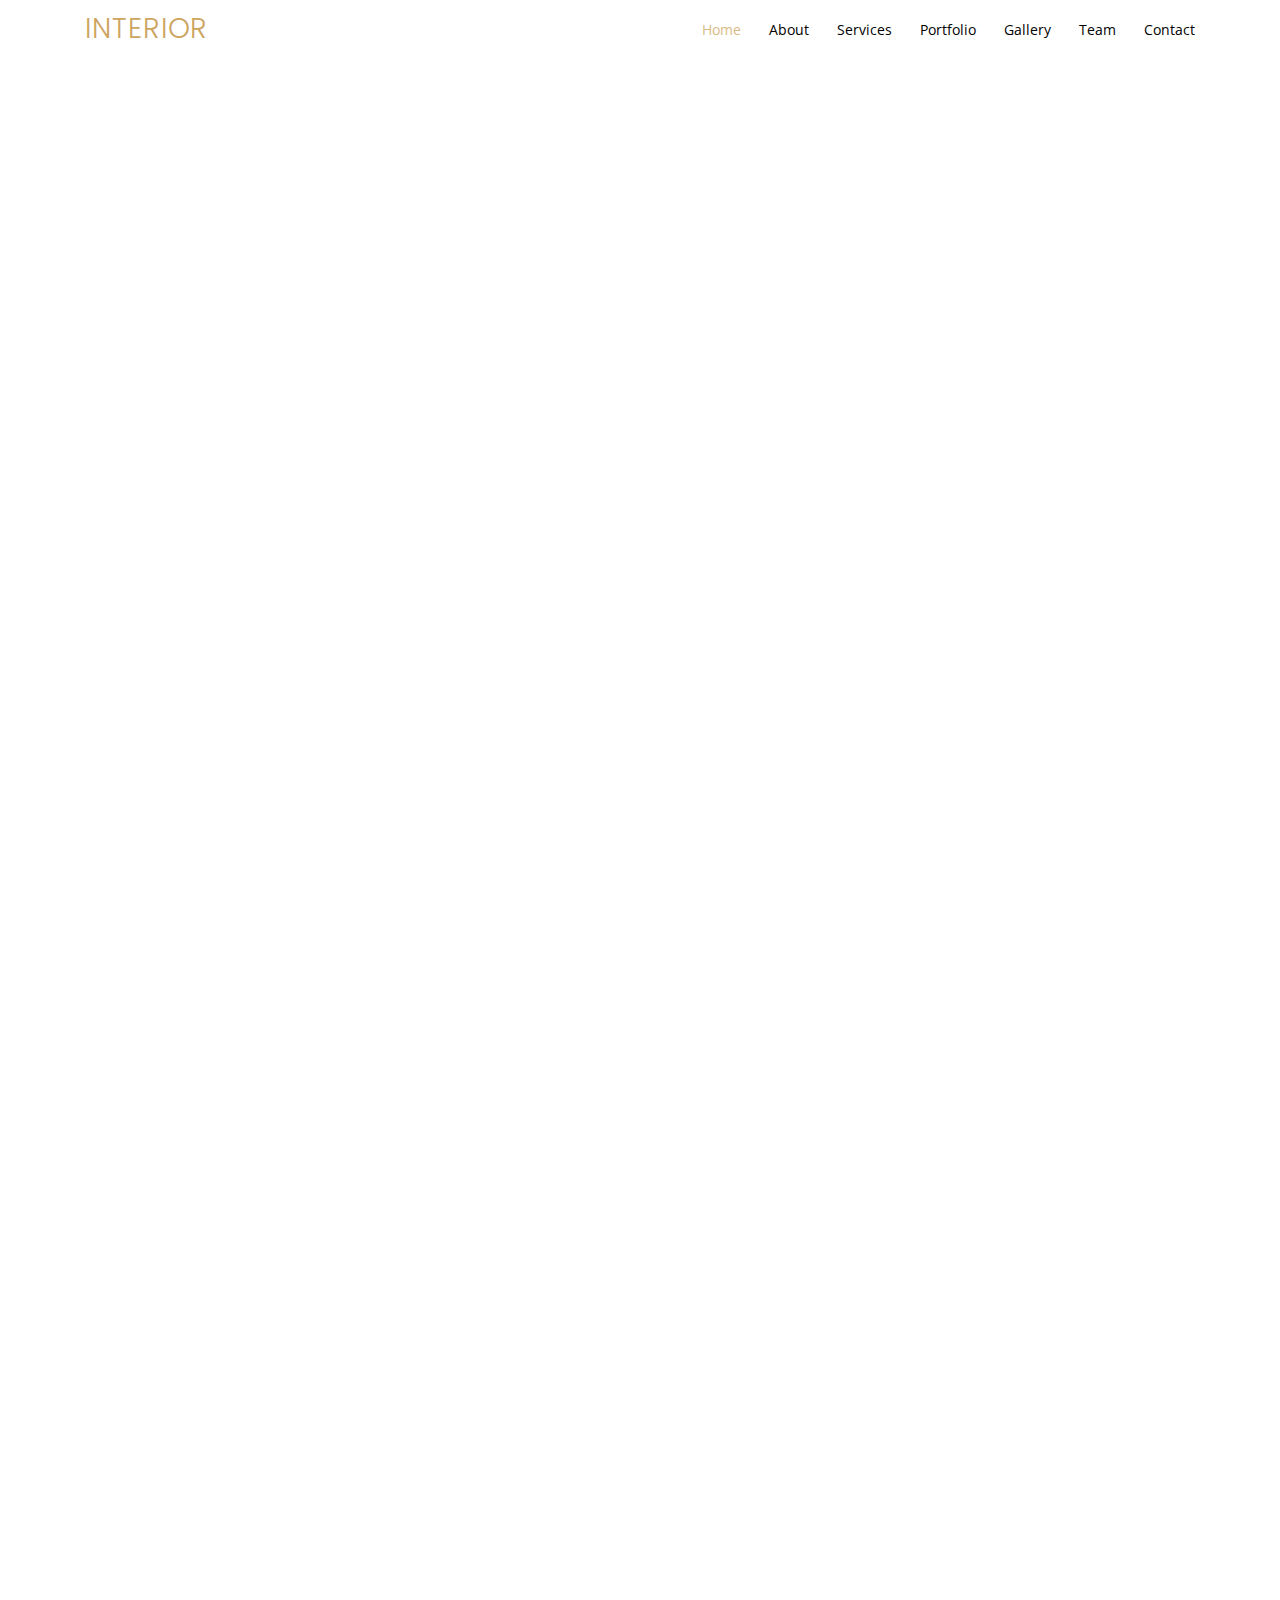
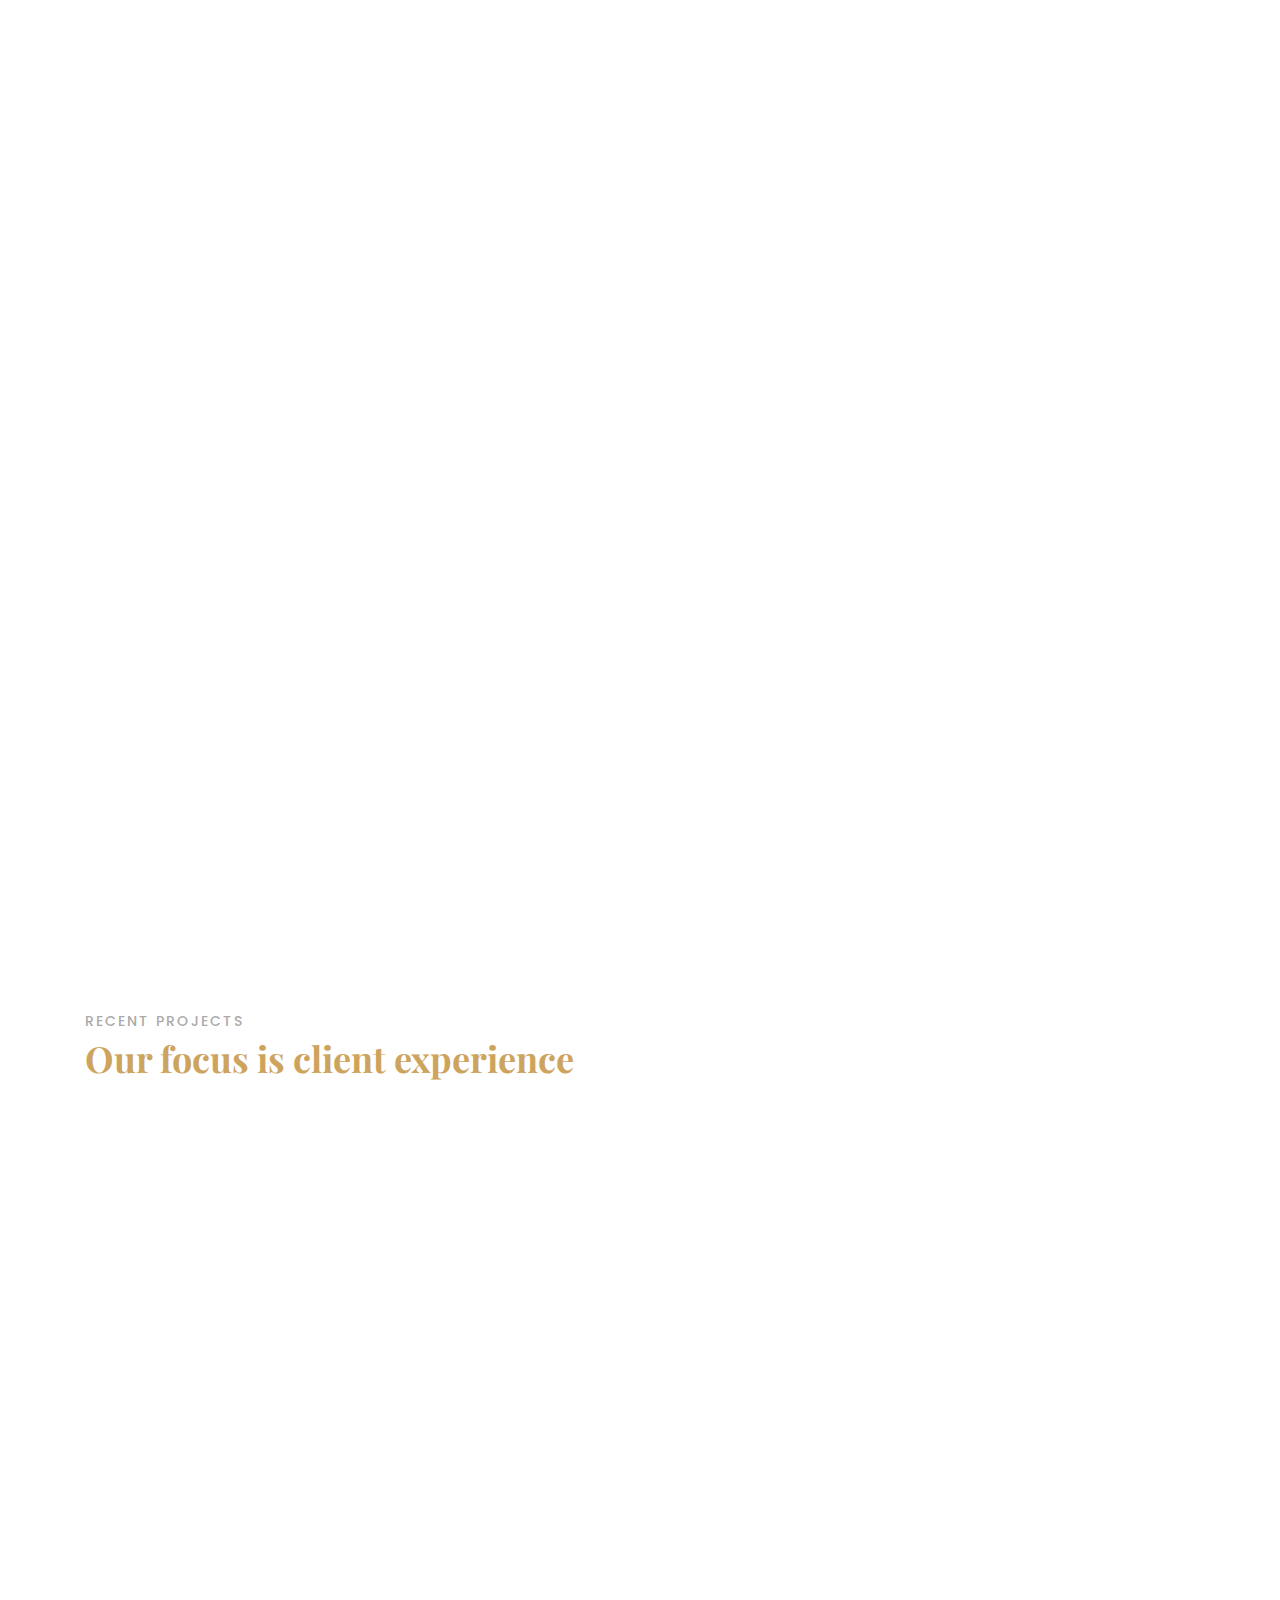
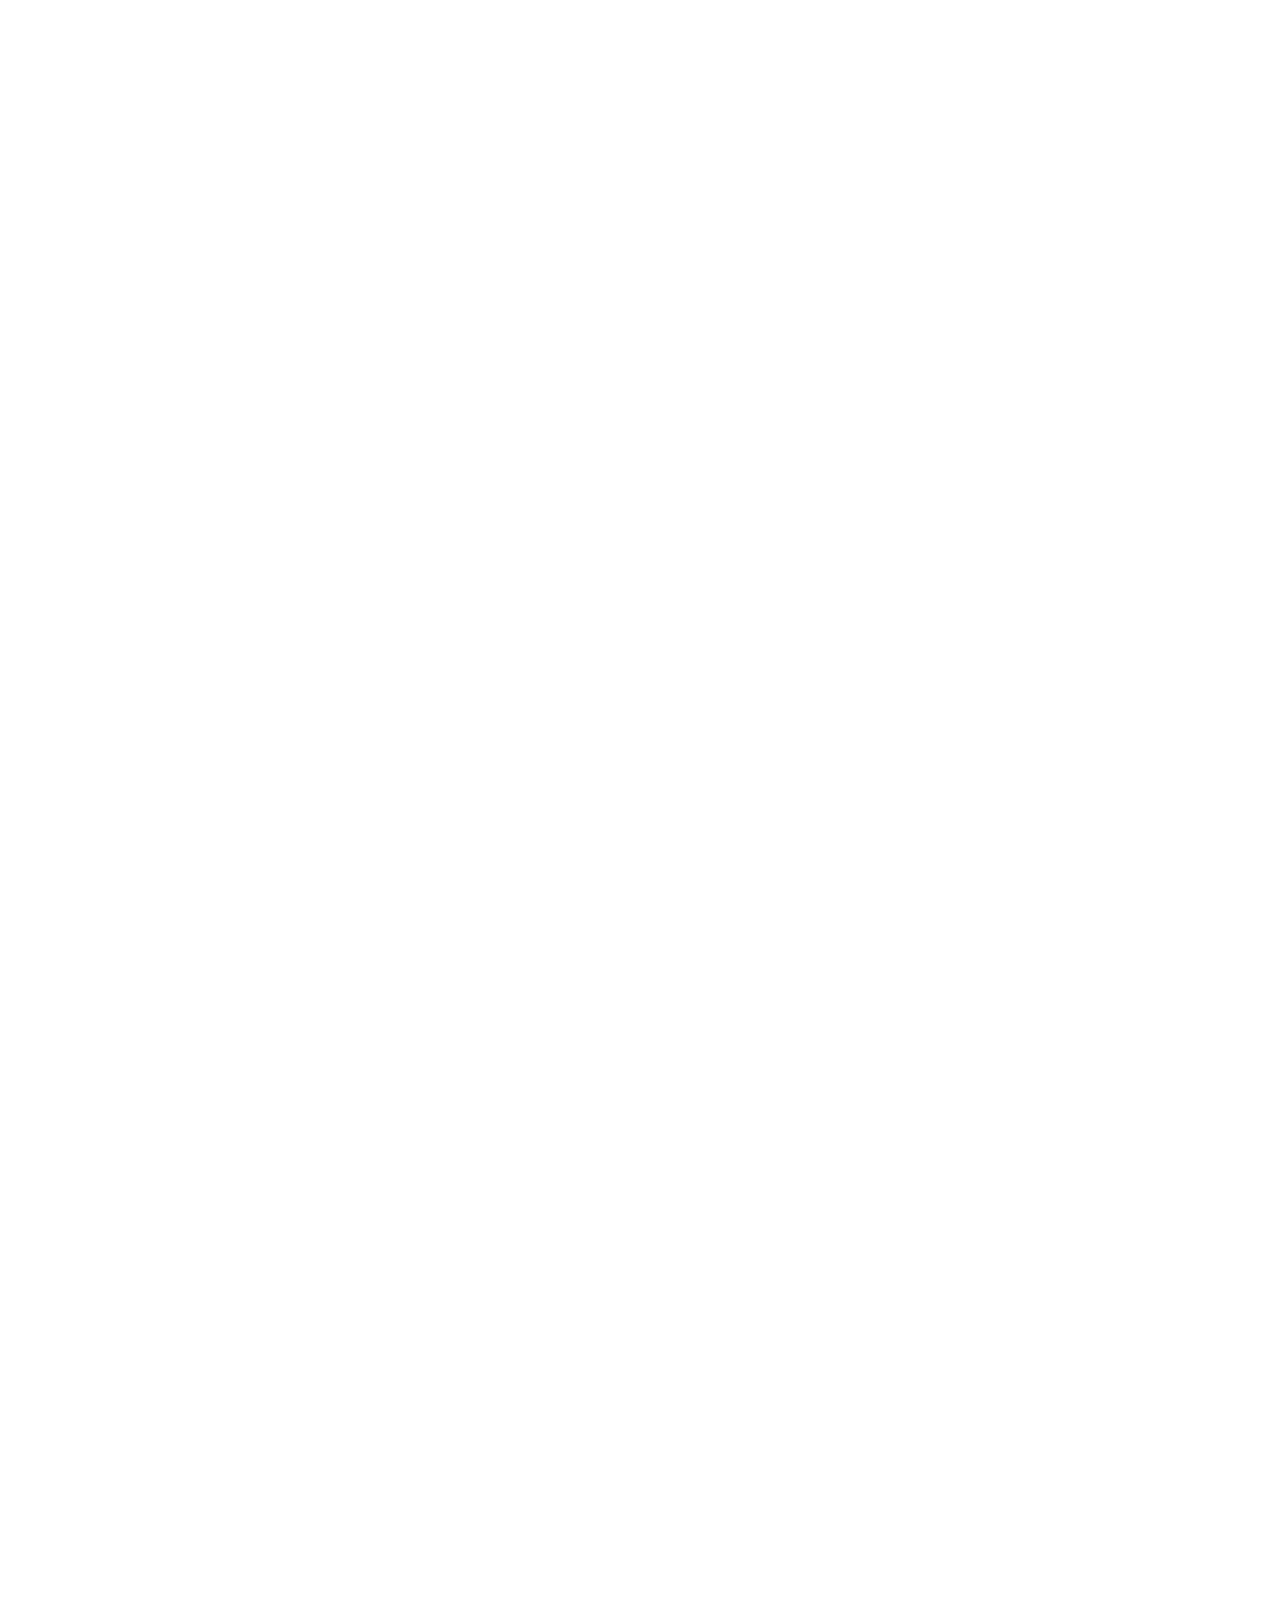
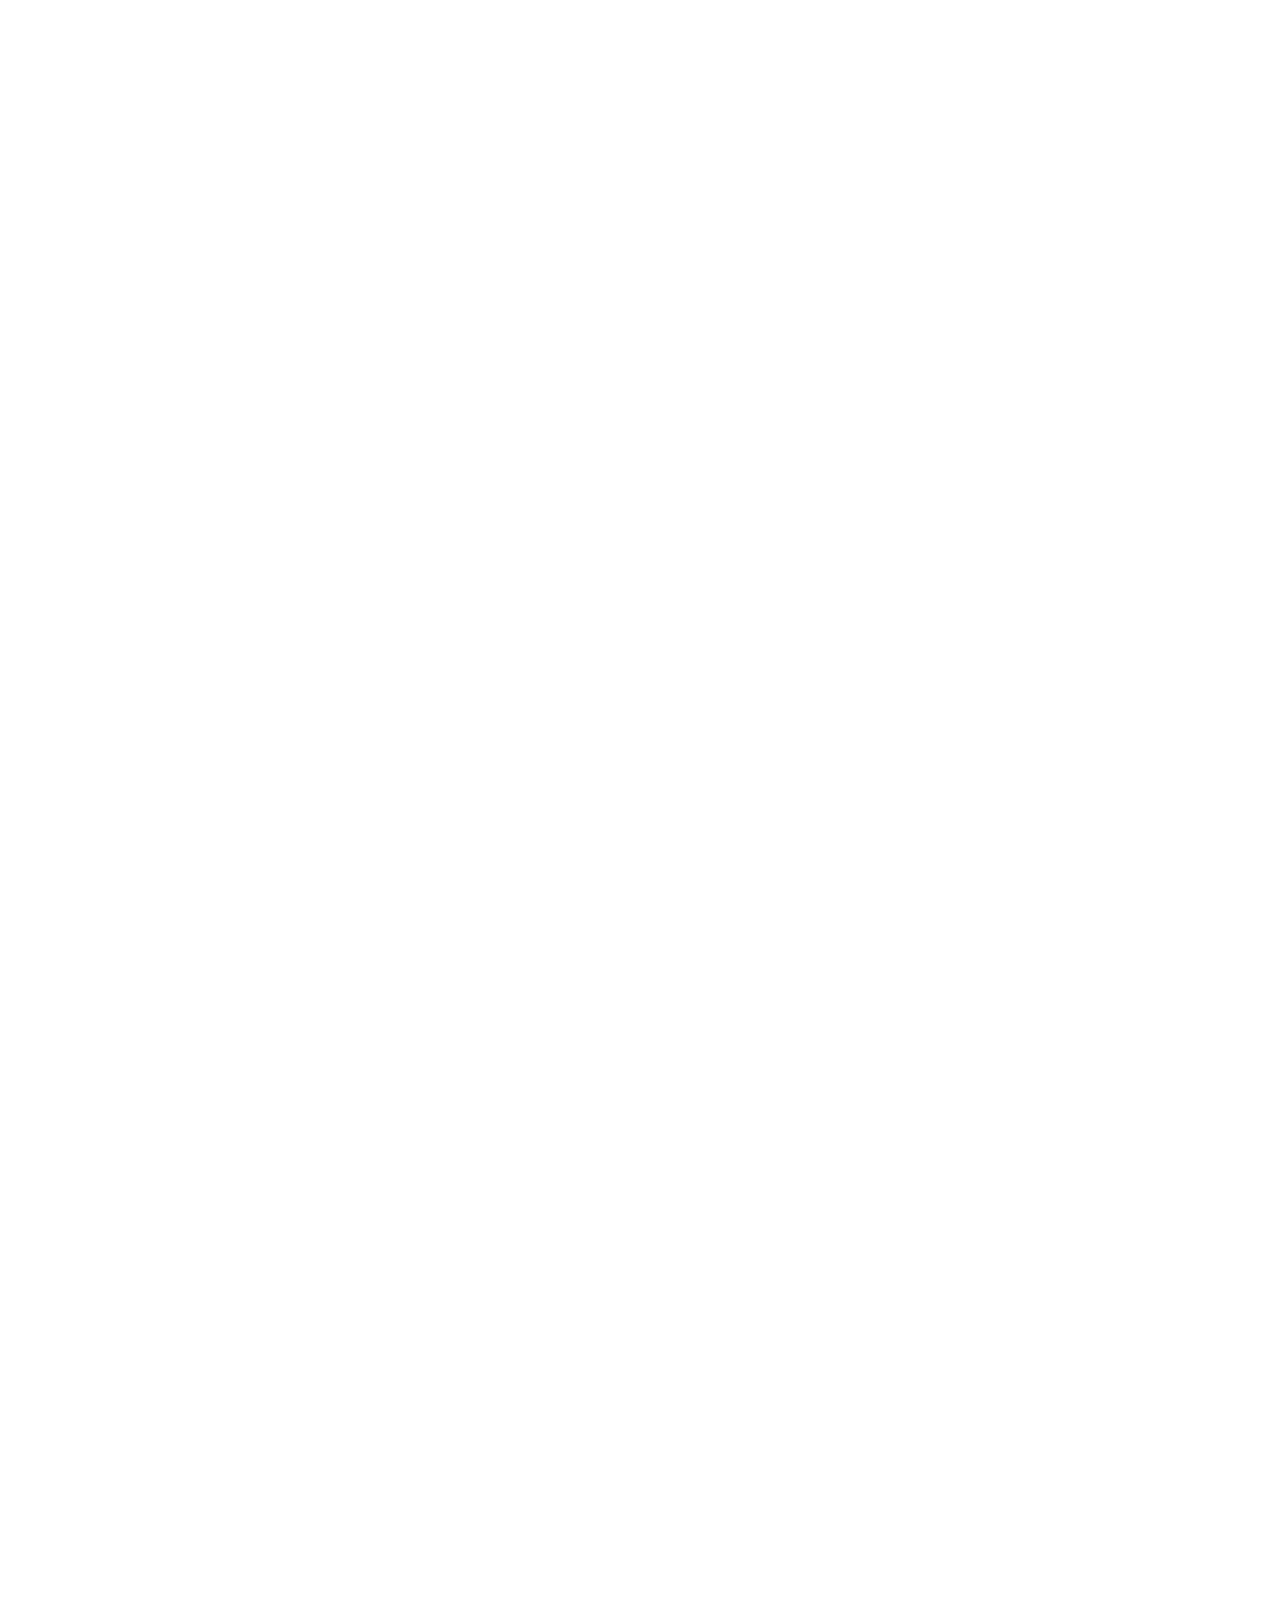
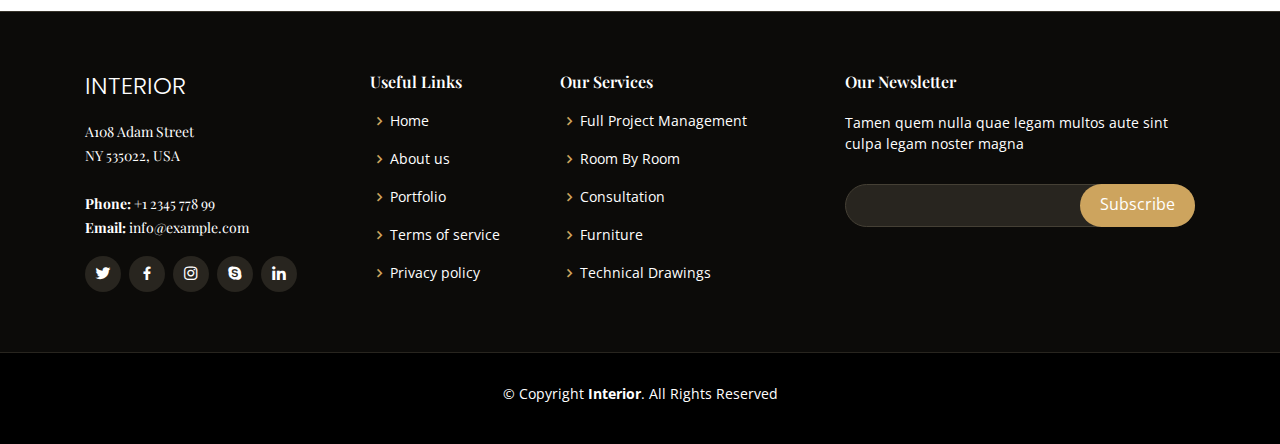
<file: index.html>
<!DOCTYPE html>
<html lang="en">

<head>
  <meta charset="utf-8">
  <meta content="width=device-width, initial-scale=1.0" name="viewport">

  <title>Interior</title>
  <meta content="" name="descriptison">
  <meta content="" name="keywords">

  <!-- Favicons -->
  <link href="assets/img/favicon.png" rel="icon">
  <link href="assets/img/apple-touch-icon.png" rel="apple-touch-icon">

  <!-- Google Fonts -->
  <link href="https://fonts.googleapis.com/css?family=Open+Sans:300,300i,400,400i,600,600i,700,700i|Playfair+Display:ital,wght@0,400;0,500;0,600;0,700;1,400;1,500;1,600;1,700|Poppins:300,300i,400,400i,500,500i,600,600i,700,700i" rel="stylesheet">

  <!-- Vendor CSS Files -->
  <link href="assets/vendor/bootstrap/css/bootstrap.min.css" rel="stylesheet">
  <link href="assets/vendor/icofont/icofont.min.css" rel="stylesheet">
  <link href="assets/vendor/boxicons/css/boxicons.min.css" rel="stylesheet">
  <link href="assets/vendor/animate.css/animate.min.css" rel="stylesheet">
  <link href="assets/vendor/owl.carousel/assets/owl.carousel.min.css" rel="stylesheet">
  <link href="assets/vendor/venobox/venobox.css" rel="stylesheet">
  <link href="assets/vendor/aos/aos.css" rel="stylesheet">

  <!-- Template Main CSS File -->
  <link href="assets/css/style.css" rel="stylesheet">

  <!-- =======================================================
  * Template Name: Restaurantly - v1.1.0
  * Template URL: https://bootstrapmade.com/restaurantly-restaurant-template/
  * Author: BootstrapMade.com
  * License: https://bootstrapmade.com/license/
  ======================================================== -->
</head>

<body>



<header id="header" class="fixed-top" >
    <div class="container d-flex align-items-center">

      <h1 class="logo mr-auto"><a href="index.html">Interior</a></h1>
      <!-- Uncomment below if you prefer to use an image logo -->
      <!-- <a href="index.html" class="logo mr-auto"><img src="assets/img/logo.png" alt="" class="img-fluid"></a>-->

      <nav class="nav-menu d-none d-lg-block">
        <ul>
          <li class="active"><a href="index.html">Home</a></li>
          <li><a href="#about">About</a></li>
            <li><a href="#services">Services</a></li>
          <li><a href="#portfolio">Portfolio</a></li>
<!--          <li><a href="#events">Events</a></li>-->
          <li><a href="#gallery">Gallery</a></li>
          <li><a href="#chefs">Team</a></li>
          <li><a href="#contact">Contact</a></li>

        </ul>
      </nav><!-- .nav-menu -->

    </div>
    
</header>
   
 <!--    Home page -->
  <section id="carouselExampleIndicators" class="carousel slide" data-ride="carousel">
    <ol class="carousel-indicators">
      <li data-target="#carouselExampleIndicators" data-slide-to="0" class="active"></li>
      <li data-target="#carouselExampleIndicators" data-slide-to="1"></li>
      <li data-target="#carouselExampleIndicators" data-slide-to="2"></li>
    </ol>
    <div class="carousel-inner" role="listbox">
      <!-- Slide One - Set the background image for this slide in the line below -->
      <div class="carousel-item active" style="background-image: url('https://llidesign.co.uk/assets/img/slider-img/Bishopswood%20-%20Dining%20Room.jpg')">
        <div class="carousel-caption d-none d-md-block">
          <h2 class="display-4"></h2>
          <p class="lead"></p>
        </div>
      </div>
      <!-- Slide Two - Set the background image for this slide in the line below -->
      <div class="carousel-item" style="background-image: url('https://www.janinestone.com/wp-content/uploads/2018/07/Janine_Stone_Luxury_Interior_Design_London_Rooms-2000x1216.jpg')">
        <div class="carousel-caption d-none d-md-block">
          <h2 class="display-4"></h2>
          <p class="lead"></p>
        </div>
      </div>
      <!-- Slide Three - Set the background image for this slide in the line below -->
      <div class="carousel-item" style="background-image: url('https://llidesign.co.uk/assets/img/slider-img/Bishopswood%20-%20Contemporary%20Kitchen%20and%20dining%20room.jpg')">
        <div class="carousel-caption d-none d-md-block">
          <h2 class="display-4"></h2>
          <p class="lead"></p>
        </div>
      </div>
    </div>
    <a class="carousel-control-prev" href="#carouselExampleIndicators" role="button" data-slide="prev">
          <span class="carousel-control-prev-icon" aria-hidden="true"></span>
          <span class="sr-only">Previous</span>
        </a>
    <a class="carousel-control-next" href="#carouselExampleIndicators" role="button" data-slide="next">
          <span class="carousel-control-next-icon" aria-hidden="true"></span>
          <span class="sr-only">Next</span>
        </a>
  </section>
   <!--  end   Home page -->
      


    
      
  <main id="main">
    <!-- ======= About Section ======= -->
    <section id="about" class="about">
      <div class="container" data-aos="fade-up">

        <div class="row">
          <div class="col-lg-6 order-1 order-lg-2" data-aos="zoom-in" data-aos-delay="100">
            <div class="about-img">
              <img src="assets/img/livingroom.jpg" alt="">
            </div>
          </div>
          <div class="col-lg-6 pt-4 pt-lg-0 order-2 order-lg-1 content">
            <h2>"Quality is never an accident; it is always the result of intelligent effort."</h2>
            <p class="font-italic">
             We create homes that are truly handcrafted, where our clients will live life, love and laugh. It is our privilege and great responsibility to design such intimate and personalised spaces to be enjoyed in the company of friends, family and loved ones. How we achieve such exceptional results is underpinned by our approach to design.
            </p>
            <ul>
              <li><i class="icofont-check-circled"></i> Recent work includes substantial family homes in India, Abu Dhabi, Dubai and Brussels.</li>
              <li><i class="icofont-check-circled"></i> Private apartments in New York, Miami, Athens, Paris and China and a 19-seat private jet.</li>
              <li><i class="icofont-check-circled"></i>Commercial projects in London and the UAE </li>
            </ul>
            <p>
              A tailor cuts his cloth, as we design interiors. We don’t have a house style, because it’s our belief that a luxury interior is only achieved when it’s made bespoke to those who have inspired it.
            </p>
          </div>
        </div>

      </div>
        
    </section><!-- End About Section -->
        
      <!-- ======= Services Section ======= -->
    <section id="services" class="services section-bg">
      <div class="container" data-aos="fade-up">

        <div class="section-title">
          <h2>Services</h2>
          <p>Discover an easy and flexible solution to your interior needs.Begin with an initial consultation to create your tailored design package.</p>
        </div>

        <div class="row">
          <div class="col-xl-3 col-md-6 d-flex align-items-stretch" data-aos="zoom-in" data-aos-delay="100">
            <div class="icon-box">
              <div class="icon"><i class="bx bx-user r"></i></div>
              <h4><a href="">Consultation</a></h4>
              <p>Begin with an initial consultation to create your tailored design package.Working with you and your budget, Interior offer a refreshingly personal interior design service. Removing the worries and hassles of home renovation, furnishing or decoration. Interior design services start at £150 per hour</p>
            </div>
          </div>

          <div class="col-xl-3 col-md-6 d-flex align-items-stretch mt-4 mt-md-0" data-aos="zoom-in" data-aos-delay="200">
            <div class="icon-box">
              <div class="icon"><i class="bx bx-file"></i></div>
              <h4><a href="">Full Project Management</a></h4>
              <p>Enjoy full peace of mind with an entire home renovation.Not only will we assist with layouts, flooring, wallpapers, furnishings, colour blends, decoration and bespoke storage solutions, designed around you, we will also recommend and collaborate with local architects and trusted builders and tradespeople.</p>
            </div>
          </div>

          <div class="col-xl-3 col-md-6 d-flex align-items-stretch mt-4 mt-xl-0" data-aos="zoom-in" data-aos-delay="300">
            <div class="icon-box">
              <div class="icon"><i class="bx bx-tachometer"></i></div>
              <h4><a href="">Room By Room</a></h4>
              <p>If you need our interior design services only, we can work with you on a room by room basis to help you create the perfect environment for you and your family.Working with us allows you to plan your budget before you even pick up the phone to speak with us, and our full interior design packages appeal greatly to clients who want to do one or two rooms this year, and add more later.</p>
            </div>
          </div>

          <div class="col-xl-3 col-md-6 d-flex align-items-stretch mt-4 mt-xl-0" data-aos="zoom-in" data-aos-delay="400">
            <div class="icon-box">
              <div class="icon"><i class="bx bx-home"></i></div>
              <h4><a href="">interior architecture</a></h4>
              <p>We create exceptional living spaces, beautifully designed & meticulously delivered to maximise contemporary living requirements. We tailor each individual scheme to suit your style and budget while emphasising your own personality, taste and design flair.</p>
            </div>
          </div>

        </div>

      </div>
    </section><!-- End Services Section -->
      
    
      
     <!-- ======= Works Section ======= -->
    <section id="portfolio" class="section site-portfolio">
      <div class="container">
           <div class="section-title">
          <h2>Recent Projects</h2>
          <p>Our focus is client experience</p>
        </div>

        <div id="portfolio-grid" class="row no-gutter" data-aos="fade-up" data-aos-delay="200">
          <div class="item web col-sm-6 col-md-4 col-lg-4 mb-4">
            <a href="bedroom.html" class="item-wrap fancybox">
              <div class="work-info">
                <h3>Bedroom</h3>
                <span>A bedroom that truly creates natural material cravings</span>
              </div>
              <img class="img-fluid" src="assets/img/gallery/ro.jpg">
            </a>
          </div>
          <div class="item photography col-sm-6 col-md-4 col-lg-4 mb-4">
            <a href="dinnigRoom.html" class="item-wrap fancybox">
              <div class="work-info">
                <h3>Dining Room</h3>
                <span>Dive into a dining room that’s luxurious in more than one way</span>
              </div>
              <img class="img-fluid" src="assets/img/gallery/di.jpg">
            </a>
          </div>
          <div class="item branding col-sm-6 col-md-4 col-lg-4 mb-4">
            <a href="kidRoom.html" class="item-wrap fancybox">
              <div class="work-info">
                <h3>Kid room</h3>
                <span>Furniture that brings the imagination to life</span>
              </div>
              <img class="img-fluid" src="assets/img/gallery/ki2.jpg">
            </a>
          </div>
          <div class="item design col-sm-6 col-md-4 col-lg-4 mb-4">
            <a href="livingRoom.html" class="item-wrap fancybox">
              <div class="work-info">
                <h3>Living room</h3>
                <span>stylish and storage-friendly</span>
              </div>
              <img class="img-fluid" src="assets/img/gallery/li.jpg">
            </a>
          </div>
          <div class="item photography col-sm-6 col-md-4 col-lg-4 mb-4">
            <a href="kid.html" class="item-wrap fancybox">
              <div class="work-info">
                <h3>Kid room</h3>
                <span>A space for fairy tales and relaxation</span>
              </div>
              <img class="img-fluid" src="assets/img/gallery/ki.jpg">
            </a>
          </div>
          <div class="item branding col-sm-6 col-md-4 col-lg-4 mb-4">
            <a href="room.html" class="item-wrap fancybox">
              <div class="work-info">
                <h3>Bedroom</h3>
                <span>A multi-use room</span>
              </div>
              <img class="img-fluid" src="assets/img/gallery/ro2.jpg">
            </a>
          </div>
        </div>
      </div>
    </section><!-- End  Works Section -->

     
      
    

    <!-- ======= Testimonials Section ======= -->
    <section id="testimonials" class="testimonials section-bg">
      <div class="container" data-aos="fade-up">

        <div class="section-title">
          <h2>Testimonials</h2>
          <p>What they're saying about us</p>
        </div>

        <div class="owl-carousel testimonials-carousel" data-aos="zoom-in" data-aos-delay="100">

          <div class="testimonial-item">
            <p>
              <i class="bx bxs-quote-alt-left quote-icon-left"></i>
              Proin iaculis purus consequat sem cure digni ssim donec porttitora entum suscipit rhoncus. Accusantium quam, ultricies eget id, aliquam eget nibh et. Maecen aliquam, risus at semper.
              <i class="bx bxs-quote-alt-right quote-icon-right"></i>
            </p>
            <img src="assets/img/testimonials/testimonials-1.jpg" class="testimonial-img" alt="">
            <h3>Saul Goodman</h3>
            <h4>Ceo &amp; Founder</h4>
          </div>

          <div class="testimonial-item">
            <p>
              <i class="bx bxs-quote-alt-left quote-icon-left"></i>
              Export tempor illum tamen malis malis eram quae irure esse labore quem cillum quid cillum eram malis quorum velit fore eram velit sunt aliqua noster fugiat irure amet legam anim culpa.
              <i class="bx bxs-quote-alt-right quote-icon-right"></i>
            </p>
            <img src="assets/img/testimonials/testimonials-2.jpg" class="testimonial-img" alt="">
            <h3>Sara Wilsson</h3>
            <h4>Designer</h4>
          </div>

          <div class="testimonial-item">
            <p>
              <i class="bx bxs-quote-alt-left quote-icon-left"></i>
              Enim nisi quem export duis labore cillum quae magna enim sint quorum nulla quem veniam duis minim tempor labore quem eram duis noster aute amet eram fore quis sint minim.
              <i class="bx bxs-quote-alt-right quote-icon-right"></i>
            </p>
            <img src="assets/img/testimonials/testimonials-3.jpg" class="testimonial-img" alt="">
            <h3>Jena Karlis</h3>
            <h4>Store Owner</h4>
          </div>

          <div class="testimonial-item">
            <p>
              <i class="bx bxs-quote-alt-left quote-icon-left"></i>
              Fugiat enim eram quae cillum dolore dolor amet nulla culpa multos export minim fugiat minim velit minim dolor enim duis veniam ipsum anim magna sunt elit fore quem dolore labore illum veniam.
              <i class="bx bxs-quote-alt-right quote-icon-right"></i>
            </p>
            <img src="assets/img/testimonials/testimonials-4.jpg" class="testimonial-img" alt="">
            <h3>Matt Brandon</h3>
            <h4>Freelancer</h4>
          </div>

          <div class="testimonial-item">
            <p>
              <i class="bx bxs-quote-alt-left quote-icon-left"></i>
              Quis quorum aliqua sint quem legam fore sunt eram irure aliqua veniam tempor noster veniam enim culpa labore duis sunt culpa nulla illum cillum fugiat legam esse veniam culpa fore nisi cillum quid.
              <i class="bx bxs-quote-alt-right quote-icon-right"></i>
            </p>
            <img src="assets/img/testimonials/testimonials-5.jpg" class="testimonial-img" alt="">
            <h3>John Larson</h3>
            <h4>Entrepreneur</h4>
          </div>

        </div>

      </div>
    </section><!-- End Testimonials Section -->

    <!-- ======= Gallery Section ======= -->
    <section id="gallery" class="gallery">

      <div class="container" data-aos="fade-up">
        <div class="section-title">
          <h2>Gallery</h2>
          <p>Some photos from Our projects</p>
        </div>
      </div>

      <div class="container-fluid" data-aos="fade-up" data-aos-delay="100">

        <div class="row no-gutters">

          <div class="col-lg-3 col-md-4">
            <div class="gallery-item">
              <a href="assets/img/gallery/g1.jpg" class="venobox" data-gall="gallery-item">
                <img src="assets/img/gallery/g1.jpg" alt="" class="img-fluid">
              </a>
            </div>
          </div>

          <div class="col-lg-3 col-md-4">
            <div class="gallery-item">
              <a href="assets/img/gallery/g2.jpg" class="venobox" data-gall="gallery-item">
                <img src="assets/img/gallery/g2.jpg" alt="" class="img-fluid">
              </a>
            </div>
          </div>

          <div class="col-lg-3 col-md-4">
            <div class="gallery-item">
              <a href="assets/img/gallery/g3.jpg" class="venobox" data-gall="gallery-item">
                <img src="assets/img/gallery/g3.jpg" alt="" class="img-fluid">
              </a>
            </div>
          </div>

          <div class="col-lg-3 col-md-4">
            <div class="gallery-item">
              <a href="assets/img/gallery/g4.jpg" class="venobox" data-gall="gallery-item">
                <img src="assets/img/gallery/g4.jpg" alt="" class="img-fluid">
              </a>
            </div>
          </div>

          <div class="col-lg-3 col-md-4">
            <div class="gallery-item">
              <a href="assets/img/gallery/g5.jpg" class="venobox" data-gall="gallery-item">
                <img src="assets/img/gallery/g5.jpg" alt="" class="img-fluid">
              </a>
            </div>
          </div>

          <div class="col-lg-3 col-md-4">
            <div class="gallery-item">
              <a href="assets/img/gallery/g6.jpg" class="venobox" data-gall="gallery-item">
                <img src="assets/img/gallery/g6.jpg" alt="" class="img-fluid">
              </a>
            </div>
          </div>

          <div class="col-lg-3 col-md-4">
            <div class="gallery-item">
              <a href="assets/img/gallery/g7.jpg" class="venobox" data-gall="gallery-item">
                <img src="assets/img/gallery/g7.jpg" alt="" class="img-fluid">
              </a>
            </div>
          </div>

          <div class="col-lg-3 col-md-4">
            <div class="gallery-item">
              <a href="assets/img/gallery/g8.jpg" class="venobox" data-gall="gallery-item">
                <img src="assets/img/gallery/g8.jpg" alt="" class="img-fluid">
              </a>
            </div>
          </div>

        </div>

      </div>
    </section><!-- End Gallery Section -->

    <!-- ======= Chefs Section ======= -->
    <section id="chefs" class="chefs">
      <div class="container" data-aos="fade-up">

        <div class="section-title">
          <h2>Team</h2>
          <p>Our Proffesional Designers</p>
        </div>

        <div class="row">

          <div class="col-lg-4 col-md-6">
            <div class="member" data-aos="zoom-in" data-aos-delay="100">
              <img src="assets/img/chefs/team-1.jpg" class="img-fluid" alt="">
              <div class="member-info">
                <div class="member-info-content">
                  <h4>Walter White</h4>
                  <span>20+ Years experience in the field of luxury furniture</span>
                </div>
                <div class="social">
                  <a href=""><i class="icofont-twitter"></i></a>
                  <a href=""><i class="icofont-facebook"></i></a>
                  <a href=""><i class="icofont-instagram"></i></a>
                  <a href=""><i class="icofont-linkedin"></i></a>
                </div>
              </div>
            </div>
          </div>

          <div class="col-lg-4 col-md-6">
            <div class="member" data-aos="zoom-in" data-aos-delay="200">
              <img src="assets/img/chefs/team-2.jpg" class="img-fluid" alt="">
              <div class="member-info">
                <div class="member-info-content">
                  <h4>Sarah Jhonson</h4>
                  <span>5+ years experience with luxury residential interiors and a member of the NW3 Interiors team for 3 years.</span>
                </div>
                <div class="social">
                  <a href=""><i class="icofont-twitter"></i></a>
                  <a href=""><i class="icofont-facebook"></i></a>
                  <a href=""><i class="icofont-instagram"></i></a>
                  <a href=""><i class="icofont-linkedin"></i></a>
                </div>
              </div>
            </div>
          </div>

          <div class="col-lg-4 col-md-6">
            <div class="member" data-aos="zoom-in" data-aos-delay="300">
              <img src="assets/img/chefs/team-3.jpg" class="img-fluid" alt="">
              <div class="member-info">
                <div class="member-info-content">
                  <h4>William Anderson</h4>
                  <span>Registered interior designer and an Associate of the British Institute of Interior Design.</span>
                </div>
                <div class="social">
                  <a href=""><i class="icofont-twitter"></i></a>
                  <a href=""><i class="icofont-facebook"></i></a>
                  <a href=""><i class="icofont-instagram"></i></a>
                  <a href=""><i class="icofont-linkedin"></i></a>
                </div>
              </div>
            </div>
          </div>

        </div>

      </div>
    </section><!-- End Chefs Section -->

    <!-- ======= Contact Section ======= -->
    <section id="contact" class="contact">
      <div class="container" data-aos="fade-up">

        <div class="section-title">
          <h2>Contact</h2>
          <p>Contact Us</p>
        </div>
      </div>

      <div data-aos="fade-up">
        <iframe style="border:0; width: 100%; height: 350px;" src="https://www.google.com/maps/embed?pb=!1m14!1m8!1m3!1d12097.433213460943!2d-74.0062269!3d40.7101282!3m2!1i1024!2i768!4f13.1!3m3!1m2!1s0x0%3A0xb89d1fe6bc499443!2sDowntown+Conference+Center!5e0!3m2!1smk!2sbg!4v1539943755621" frameborder="0" allowfullscreen></iframe>
      </div>

      <div class="container" data-aos="fade-up">

        <div class="row mt-5">

          <div class="col-lg-4">
            <div class="info">
              <div class="address">
                <i class="icofont-google-map"></i>
                <h4>Location:</h4>
                <p>A108 Adam Street, New York, NY 535022</p>
              </div>

              <div class="open-hours">
                <i class="icofont-clock-time icofont-rotate-90"></i>
                <h4>Open Hours:</h4>
                <p>
                  Monday-Saturday:<br>
                  11:00 AM - 2300 PM
                </p>
              </div>

              <div class="email">
                <i class="icofont-envelope"></i>
                <h4>Email:</h4>
                <p>info@example.com</p>
              </div>

              <div class="phone">
                <i class="icofont-phone"></i>
                <h4>Call:</h4>
                <p>+1 5589 55488 55s</p>
              </div>

            </div>

          </div>

          <div class="col-lg-8 mt-5 mt-lg-0">

            <form action="forms/contact.php" method="post" role="form" class="php-email-form">
              <div class="form-row">
                <div class="col-md-6 form-group">
                  <input type="text" name="name" class="form-control" id="name" placeholder="Your Name" data-rule="minlen:4" data-msg="Please enter at least 4 chars" />
                  <div class="validate"></div>
                </div>
                <div class="col-md-6 form-group">
                  <input type="email" class="form-control" name="email" id="email" placeholder="Your Email" data-rule="email" data-msg="Please enter a valid email" />
                  <div class="validate"></div>
                </div>
              </div>
              <div class="form-group">
                <input type="text" class="form-control" name="subject" id="subject" placeholder="Subject" data-rule="minlen:4" data-msg="Please enter at least 8 chars of subject" />
                <div class="validate"></div>
              </div>
              <div class="form-group">
                <textarea class="form-control" name="message" rows="8" data-rule="required" data-msg="Please write something for us" placeholder="Message"></textarea>
                <div class="validate"></div>
              </div>
              <div class="mb-3">
                <div class="loading">Loading</div>
                <div class="error-message"></div>
                <div class="sent-message">Your message has been sent. Thank you!</div>
              </div>
              <div class="text-center"><button type="submit">Send Message</button></div>
            </form>

          </div>

        </div>

      </div>
    </section><!-- End Contact Section -->

  </main><!-- End #main -->

  <!-- ======= Footer ======= -->
  <footer id="footer">
    <div class="footer-top">
      <div class="container">
        <div class="row">

          <div class="col-lg-3 col-md-6">
            <div class="footer-info">
              <h3>Interior</h3>
              <p>
                A108 Adam Street <br>
                NY 535022, USA<br><br>
                <strong>Phone:</strong> +1 2345 778 99<br>
                <strong>Email:</strong> info@example.com<br>
              </p>
              <div class="social-links mt-3">
                <a href="#" class="twitter"><i class="bx bxl-twitter"></i></a>
                <a href="#" class="facebook"><i class="bx bxl-facebook"></i></a>
                <a href="#" class="instagram"><i class="bx bxl-instagram"></i></a>
                <a href="#" class="google-plus"><i class="bx bxl-skype"></i></a>
                <a href="#" class="linkedin"><i class="bx bxl-linkedin"></i></a>
              </div>
            </div>
          </div>

          <div class="col-lg-2 col-md-6 footer-links">
            <h4>Useful Links</h4>
            <ul>
              <li><i class="bx bx-chevron-right"></i> <a href="#">Home</a></li>
              <li><i class="bx bx-chevron-right"></i> <a href="#">About us</a></li>
              <li><i class="bx bx-chevron-right"></i> <a href="#">Portfolio</a></li>
              <li><i class="bx bx-chevron-right"></i> <a href="#">Terms of service</a></li>
              <li><i class="bx bx-chevron-right"></i> <a href="#">Privacy policy</a></li>
            </ul>
          </div>

          <div class="col-lg-3 col-md-6 footer-links">
            <h4>Our Services</h4>
            <ul>
              <li><i class="bx bx-chevron-right"></i> <a href="#">Full Project Management</a></li>
              <li><i class="bx bx-chevron-right"></i> <a href="#">Room By Room</a></li>
              <li><i class="bx bx-chevron-right"></i> <a href="#">Consultation</a></li>
              <li><i class="bx bx-chevron-right"></i> <a href="#">Furniture</a></li>
              <li><i class="bx bx-chevron-right"></i> <a href="#">Technical Drawings</a></li>
            </ul>
          </div>

          <div class="col-lg-4 col-md-6 footer-newsletter">
            <h4>Our Newsletter</h4>
            <p>Tamen quem nulla quae legam multos aute sint culpa legam noster magna</p>
            <form action="" method="post">
              <input type="email" name="email"><input type="submit" value="Subscribe">
            </form>

          </div>

        </div>
      </div>
    </div>

    <div class="container">
      <div class="copyright">
        &copy; Copyright <strong><span>Interior</span></strong>. All Rights Reserved
      </div>
      <div class="credits">
        <!-- All the links in the footer should remain intact. -->
        <!-- You can delete the links only if you purchased the pro version. -->
        <!-- Licensing information: https://bootstrapmade.com/license/ -->
        <!-- Purchase the pro version with working PHP/AJAX contact form: https://bootstrapmade.com/restaurantly-restaurant-template/ -->
     
      </div>
    </div>
  </footer><!-- End Footer -->

  <div id="preloader"></div>
  <a href="#" class="back-to-top"><i class="bx bx-up-arrow-alt"></i></a>

  <!-- Vendor JS Files -->
  <script src="assets/vendor/jquery/jquery.min.js"></script>
  <script src="assets/vendor/bootstrap/js/bootstrap.bundle.min.js"></script>
  <script src="assets/vendor/jquery.easing/jquery.easing.min.js"></script>
  <script src="assets/vendor/php-email-form/validate.js"></script>
  <script src="assets/vendor/owl.carousel/owl.carousel.min.js"></script>
  <script src="assets/vendor/isotope-layout/isotope.pkgd.min.js"></script>
  <script src="assets/vendor/venobox/venobox.min.js"></script>
  <script src="assets/vendor/aos/aos.js"></script>

  <!-- Template Main JS File -->
  <script src="assets/js/main.js"></script>

</body>

</html>
</file>
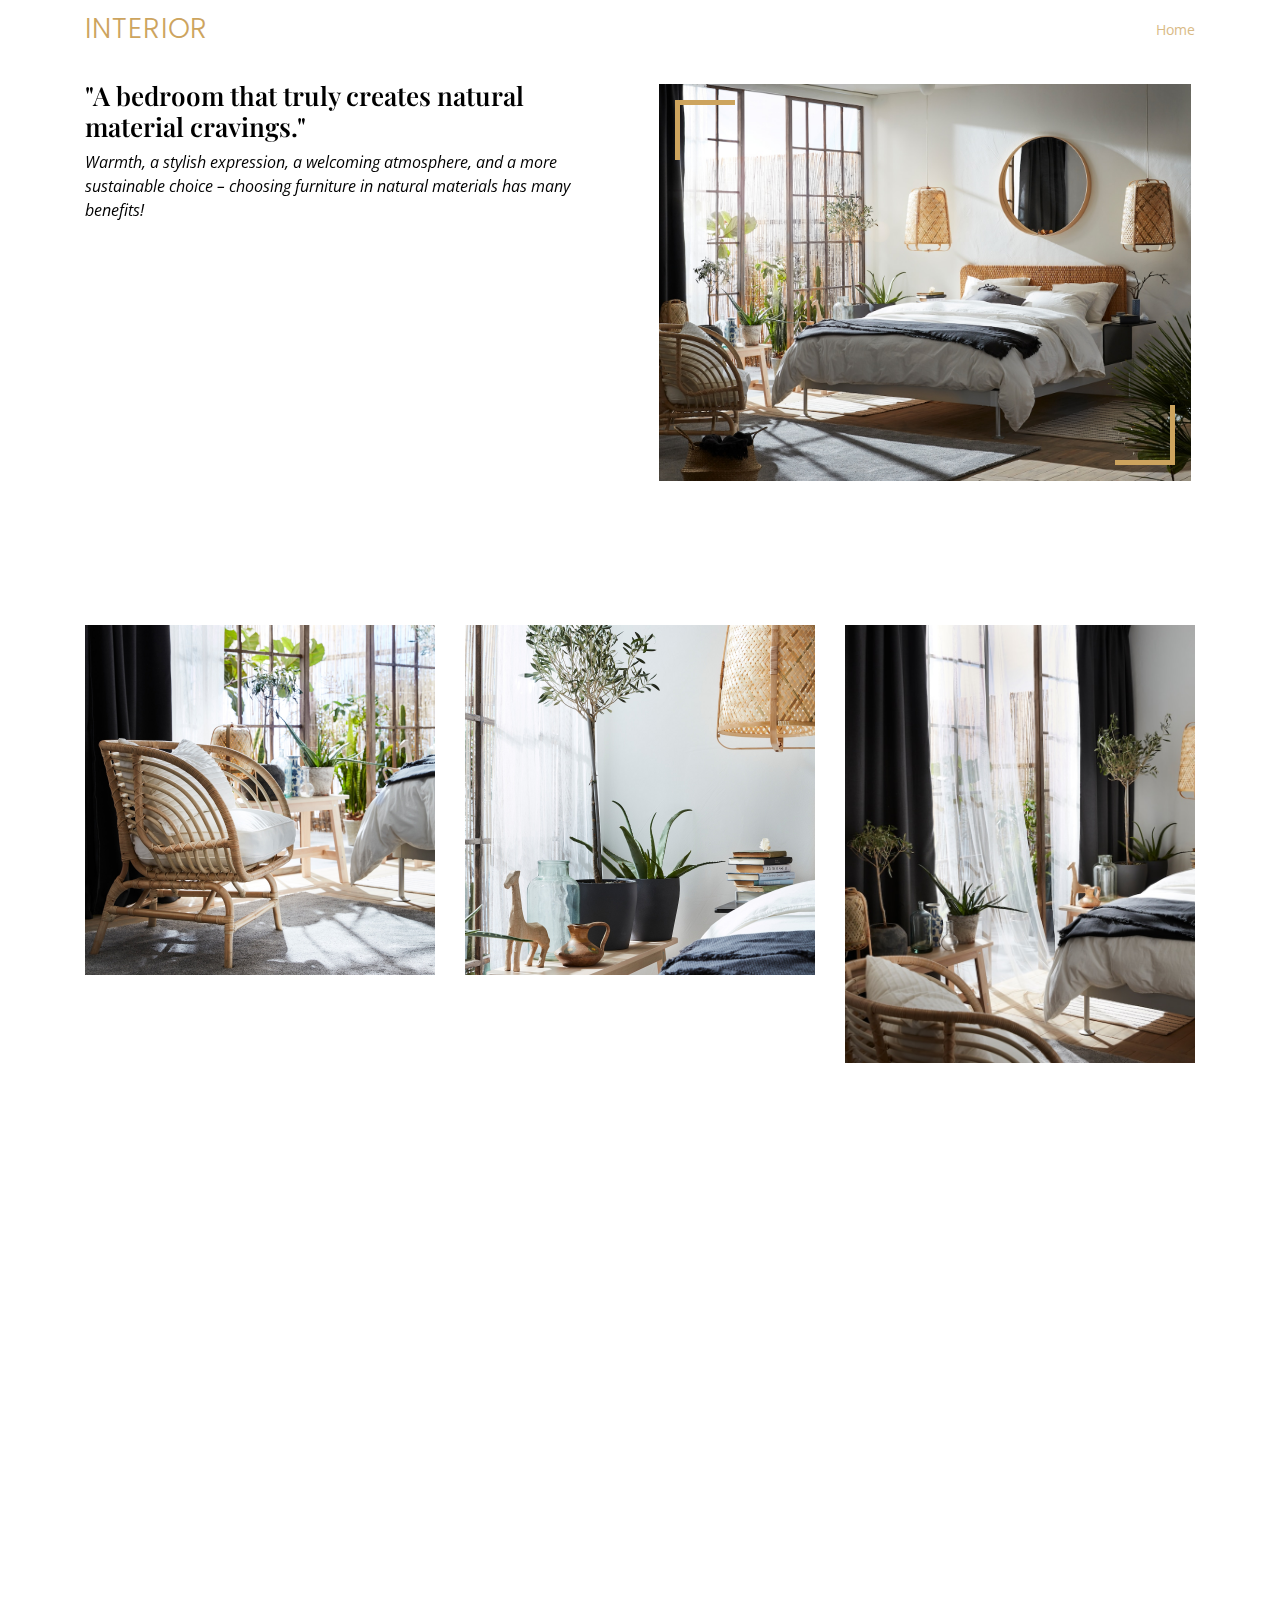
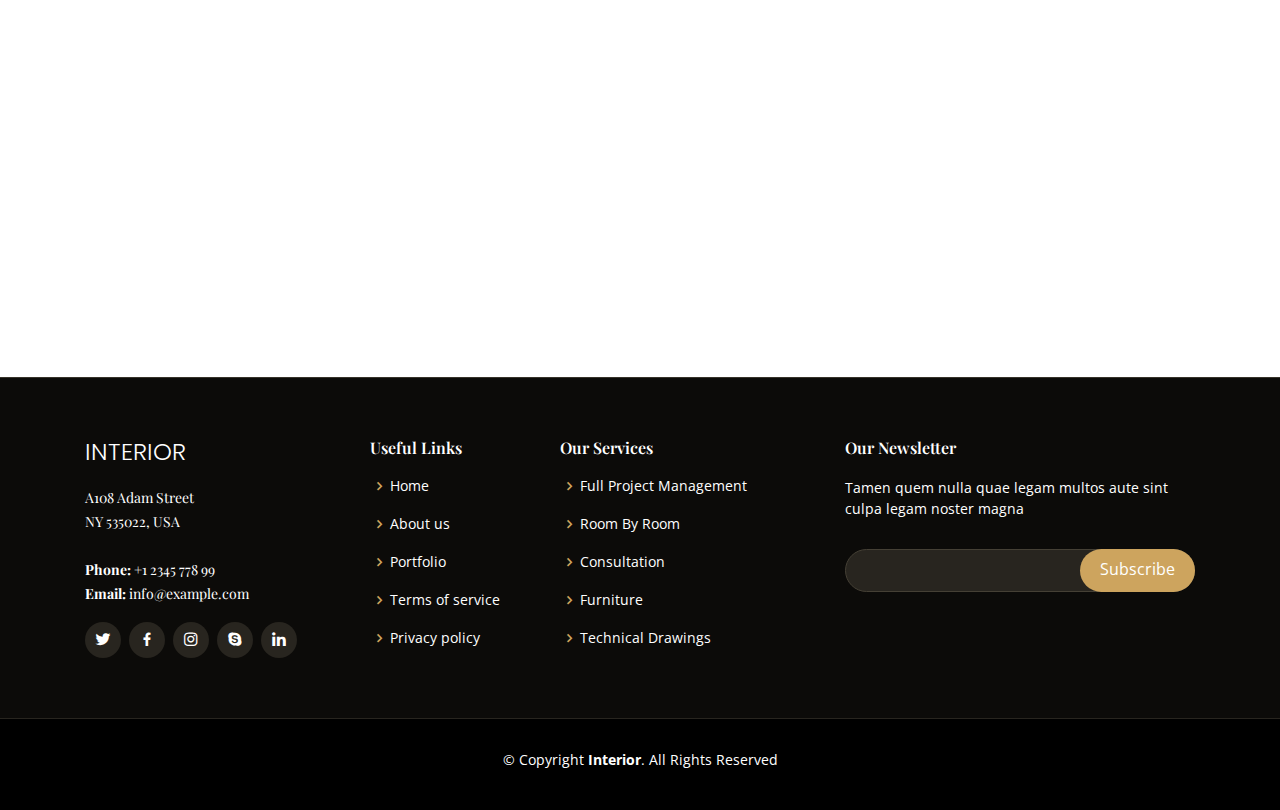
<file: bedroom.html>
<!DOCTYPE html>
<html lang="en">
    
<head>
  <meta charset="utf-8">
  <meta content="width=device-width, initial-scale=1.0" name="viewport">

  <title>Interior bedroom project</title>
  <meta content="" name="descriptison">
  <meta content="" name="keywords">

  <!-- Favicons -->
  <link href="assets/img/favicon.png" rel="icon">
  <link href="assets/img/apple-touch-icon.png" rel="apple-touch-icon">

  <!-- Google Fonts -->
  <link href="https://fonts.googleapis.com/css?family=Open+Sans:300,300i,400,400i,600,600i,700,700i|Playfair+Display:ital,wght@0,400;0,500;0,600;0,700;1,400;1,500;1,600;1,700|Poppins:300,300i,400,400i,500,500i,600,600i,700,700i" rel="stylesheet">

  <!-- Vendor CSS Files -->
  <link href="assets/vendor/bootstrap/css/bootstrap.min.css" rel="stylesheet">
  <link href="assets/vendor/icofont/icofont.min.css" rel="stylesheet">
  <link href="assets/vendor/boxicons/css/boxicons.min.css" rel="stylesheet">
  <link href="assets/vendor/animate.css/animate.min.css" rel="stylesheet">
  <link href="assets/vendor/owl.carousel/assets/owl.carousel.min.css" rel="stylesheet">
  <link href="assets/vendor/venobox/venobox.css" rel="stylesheet">
  <link href="assets/vendor/aos/aos.css" rel="stylesheet">

  <!-- Template Main CSS File -->
  <link href="assets/css/style.css" rel="stylesheet">

  <!-- =======================================================
  * Template Name: Restaurantly - v1.1.0
  * Template URL: https://bootstrapmade.com/restaurantly-restaurant-template/
  * Author: BootstrapMade.com
  * License: https://bootstrapmade.com/license/
  ======================================================== -->
</head>    
    
    
<body>
<header id="header" class="fixed-top" >
    <div class="container d-flex align-items-center">

      <h1 class="logo mr-auto"><a href="index.html">Interior</a></h1>
      <!-- Uncomment below if you prefer to use an image logo -->
      <!-- <a href="index.html" class="logo mr-auto"><img src="assets/img/logo.png" alt="" class="img-fluid"></a>-->

      <nav class="nav-menu d-none d-lg-block">
        <ul>
          <li class="active"><a href="index.html">Home</a></li>


        </ul>
      </nav><!-- .nav-menu -->

    </div>
    
</header>
    
    
    
    
  <main id="main">
    <!-- ======= About Section ======= -->
    <section id="about" class="about">
      <div class="container" data-aos="fade-up">

        <div class="row">
          <div class="col-lg-6 order-1 order-lg-2" data-aos="zoom-in" data-aos-delay="100">
            <div class="about-img">
              <img src="assets/img/projects/ro/ro2.jpg" alt="">
            </div>
          </div>
          <div class="col-lg-6 pt-4 pt-lg-0 order-2 order-lg-1 content">
            <h2>"A bedroom that truly creates natural material cravings."</h2>
            <p class="font-italic">
             Warmth, a stylish expression, a welcoming atmosphere, and a more sustainable choice – choosing furniture in natural materials has many benefits!
            </p>
          
          </div>
            
            </div> 
           </div> 
     
</section><!-- End About Section -->
          
          <section id="chefs" class="chefs">
      <div class="container" data-aos="fade-up">
          
          
                 <div class="row">

          <div class="col-lg-4 col-md-6">
            <div class="member" data-aos="zoom-in" data-aos-delay="100">
              <img src="assets/img/projects/ro/ro4.jpg" class="img-fluid" alt="">
              <div class="member-info">
                <div class="member-info-content">
                 <h4>      </h4>
                  <span>Invite more nature into your bedroom with BUSKBO armchair that's made of hand-woven rattan – this living material makes each armchair unique.</span>
                </div>

              </div>
            </div>
          </div>
        

          <div class="col-lg-4 col-md-6">
            <div class="member" data-aos="zoom-in" data-aos-delay="200">
              <img src="assets/img/projects/ro/ro5.jpg" class="img-fluid" alt="">
              <div class="member-info">
                <div class="member-info-content">
                  <h4>    </h4>
                  <span>Plants are perfect air purifiers, and they add style in the bedroom too. Plant them in dark grey plant pots to create a beautiful contrast in an overall bright room.</span>
                </div>
             
              </div>
            </div>
          </div>

          <div class="col-lg-4 col-md-6">
            <div class="member" data-aos="zoom-in" data-aos-delay="300">
              <img src="assets/img/projects/ro/ro6.jpg" class="img-fluid" alt="">
              <div class="member-info">
                <div class="member-info-content">
                  <h4>       </h4>
                  <span>Get energised by a fresh breeze in the morning and relax in a dark bedroom during nighttime. A customised curtain solution with both sheer and room darkening curtains create comfort all hours of the day.</span>
                </div>
                
            </div>
          </div>

        </div> 
            
        </div>
         </div>
          </section>
          
          
          
     <section id="about" class="about">
   
        <div class="container" data-aos="fade-up">

        <div class="row">

            
            
            <div class="col-lg-6 order-1 order-lg-1" data-aos="zoom-in" data-aos-delay="100">
            <div class="about-img">
              <img src="assets/img/projects/ro/ro1.jpg" alt="">
            </div>
                
          </div> 
            
            <div class="col-lg-6 order-1 order-lg-1">

            <div class="about-img">
              <img src="assets/img/projects/ro/ro3.jpg" alt="">
            </div>
 
            </div> 
            </div>
            
       
        
                </div>
         </section>
    
        

      
    
</main><!-- End #main -->

  <!-- ======= Footer ======= -->
  <footer id="footer">
    <div class="footer-top">
      <div class="container">
        <div class="row">

          <div class="col-lg-3 col-md-6">
            <div class="footer-info">
              <h3>Interior</h3>
              <p>
                A108 Adam Street <br>
                NY 535022, USA<br><br>
                <strong>Phone:</strong> +1 2345 778 99<br>
                <strong>Email:</strong> info@example.com<br>
              </p>
              <div class="social-links mt-3">
                <a href="#" class="twitter"><i class="bx bxl-twitter"></i></a>
                <a href="#" class="facebook"><i class="bx bxl-facebook"></i></a>
                <a href="#" class="instagram"><i class="bx bxl-instagram"></i></a>
                <a href="#" class="google-plus"><i class="bx bxl-skype"></i></a>
                <a href="#" class="linkedin"><i class="bx bxl-linkedin"></i></a>
              </div>
            </div>
          </div>

          <div class="col-lg-2 col-md-6 footer-links">
            <h4>Useful Links</h4>
            <ul>
              <li><i class="bx bx-chevron-right"></i> <a href="#">Home</a></li>
              <li><i class="bx bx-chevron-right"></i> <a href="#">About us</a></li>
              <li><i class="bx bx-chevron-right"></i> <a href="#">Portfolio</a></li>
              <li><i class="bx bx-chevron-right"></i> <a href="#">Terms of service</a></li>
              <li><i class="bx bx-chevron-right"></i> <a href="#">Privacy policy</a></li>
            </ul>
          </div>

          <div class="col-lg-3 col-md-6 footer-links">
            <h4>Our Services</h4>
            <ul>
              <li><i class="bx bx-chevron-right"></i> <a href="#">Full Project Management</a></li>
              <li><i class="bx bx-chevron-right"></i> <a href="#">Room By Room</a></li>
              <li><i class="bx bx-chevron-right"></i> <a href="#">Consultation</a></li>
              <li><i class="bx bx-chevron-right"></i> <a href="#">Furniture</a></li>
              <li><i class="bx bx-chevron-right"></i> <a href="#">Technical Drawings</a></li>
            </ul>
          </div>

          <div class="col-lg-4 col-md-6 footer-newsletter">
            <h4>Our Newsletter</h4>
            <p>Tamen quem nulla quae legam multos aute sint culpa legam noster magna</p>
            <form action="" method="post">
              <input type="email" name="email"><input type="submit" value="Subscribe">
            </form>

          </div>

        </div>
      </div>
    </div>

    <div class="container">
      <div class="copyright">
        &copy; Copyright <strong><span>Interior</span></strong>. All Rights Reserved
      </div>
      <div class="credits">
        <!-- All the links in the footer should remain intact. -->
        <!-- You can delete the links only if you purchased the pro version. -->
        <!-- Licensing information: https://bootstrapmade.com/license/ -->
        <!-- Purchase the pro version with working PHP/AJAX contact form: https://bootstrapmade.com/restaurantly-restaurant-template/ -->
     
      </div>
    </div>
  </footer><!-- End Footer -->

  <div id="preloader"></div>
  <a href="#" class="back-to-top"><i class="bx bx-up-arrow-alt"></i></a>

  <!-- Vendor JS Files -->
  <script src="assets/vendor/jquery/jquery.min.js"></script>
  <script src="assets/vendor/bootstrap/js/bootstrap.bundle.min.js"></script>
  <script src="assets/vendor/jquery.easing/jquery.easing.min.js"></script>
  <script src="assets/vendor/php-email-form/validate.js"></script>
  <script src="assets/vendor/owl.carousel/owl.carousel.min.js"></script>
  <script src="assets/vendor/isotope-layout/isotope.pkgd.min.js"></script>
  <script src="assets/vendor/venobox/venobox.min.js"></script>
  <script src="assets/vendor/aos/aos.js"></script>

  <!-- Template Main JS File -->
  <script src="assets/js/main.js"></script>

</body>

</html>
</file>
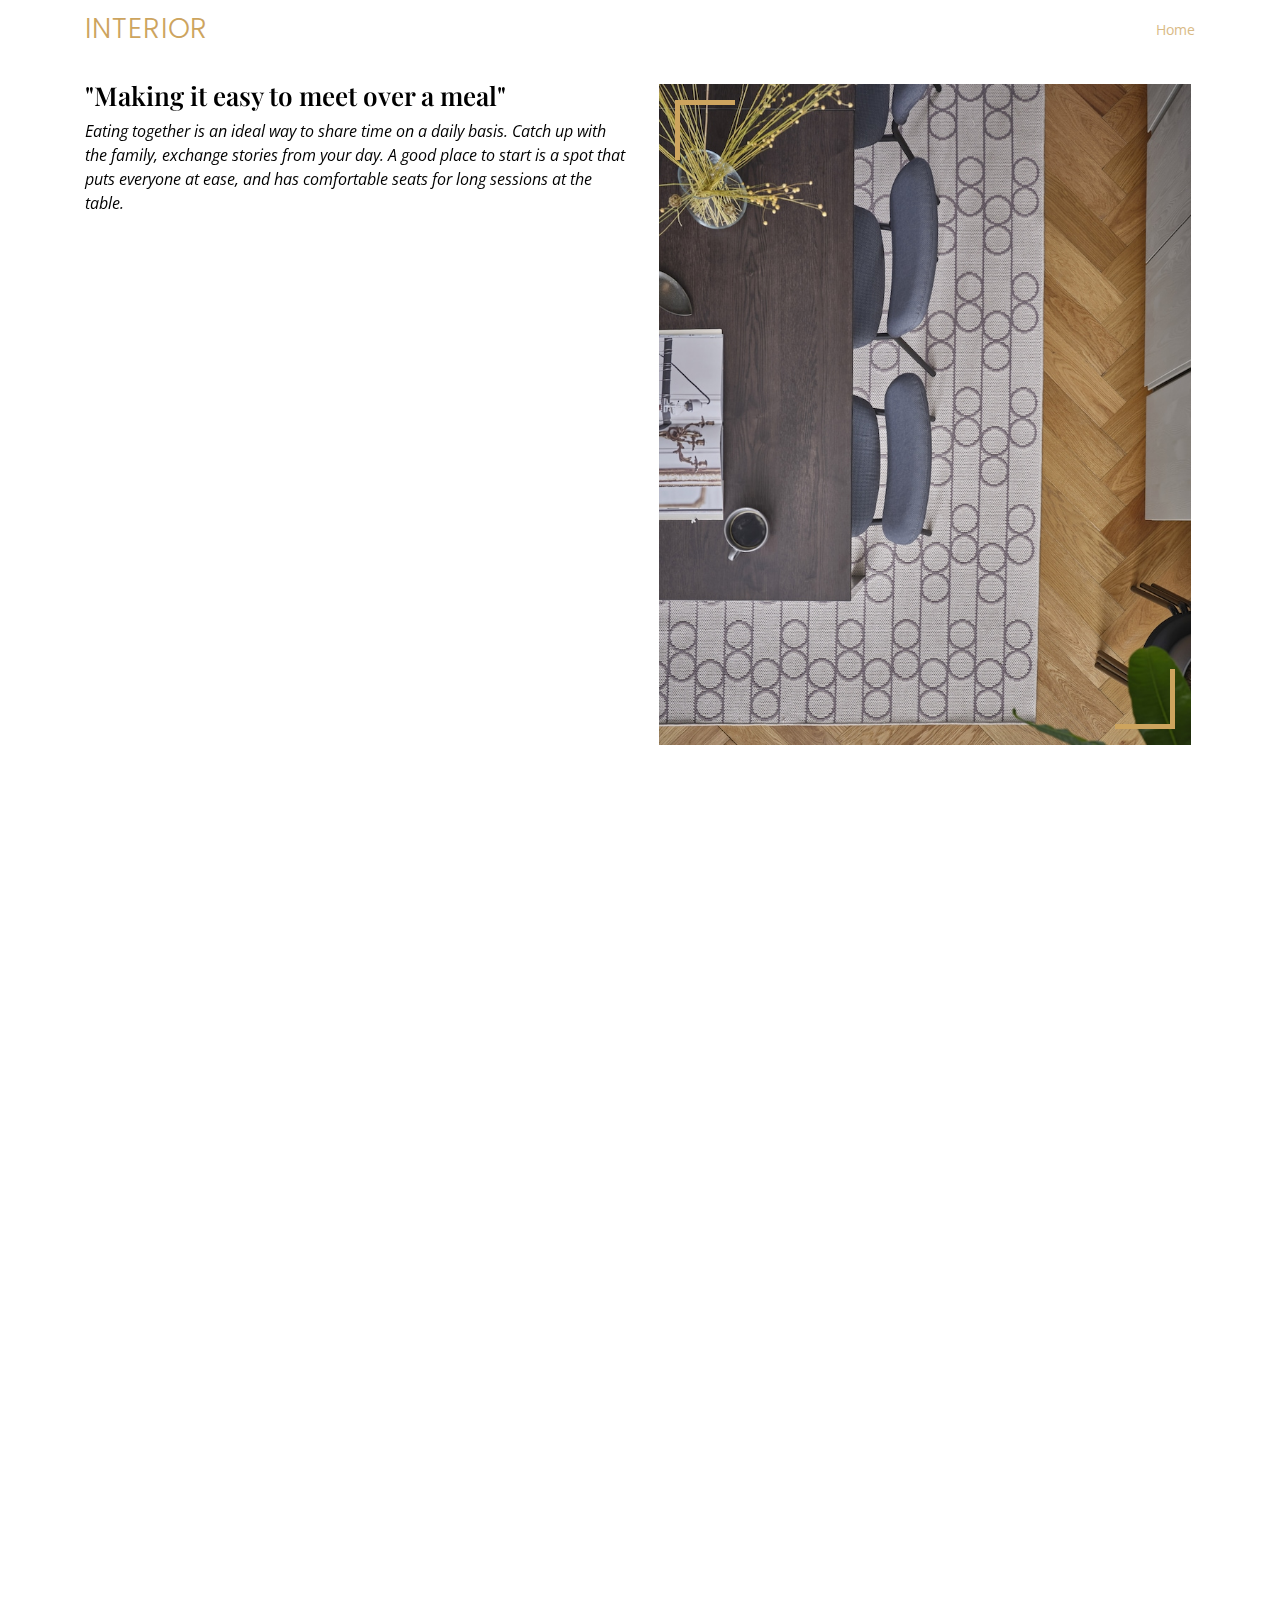
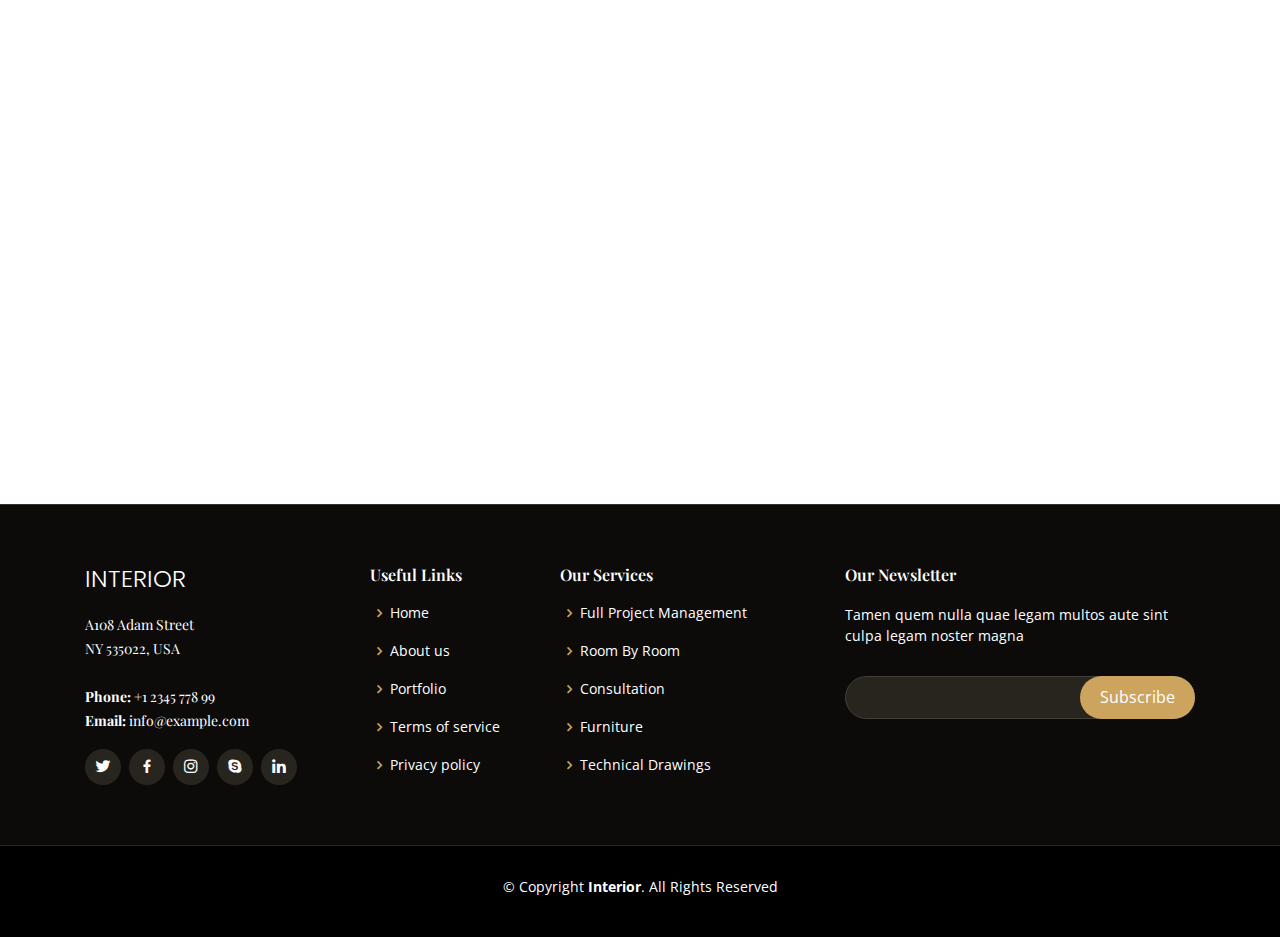
<file: dinnigRoom.html>
<!DOCTYPE html>
<html lang="en">
    
<head>
  <meta charset="utf-8">
  <meta content="width=device-width, initial-scale=1.0" name="viewport">

  <title> Interior dining room project</title>
  <meta content="" name="descriptison">
  <meta content="" name="keywords">

  <!-- Favicons -->
  <link href="assets/img/favicon.png" rel="icon">
  <link href="assets/img/apple-touch-icon.png" rel="apple-touch-icon">

  <!-- Google Fonts -->
  <link href="https://fonts.googleapis.com/css?family=Open+Sans:300,300i,400,400i,600,600i,700,700i|Playfair+Display:ital,wght@0,400;0,500;0,600;0,700;1,400;1,500;1,600;1,700|Poppins:300,300i,400,400i,500,500i,600,600i,700,700i" rel="stylesheet">

  <!-- Vendor CSS Files -->
  <link href="assets/vendor/bootstrap/css/bootstrap.min.css" rel="stylesheet">
  <link href="assets/vendor/icofont/icofont.min.css" rel="stylesheet">
  <link href="assets/vendor/boxicons/css/boxicons.min.css" rel="stylesheet">
  <link href="assets/vendor/animate.css/animate.min.css" rel="stylesheet">
  <link href="assets/vendor/owl.carousel/assets/owl.carousel.min.css" rel="stylesheet">
  <link href="assets/vendor/venobox/venobox.css" rel="stylesheet">
  <link href="assets/vendor/aos/aos.css" rel="stylesheet">

  <!-- Template Main CSS File -->
  <link href="assets/css/style.css" rel="stylesheet">

  <!-- =======================================================
  * Template Name: Restaurantly - v1.1.0
  * Template URL: https://bootstrapmade.com/restaurantly-restaurant-template/
  * Author: BootstrapMade.com
  * License: https://bootstrapmade.com/license/
  ======================================================== -->
</head>    
    
    
<body>
<header id="header" class="fixed-top" >
    <div class="container d-flex align-items-center">

      <h1 class="logo mr-auto"><a href="index.html">Interior</a></h1>
      <!-- Uncomment below if you prefer to use an image logo -->
      <!-- <a href="index.html" class="logo mr-auto"><img src="assets/img/logo.png" alt="" class="img-fluid"></a>-->

      <nav class="nav-menu d-none d-lg-block">
        <ul>
          <li class="active"><a href="index.html">Home</a></li>


        </ul>
      </nav><!-- .nav-menu -->

    </div>
    
</header>
  <main id="main">
    <!-- ======= About Section ======= -->
    <section id="about" class="about">
      <div class="container" data-aos="fade-up">

        <div class="row">
            
          <div class="col-lg-6 pt-4 pt-lg-0 order-2 order-lg-1 content">
            <h2>"Making it easy to meet over a meal"</h2>
            <p class="font-italic">
             Eating together is an ideal way to share time on a daily basis. Catch up with the family, exchange stories from your day. A good place to start is a spot that puts everyone at ease, and has comfortable seats for long sessions at the table.
            </p>
            
          </div>
            
            
            <div class="col-lg-6 order-1 order-lg-1" data-aos="zoom-in" data-aos-delay="100">
            <div class="about-img">
              <img src="assets/img/projects/di/d2.jpg" alt="">
            </div>
          </div> 
            
       
            
 </div>
      </div>
        
</section><!-- End About Section -->
      
      
      

            <section id="chefs" class="chefs">
      <div class="container" data-aos="fade-up">
          
            
        <div class="row">

          <div class="col-lg-4 col-md-6">
            <div class="member" data-aos="zoom-in" data-aos-delay="100">
               <img src="assets/img/projects/di/d6.jpg" class="img-fluid" alt="">
              <div class="member-info">
                <div class="member-info-content">
                  <h4></h4>
                  <span>Classic storage with a fashionable twist – IVAR cabinet is made of untreated solid wood so it can be painted, waxed or oiled.</span>
                </div>

              </div>
            </div>
          </div>
        

          <div class="col-lg-4 col-md-6">
            <div class="member" data-aos="zoom-in" data-aos-delay="200">
              <img src="assets/img/projects/di/d5.jpg" class="img-fluid" alt="">
              <div class="member-info">
                <div class="member-info-content">
                  <h4></h4>
                  <span>lamps offer modern and eye-catching lighting for a stylish atmosphere.</span>
                </div>
             
              </div>
            </div>
          </div>

          <div class="col-lg-4 col-md-6">
            

             
                <h3>The timeless and airy design offers plenty of space for your things.</h3>
                  <span> fresh and modern expression, and it’s super comfy too thanks to the upholstered seat and back..</span>
                
            

        </div>
            
            
        </div>
          </div>
      </section>
      
      
      
      
      
         <section id="about" class="about">
   
        <div class="container" data-aos="fade-up">

        <div class="row">

            
            
            <div class="col-lg-6 order-1 order-lg-1" data-aos="zoom-in" data-aos-delay="100">
            <div class="about-img">
              <img src="assets/img/projects/di/d4.jpg"  alt="">
            </div>
                
          </div> 
            
            <div class="col-lg-6 order-1 order-lg-1">

            <div class="about-img">
              <img src=
                   "assets/img/projects/di/d1.jpg" alt="">
            </div>
 
            </div> 
            </div>
            
       
        
                </div>
         </section>  
      
      
      
    
</main><!-- End #main -->

  <!-- ======= Footer ======= -->
  <footer id="footer">
    <div class="footer-top">
      <div class="container">
        <div class="row">

          <div class="col-lg-3 col-md-6">
            <div class="footer-info">
              <h3>Interior</h3>
              <p>
                A108 Adam Street <br>
                NY 535022, USA<br><br>
                <strong>Phone:</strong> +1 2345 778 99<br>
                <strong>Email:</strong> info@example.com<br>
              </p>
              <div class="social-links mt-3">
                <a href="#" class="twitter"><i class="bx bxl-twitter"></i></a>
                <a href="#" class="facebook"><i class="bx bxl-facebook"></i></a>
                <a href="#" class="instagram"><i class="bx bxl-instagram"></i></a>
                <a href="#" class="google-plus"><i class="bx bxl-skype"></i></a>
                <a href="#" class="linkedin"><i class="bx bxl-linkedin"></i></a>
              </div>
            </div>
          </div>

          <div class="col-lg-2 col-md-6 footer-links">
            <h4>Useful Links</h4>
            <ul>
              <li><i class="bx bx-chevron-right"></i> <a href="#">Home</a></li>
              <li><i class="bx bx-chevron-right"></i> <a href="#">About us</a></li>
              <li><i class="bx bx-chevron-right"></i> <a href="#">Portfolio</a></li>
              <li><i class="bx bx-chevron-right"></i> <a href="#">Terms of service</a></li>
              <li><i class="bx bx-chevron-right"></i> <a href="#">Privacy policy</a></li>
            </ul>
          </div>

          <div class="col-lg-3 col-md-6 footer-links">
            <h4>Our Services</h4>
            <ul>
              <li><i class="bx bx-chevron-right"></i> <a href="#">Full Project Management</a></li>
              <li><i class="bx bx-chevron-right"></i> <a href="#">Room By Room</a></li>
              <li><i class="bx bx-chevron-right"></i> <a href="#">Consultation</a></li>
              <li><i class="bx bx-chevron-right"></i> <a href="#">Furniture</a></li>
              <li><i class="bx bx-chevron-right"></i> <a href="#">Technical Drawings</a></li>
            </ul>
          </div>

          <div class="col-lg-4 col-md-6 footer-newsletter">
            <h4>Our Newsletter</h4>
            <p>Tamen quem nulla quae legam multos aute sint culpa legam noster magna</p>
            <form action="" method="post">
              <input type="email" name="email"><input type="submit" value="Subscribe">
            </form>

          </div>

        </div>
      </div>
    </div>

    <div class="container">
      <div class="copyright">
        &copy; Copyright <strong><span>Interior</span></strong>. All Rights Reserved
      </div>
      <div class="credits">
        <!-- All the links in the footer should remain intact. -->
        <!-- You can delete the links only if you purchased the pro version. -->
        <!-- Licensing information: https://bootstrapmade.com/license/ -->
        <!-- Purchase the pro version with working PHP/AJAX contact form: https://bootstrapmade.com/restaurantly-restaurant-template/ -->
     
      </div>
    </div>
  </footer><!-- End Footer -->

  <div id="preloader"></div>
  <a href="#" class="back-to-top"><i class="bx bx-up-arrow-alt"></i></a>

  <!-- Vendor JS Files -->
  <script src="assets/vendor/jquery/jquery.min.js"></script>
  <script src="assets/vendor/bootstrap/js/bootstrap.bundle.min.js"></script>
  <script src="assets/vendor/jquery.easing/jquery.easing.min.js"></script>
  <script src="assets/vendor/php-email-form/validate.js"></script>
  <script src="assets/vendor/owl.carousel/owl.carousel.min.js"></script>
  <script src="assets/vendor/isotope-layout/isotope.pkgd.min.js"></script>
  <script src="assets/vendor/venobox/venobox.min.js"></script>
  <script src="assets/vendor/aos/aos.js"></script>

  <!-- Template Main JS File -->
  <script src="assets/js/main.js"></script>

</body>

</html>
</file>
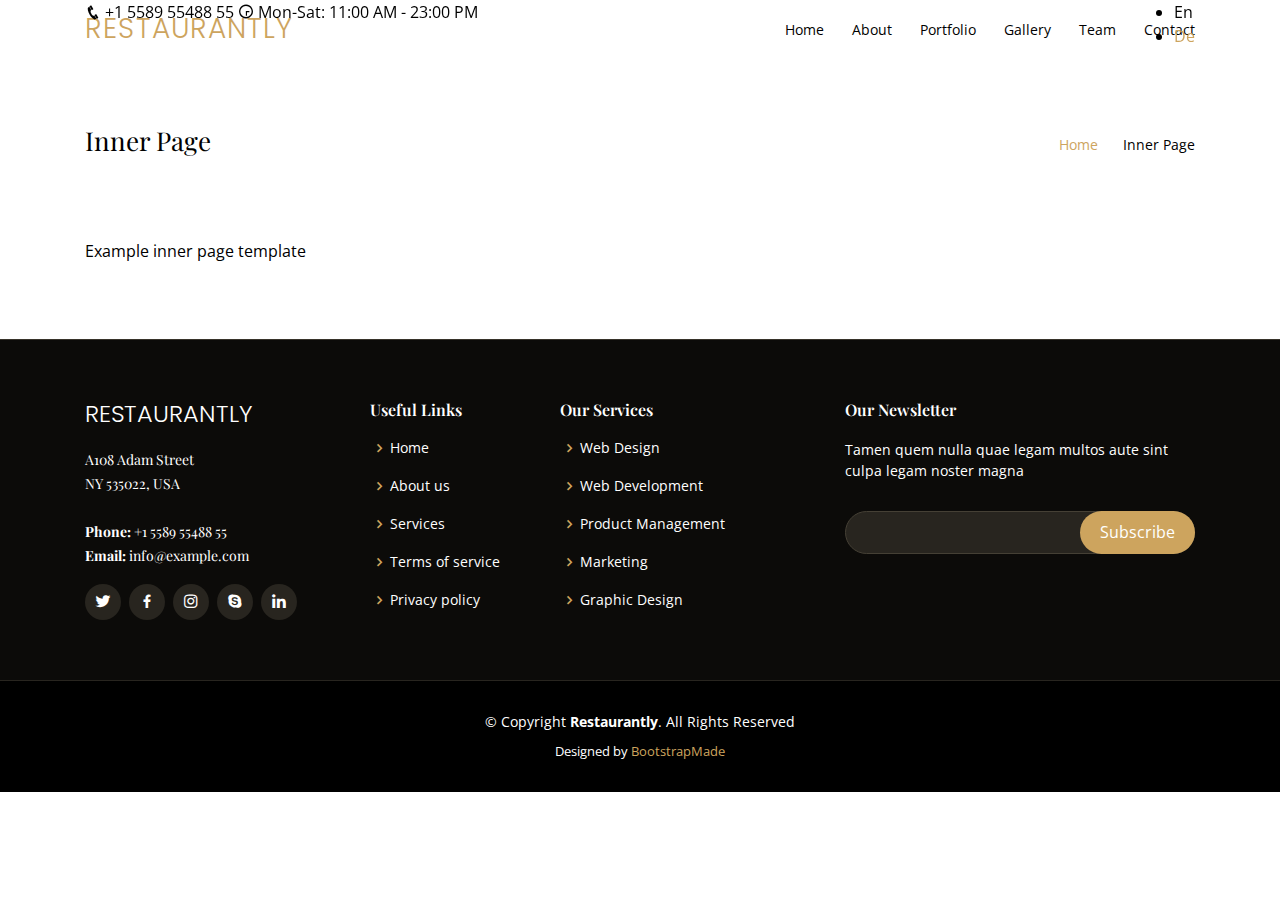
<file: inner-page.html>
<!DOCTYPE html>
<html lang="en">

<head>
  <meta charset="utf-8">
  <meta content="width=device-width, initial-scale=1.0" name="viewport">

  <title>Interior</title>
  <meta content="" name="descriptison">
  <meta content="" name="keywords">

  <!-- Favicons -->
  <link href="assets/img/favicon.png" rel="icon">
  <link href="assets/img/apple-touch-icon.png" rel="apple-touch-icon">

  <!-- Google Fonts -->
  <link href="https://fonts.googleapis.com/css?family=Open+Sans:300,300i,400,400i,600,600i,700,700i|Playfair+Display:ital,wght@0,400;0,500;0,600;0,700;1,400;1,500;1,600;1,700|Poppins:300,300i,400,400i,500,500i,600,600i,700,700i" rel="stylesheet">

  <!-- Vendor CSS Files -->
  <link href="assets/vendor/bootstrap/css/bootstrap.min.css" rel="stylesheet">
  <link href="assets/vendor/icofont/icofont.min.css" rel="stylesheet">
  <link href="assets/vendor/boxicons/css/boxicons.min.css" rel="stylesheet">
  <link href="assets/vendor/animate.css/animate.min.css" rel="stylesheet">
  <link href="assets/vendor/owl.carousel/assets/owl.carousel.min.css" rel="stylesheet">
  <link href="assets/vendor/venobox/venobox.css" rel="stylesheet">
  <link href="assets/vendor/aos/aos.css" rel="stylesheet">

  <!-- Template Main CSS File -->
  <link href="assets/css/style.css" rel="stylesheet">

  <!-- =======================================================
  * Template Name: Restaurantly - v1.1.0
  * Template URL: https://bootstrapmade.com/restaurantly-restaurant-template/
  * Author: BootstrapMade.com
  * License: https://bootstrapmade.com/license/
  ======================================================== -->
</head>

<body>

  <!-- ======= Top Bar ======= -->
  <div id="topbar" class="d-flex align-items-center fixed-top">
    <div class="container d-flex">
      <div class="contact-info mr-auto">
        <i class="icofont-phone"></i> +1 5589 55488 55
        <span class="d-none d-lg-inline-block"><i class="icofont-clock-time icofont-rotate-180"></i> Mon-Sat: 11:00 AM - 23:00 PM</span>
      </div>
      <div class="languages">
        <ul>
          <li>En</li>
          <li><a href="#">De</a></li>
        </ul>
      </div>
    </div>
  </div>

  <!-- ======= Header ======= -->
  <header id="header" class="fixed-top">
    <div class="container d-flex align-items-center">

      <h1 class="logo mr-auto"><a href="index.html">Restaurantly</a></h1>
      <!-- Uncomment below if you prefer to use an image logo -->
      <!-- <a href="index.html" class="logo mr-auto"><img src="assets/img/logo.png" alt="" class="img-fluid"></a>-->

      <nav class="nav-menu d-none d-lg-block">
        <ul>
          <li><a href="index.html">Home</a></li>
          <li><a href="#about">About</a></li>
          <li><a href="#menu">Portfolio</a></li>
<!--          <li><a href="#specials">Specials</a></li>-->
<!--          <li><a href="#events">Events</a></li>-->
          <li><a href="#gallery">Gallery</a></li>
          <li><a href="#chefs">Team</a></li>
          <li><a href="#contact">Contact</a></li>
<!--          <li class="book-a-table text-center"><a href="#book-a-table">Book a table</a></li>-->
        </ul>
      </nav><!-- .nav-menu -->

    </div>
  </header><!-- End Header -->

  <main id="main">
    <section class="breadcrumbs">
      <div class="container">

        <div class="d-flex justify-content-between align-items-center">
          <h2>Inner Page</h2>
          <ol>
            <li><a href="index.html">Home</a></li>
            <li>Inner Page</li>
          </ol>
        </div>

      </div>
    </section>

    <section class="inner-page">
      <div class="container">
        <p>
          Example inner page template
        </p>
      </div>
    </section>

  </main><!-- End #main -->

  <!-- ======= Footer ======= -->
  <footer id="footer">
    <div class="footer-top">
      <div class="container">
        <div class="row">

          <div class="col-lg-3 col-md-6">
            <div class="footer-info">
              <h3>Restaurantly</h3>
              <p>
                A108 Adam Street <br>
                NY 535022, USA<br><br>
                <strong>Phone:</strong> +1 5589 55488 55<br>
                <strong>Email:</strong> info@example.com<br>
              </p>
              <div class="social-links mt-3">
                <a href="#" class="twitter"><i class="bx bxl-twitter"></i></a>
                <a href="#" class="facebook"><i class="bx bxl-facebook"></i></a>
                <a href="#" class="instagram"><i class="bx bxl-instagram"></i></a>
                <a href="#" class="google-plus"><i class="bx bxl-skype"></i></a>
                <a href="#" class="linkedin"><i class="bx bxl-linkedin"></i></a>
              </div>
            </div>
          </div>

          <div class="col-lg-2 col-md-6 footer-links">
            <h4>Useful Links</h4>
            <ul>
              <li><i class="bx bx-chevron-right"></i> <a href="#">Home</a></li>
              <li><i class="bx bx-chevron-right"></i> <a href="#">About us</a></li>
              <li><i class="bx bx-chevron-right"></i> <a href="#">Services</a></li>
              <li><i class="bx bx-chevron-right"></i> <a href="#">Terms of service</a></li>
              <li><i class="bx bx-chevron-right"></i> <a href="#">Privacy policy</a></li>
            </ul>
          </div>

          <div class="col-lg-3 col-md-6 footer-links">
            <h4>Our Services</h4>
            <ul>
              <li><i class="bx bx-chevron-right"></i> <a href="#">Web Design</a></li>
              <li><i class="bx bx-chevron-right"></i> <a href="#">Web Development</a></li>
              <li><i class="bx bx-chevron-right"></i> <a href="#">Product Management</a></li>
              <li><i class="bx bx-chevron-right"></i> <a href="#">Marketing</a></li>
              <li><i class="bx bx-chevron-right"></i> <a href="#">Graphic Design</a></li>
            </ul>
          </div>

          <div class="col-lg-4 col-md-6 footer-newsletter">
            <h4>Our Newsletter</h4>
            <p>Tamen quem nulla quae legam multos aute sint culpa legam noster magna</p>
            <form action="" method="post">
              <input type="email" name="email"><input type="submit" value="Subscribe">
            </form>

          </div>

        </div>
      </div>
    </div>

    <div class="container">
      <div class="copyright">
        &copy; Copyright <strong><span>Restaurantly</span></strong>. All Rights Reserved
      </div>
      <div class="credits">
        <!-- All the links in the footer should remain intact. -->
        <!-- You can delete the links only if you purchased the pro version. -->
        <!-- Licensing information: https://bootstrapmade.com/license/ -->
        <!-- Purchase the pro version with working PHP/AJAX contact form: https://bootstrapmade.com/restaurantly-restaurant-template/ -->
        Designed by <a href="https://bootstrapmade.com/">BootstrapMade</a>
      </div>
    </div>
  </footer><!-- End Footer -->

  <div id="preloader"></div>
  <a href="#" class="back-to-top"><i class="bx bx-up-arrow-alt"></i></a>

  <!-- Vendor JS Files -->
  <script src="assets/vendor/jquery/jquery.min.js"></script>
  <script src="assets/vendor/bootstrap/js/bootstrap.bundle.min.js"></script>
  <script src="assets/vendor/jquery.easing/jquery.easing.min.js"></script>
  <script src="assets/vendor/php-email-form/validate.js"></script>
  <script src="assets/vendor/owl.carousel/owl.carousel.min.js"></script>
  <script src="assets/vendor/isotope-layout/isotope.pkgd.min.js"></script>
  <script src="assets/vendor/venobox/venobox.min.js"></script>
  <script src="assets/vendor/aos/aos.js"></script>

  <!-- Template Main JS File -->
  <script src="assets/js/main.js"></script>

</body>

</html>
</file>
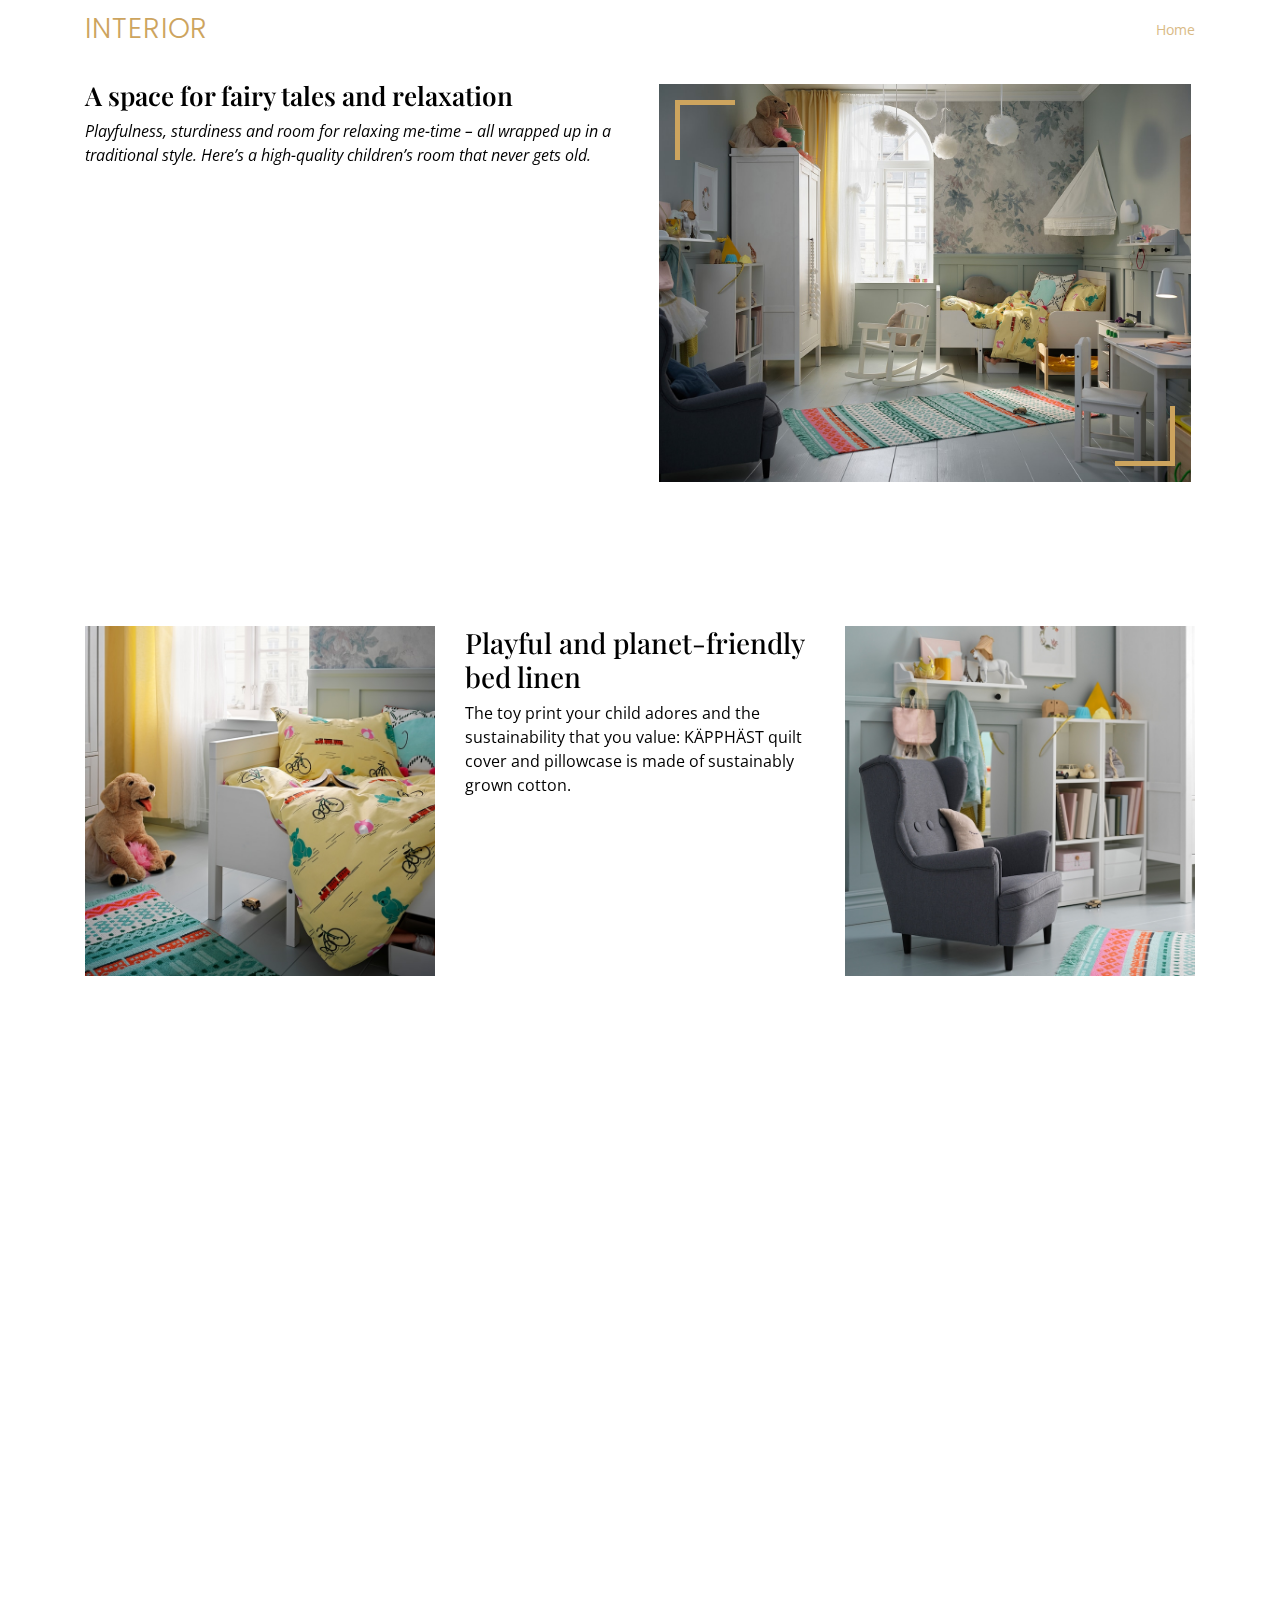
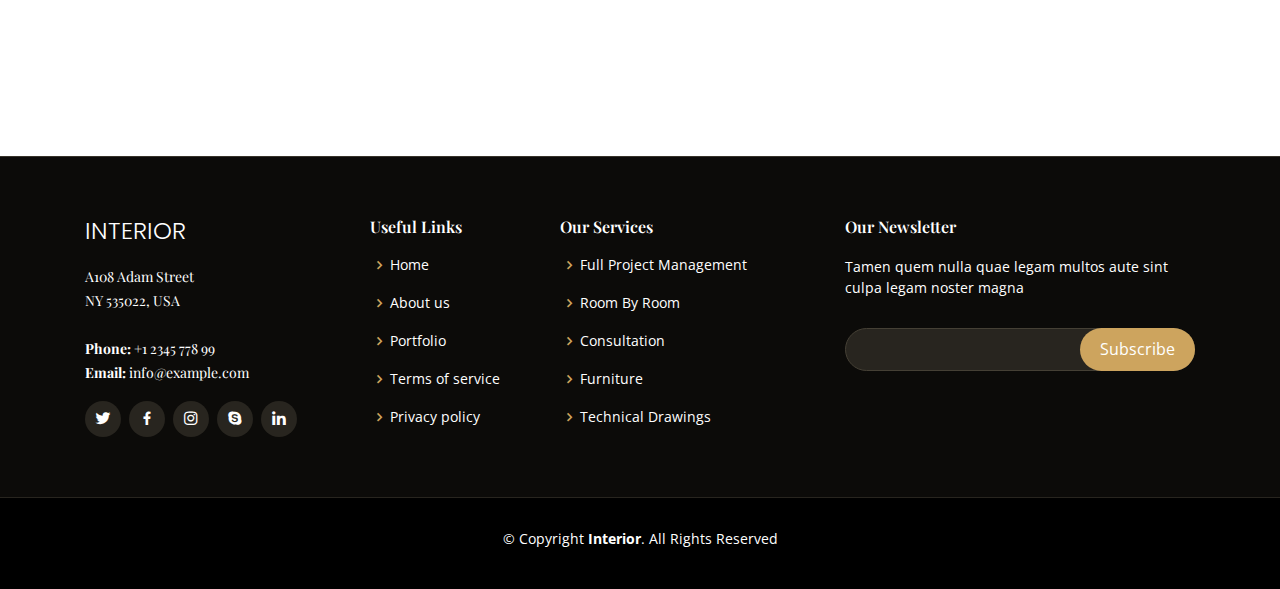
<file: kid.html>
<!DOCTYPE html>
<html lang="en">
    
<head>
  <meta charset="utf-8">
  <meta content="width=device-width, initial-scale=1.0" name="viewport">

  <title>Interior kid room project</title>
  <meta content="" name="descriptison">
  <meta content="" name="keywords">

  <!-- Favicons -->
  <link href="assets/img/favicon.png" rel="icon">
  <link href="assets/img/apple-touch-icon.png" rel="apple-touch-icon">

  <!-- Google Fonts -->
  <link href="https://fonts.googleapis.com/css?family=Open+Sans:300,300i,400,400i,600,600i,700,700i|Playfair+Display:ital,wght@0,400;0,500;0,600;0,700;1,400;1,500;1,600;1,700|Poppins:300,300i,400,400i,500,500i,600,600i,700,700i" rel="stylesheet">

  <!-- Vendor CSS Files -->
  <link href="assets/vendor/bootstrap/css/bootstrap.min.css" rel="stylesheet">
  <link href="assets/vendor/icofont/icofont.min.css" rel="stylesheet">
  <link href="assets/vendor/boxicons/css/boxicons.min.css" rel="stylesheet">
  <link href="assets/vendor/animate.css/animate.min.css" rel="stylesheet">
  <link href="assets/vendor/owl.carousel/assets/owl.carousel.min.css" rel="stylesheet">
  <link href="assets/vendor/venobox/venobox.css" rel="stylesheet">
  <link href="assets/vendor/aos/aos.css" rel="stylesheet">

  <!-- Template Main CSS File -->
  <link href="assets/css/style.css" rel="stylesheet">

  <!-- =======================================================
  * Template Name: Restaurantly - v1.1.0
  * Template URL: https://bootstrapmade.com/restaurantly-restaurant-template/
  * Author: BootstrapMade.com
  * License: https://bootstrapmade.com/license/
  ======================================================== -->
</head>    
    
    
<body>
<header id="header" class="fixed-top" >
    <div class="container d-flex align-items-center">

      <h1 class="logo mr-auto"><a href="index.html">Interior</a></h1>
      <!-- Uncomment below if you prefer to use an image logo -->
      <!-- <a href="index.html" class="logo mr-auto"><img src="assets/img/logo.png" alt="" class="img-fluid"></a>-->

      <nav class="nav-menu d-none d-lg-block">
        <ul>
          <li class="active"><a href="index.html">Home</a></li>


        </ul>
      </nav><!-- .nav-menu -->

    </div>
    
</header>
  <main id="main">
    <!-- ======= About Section ======= -->
    <section id="about" class="about">
      <div class="container" data-aos="fade-up">

        <div class="row">
          <div class="col-lg-6 order-1 order-lg-2" data-aos="zoom-in" data-aos-delay="100">
            <div class="about-img">
              <img src="assets/img/projects/kids/k5.jpg" alt="">
            </div>
          </div>
          <div class="col-lg-6 pt-4 pt-lg-0 order-2 order-lg-1 content">
            <h2>A space for fairy tales and relaxation</h2>
            <p class="font-italic">
             Playfulness, sturdiness and room for relaxing me-time – all wrapped up in a traditional style. Here’s a high-quality children’s room that never gets old.
         
          </div>
 </div> 
            


      </div>
        
</section><!-- End About Section -->
      
      
      
      
      
      
      
         <section id="chefs" class="chefs">
      <div class="container" data-aos="fade-up">
          
            
        <div class="row">

          <div class="col-lg-4 col-md-6">
            <div class="member" data-aos="zoom-in" data-aos-delay="100">
              <img src="assets/img/projects/kids/k7.jpg" class="img-fluid" alt="">
              <div class="member-info">
                <div class="member-info-content">
                  <h4>Playful and planet-friendly bed linen</h4>
                  <span>The toy print your child adores and the sustainability that you value: KÄPPHÄST quilt cover and pillowcase is made of sustainably grown cotton.</span>
                </div>

              </div>
            </div>
          </div>
        

            
           <div class="col-lg-4 col-md-6">
            

             
                <h3>Playful and planet-friendly bed linen</h3>
                  <span>The toy print your child adores and the sustainability that you value: KÄPPHÄST quilt cover and pillowcase is made of sustainably grown cotton.</span>
                
            
          

        </div>
                     
            
          <div class="col-lg-4 col-md-6">
            <div class="member" data-aos="zoom-in" data-aos-delay="200">
              <img src="assets/img/projects/kids/k4.jpg" class="img-fluid" alt="">
                <div class="member-info">
                <div class="member-info-content">
                  <h4>A classic chair for small copycats</h4>
                  <span>It’s fun to have the same furniture as your parents! The STRANDMON children’s armchair (exists in an adult-version) adds a classic touch to any children’s room (and it’s really comfy too).</span>
                </div>
             
              </div>
            </div>
          </div>
              </div>

  
            
        </div>
         
      </section>
      
      
                   <section id="about" class="about">
   
        <div class="container" data-aos="fade-up">

        <div class="row">

            
            
            <div class="col-lg-6 order-1 order-lg-1" data-aos="zoom-in" data-aos-delay="100">
            <div class="about-img">
              <img src="assets/img/projects/kids/k1.jpg" alt="">
            </div>
                
          </div> 
            
            <div class="col-lg-6 order-1 order-lg-1">

            <div class="about-img">
              <img src="assets/img/projects/kids/k3.jpg" alt="">
            </div>
 
            </div> 
            </div>
            
       
        
                </div>
         </section>
      
    
</main><!-- End #main -->

  <!-- ======= Footer ======= -->
  <footer id="footer">
    <div class="footer-top">
      <div class="container">
        <div class="row">

          <div class="col-lg-3 col-md-6">
            <div class="footer-info">
              <h3>Interior</h3>
              <p>
                A108 Adam Street <br>
                NY 535022, USA<br><br>
                <strong>Phone:</strong> +1 2345 778 99<br>
                <strong>Email:</strong> info@example.com<br>
              </p>
              <div class="social-links mt-3">
                <a href="#" class="twitter"><i class="bx bxl-twitter"></i></a>
                <a href="#" class="facebook"><i class="bx bxl-facebook"></i></a>
                <a href="#" class="instagram"><i class="bx bxl-instagram"></i></a>
                <a href="#" class="google-plus"><i class="bx bxl-skype"></i></a>
                <a href="#" class="linkedin"><i class="bx bxl-linkedin"></i></a>
              </div>
            </div>
          </div>

          <div class="col-lg-2 col-md-6 footer-links">
            <h4>Useful Links</h4>
            <ul>
              <li><i class="bx bx-chevron-right"></i> <a href="#">Home</a></li>
              <li><i class="bx bx-chevron-right"></i> <a href="#">About us</a></li>
              <li><i class="bx bx-chevron-right"></i> <a href="#">Portfolio</a></li>
              <li><i class="bx bx-chevron-right"></i> <a href="#">Terms of service</a></li>
              <li><i class="bx bx-chevron-right"></i> <a href="#">Privacy policy</a></li>
            </ul>
          </div>

          <div class="col-lg-3 col-md-6 footer-links">
            <h4>Our Services</h4>
            <ul>
              <li><i class="bx bx-chevron-right"></i> <a href="#">Full Project Management</a></li>
              <li><i class="bx bx-chevron-right"></i> <a href="#">Room By Room</a></li>
              <li><i class="bx bx-chevron-right"></i> <a href="#">Consultation</a></li>
              <li><i class="bx bx-chevron-right"></i> <a href="#">Furniture</a></li>
              <li><i class="bx bx-chevron-right"></i> <a href="#">Technical Drawings</a></li>
            </ul>
          </div>

          <div class="col-lg-4 col-md-6 footer-newsletter">
            <h4>Our Newsletter</h4>
            <p>Tamen quem nulla quae legam multos aute sint culpa legam noster magna</p>
            <form action="" method="post">
              <input type="email" name="email"><input type="submit" value="Subscribe">
            </form>

          </div>

        </div>
      </div>
    </div>

    <div class="container">
      <div class="copyright">
        &copy; Copyright <strong><span>Interior</span></strong>. All Rights Reserved
      </div>
      <div class="credits">
        <!-- All the links in the footer should remain intact. -->
        <!-- You can delete the links only if you purchased the pro version. -->
        <!-- Licensing information: https://bootstrapmade.com/license/ -->
        <!-- Purchase the pro version with working PHP/AJAX contact form: https://bootstrapmade.com/restaurantly-restaurant-template/ -->
     
      </div>
    </div>
  </footer><!-- End Footer -->

  <div id="preloader"></div>
  <a href="#" class="back-to-top"><i class="bx bx-up-arrow-alt"></i></a>

  <!-- Vendor JS Files -->
  <script src="assets/vendor/jquery/jquery.min.js"></script>
  <script src="assets/vendor/bootstrap/js/bootstrap.bundle.min.js"></script>
  <script src="assets/vendor/jquery.easing/jquery.easing.min.js"></script>
  <script src="assets/vendor/php-email-form/validate.js"></script>
  <script src="assets/vendor/owl.carousel/owl.carousel.min.js"></script>
  <script src="assets/vendor/isotope-layout/isotope.pkgd.min.js"></script>
  <script src="assets/vendor/venobox/venobox.min.js"></script>
  <script src="assets/vendor/aos/aos.js"></script>

  <!-- Template Main JS File -->
  <script src="assets/js/main.js"></script>

</body>

</html>
</file>
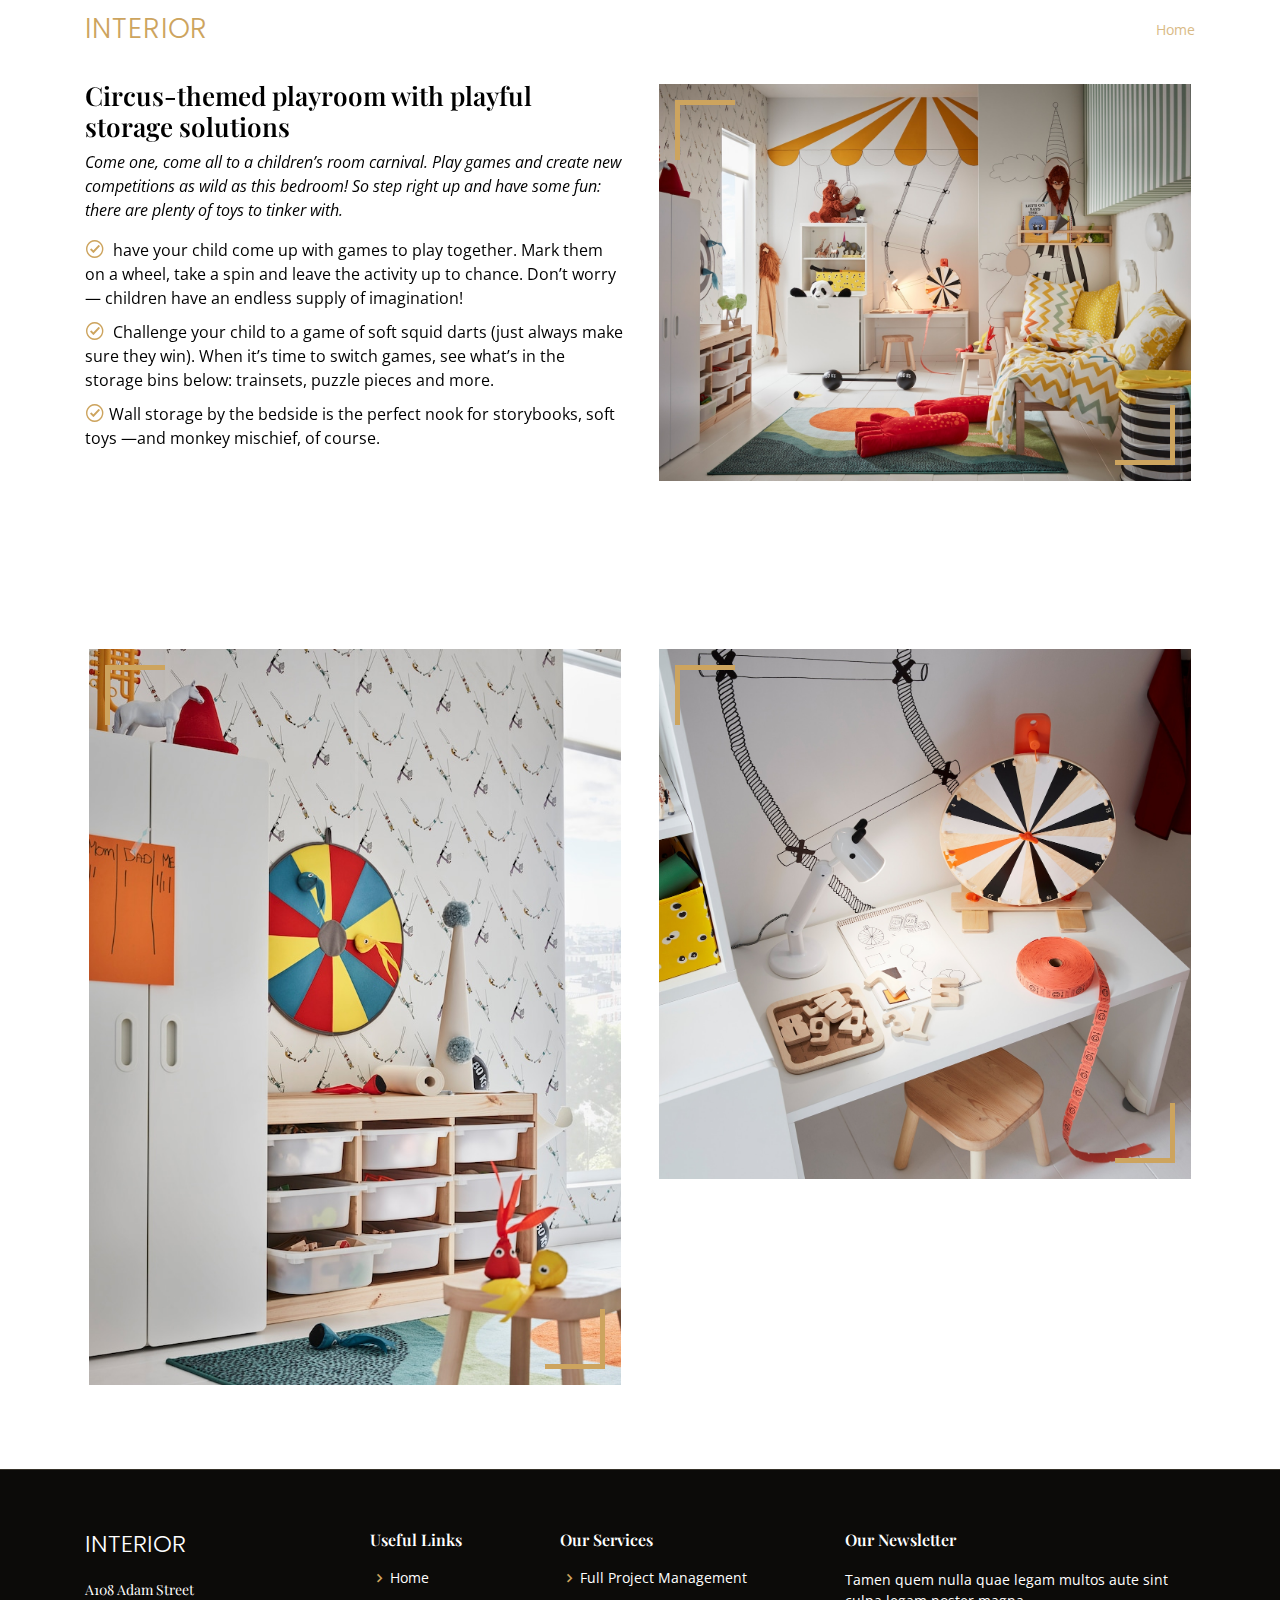
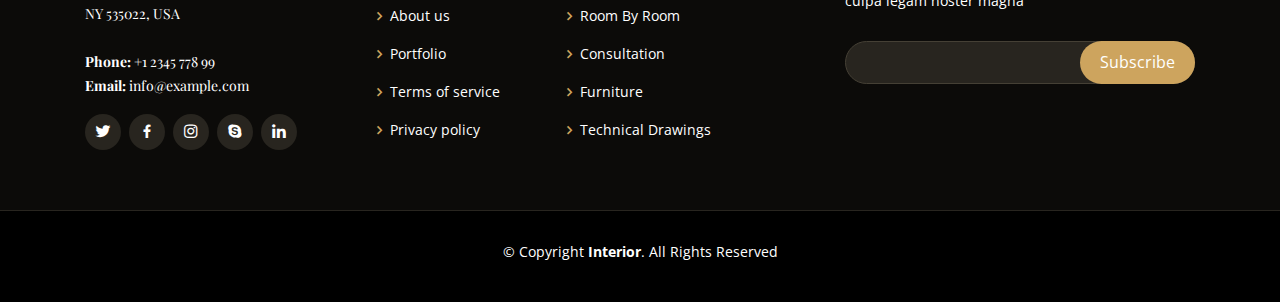
<file: kidRoom.html>
<!DOCTYPE html>
<html lang="en">
    
<head>
  <meta charset="utf-8">
  <meta content="width=device-width, initial-scale=1.0" name="viewport">

  <title>Interior kid room project</title>
  <meta content="" name="descriptison">
  <meta content="" name="keywords">

  <!-- Favicons -->
  <link href="assets/img/favicon.png" rel="icon">
  <link href="assets/img/apple-touch-icon.png" rel="apple-touch-icon">

  <!-- Google Fonts -->
  <link href="https://fonts.googleapis.com/css?family=Open+Sans:300,300i,400,400i,600,600i,700,700i|Playfair+Display:ital,wght@0,400;0,500;0,600;0,700;1,400;1,500;1,600;1,700|Poppins:300,300i,400,400i,500,500i,600,600i,700,700i" rel="stylesheet">

  <!-- Vendor CSS Files -->
  <link href="assets/vendor/bootstrap/css/bootstrap.min.css" rel="stylesheet">
  <link href="assets/vendor/icofont/icofont.min.css" rel="stylesheet">
  <link href="assets/vendor/boxicons/css/boxicons.min.css" rel="stylesheet">
  <link href="assets/vendor/animate.css/animate.min.css" rel="stylesheet">
  <link href="assets/vendor/owl.carousel/assets/owl.carousel.min.css" rel="stylesheet">
  <link href="assets/vendor/venobox/venobox.css" rel="stylesheet">
  <link href="assets/vendor/aos/aos.css" rel="stylesheet">

  <!-- Template Main CSS File -->
  <link href="assets/css/style.css" rel="stylesheet">

  <!-- =======================================================
  * Template Name: Restaurantly - v1.1.0
  * Template URL: https://bootstrapmade.com/restaurantly-restaurant-template/
  * Author: BootstrapMade.com
  * License: https://bootstrapmade.com/license/
  ======================================================== -->
</head>    
    
    
<body>
<header id="header" class="fixed-top" >
    <div class="container d-flex align-items-center">

      <h1 class="logo mr-auto"><a href="index.html">Interior</a></h1>
      <!-- Uncomment below if you prefer to use an image logo -->
      <!-- <a href="index.html" class="logo mr-auto"><img src="assets/img/logo.png" alt="" class="img-fluid"></a>-->

      <nav class="nav-menu d-none d-lg-block">
        <ul>
          <li class="active"><a href="index.html">Home</a></li>


        </ul>
      </nav><!-- .nav-menu -->

    </div>
    
</header>
  <main id="main">
    <!-- ======= About Section ======= -->
    <section id="about" class="about">
      <div class="container" data-aos="fade-up">

        <div class="row">
          <div class="col-lg-6 order-1 order-lg-2" data-aos="zoom-in" data-aos-delay="100">
            <div class="about-img">
              <img src="assets/img/projects/ki2/k4.jpg" alt="">
            </div>
          </div>
          <div class="col-lg-6 pt-4 pt-lg-0 order-2 order-lg-1 content">
            <h2>Circus-themed playroom with playful storage solutions</h2>
            <p class="font-italic">
             Come one, come all to a children’s room carnival. Play games and create new competitions as wild as this bedroom! So step right up and have some fun: there are plenty of toys to tinker with.
            </p>
            <ul>
              <li><i class="icofont-check-circled"></i> have your child come up with games to play together. Mark them on a wheel, take a spin and leave the activity up to chance. Don’t worry — children have an endless supply of imagination!
</li>
              <li><i class="icofont-check-circled"></i> Challenge your child to a game of soft squid darts (just always make sure they win). When it’s time to switch games, see what’s in the storage bins below: trainsets, puzzle pieces and more.</li>
                
              <li><i class="icofont-check-circled"></i>Wall storage by the bedside is the perfect nook for storybooks, soft toys —and monkey mischief, of course.</li>
            </ul>

          </div>
            
           
            </div> 
            
        

      </div>
        
</section><!-- End About Section -->
      
      
      
                   <section id="about" class="about">
   
        <div class="container" data-aos="fade-up">

        <div class="row">

            
            
            <div class="col-lg-6 order-1 order-lg-1" data-aos="zoom-in" data-aos-delay="100">
            <div class="about-img">
                <img src="assets/img/projects/ki2/k3.jpg" alt="">
            </div>
                
          </div> 
            
            <div class="col-lg-6 order-1 order-lg-1">

            <div class="about-img">
            <img src="assets/img/projects/ki2/k1.jpg" alt="">
            </div>
 
            </div> 
            </div>
            
       
        
                </div>
         </section>
      
      
    
</main><!-- End #main -->

  <!-- ======= Footer ======= -->
  <footer id="footer">
    <div class="footer-top">
      <div class="container">
        <div class="row">

          <div class="col-lg-3 col-md-6">
            <div class="footer-info">
              <h3>Interior</h3>
              <p>
                A108 Adam Street <br>
                NY 535022, USA<br><br>
                <strong>Phone:</strong> +1 2345 778 99<br>
                <strong>Email:</strong> info@example.com<br>
              </p>
              <div class="social-links mt-3">
                <a href="#" class="twitter"><i class="bx bxl-twitter"></i></a>
                <a href="#" class="facebook"><i class="bx bxl-facebook"></i></a>
                <a href="#" class="instagram"><i class="bx bxl-instagram"></i></a>
                <a href="#" class="google-plus"><i class="bx bxl-skype"></i></a>
                <a href="#" class="linkedin"><i class="bx bxl-linkedin"></i></a>
              </div>
            </div>
          </div>

          <div class="col-lg-2 col-md-6 footer-links">
            <h4>Useful Links</h4>
            <ul>
              <li><i class="bx bx-chevron-right"></i> <a href="#">Home</a></li>
              <li><i class="bx bx-chevron-right"></i> <a href="#">About us</a></li>
              <li><i class="bx bx-chevron-right"></i> <a href="#">Portfolio</a></li>
              <li><i class="bx bx-chevron-right"></i> <a href="#">Terms of service</a></li>
              <li><i class="bx bx-chevron-right"></i> <a href="#">Privacy policy</a></li>
            </ul>
          </div>

          <div class="col-lg-3 col-md-6 footer-links">
            <h4>Our Services</h4>
            <ul>
              <li><i class="bx bx-chevron-right"></i> <a href="#">Full Project Management</a></li>
              <li><i class="bx bx-chevron-right"></i> <a href="#">Room By Room</a></li>
              <li><i class="bx bx-chevron-right"></i> <a href="#">Consultation</a></li>
              <li><i class="bx bx-chevron-right"></i> <a href="#">Furniture</a></li>
              <li><i class="bx bx-chevron-right"></i> <a href="#">Technical Drawings</a></li>
            </ul>
          </div>

          <div class="col-lg-4 col-md-6 footer-newsletter">
            <h4>Our Newsletter</h4>
            <p>Tamen quem nulla quae legam multos aute sint culpa legam noster magna</p>
            <form action="" method="post">
              <input type="email" name="email"><input type="submit" value="Subscribe">
            </form>

          </div>

        </div>
      </div>
    </div>

    <div class="container">
      <div class="copyright">
        &copy; Copyright <strong><span>Interior</span></strong>. All Rights Reserved
      </div>
      <div class="credits">
        <!-- All the links in the footer should remain intact. -->
        <!-- You can delete the links only if you purchased the pro version. -->
        <!-- Licensing information: https://bootstrapmade.com/license/ -->
        <!-- Purchase the pro version with working PHP/AJAX contact form: https://bootstrapmade.com/restaurantly-restaurant-template/ -->
     
      </div>
    </div>
  </footer><!-- End Footer -->

  <div id="preloader"></div>
  <a href="#" class="back-to-top"><i class="bx bx-up-arrow-alt"></i></a>

  <!-- Vendor JS Files -->
  <script src="assets/vendor/jquery/jquery.min.js"></script>
  <script src="assets/vendor/bootstrap/js/bootstrap.bundle.min.js"></script>
  <script src="assets/vendor/jquery.easing/jquery.easing.min.js"></script>
  <script src="assets/vendor/php-email-form/validate.js"></script>
  <script src="assets/vendor/owl.carousel/owl.carousel.min.js"></script>
  <script src="assets/vendor/isotope-layout/isotope.pkgd.min.js"></script>
  <script src="assets/vendor/venobox/venobox.min.js"></script>
  <script src="assets/vendor/aos/aos.js"></script>

  <!-- Template Main JS File -->
  <script src="assets/js/main.js"></script>

</body>

</html>
</file>
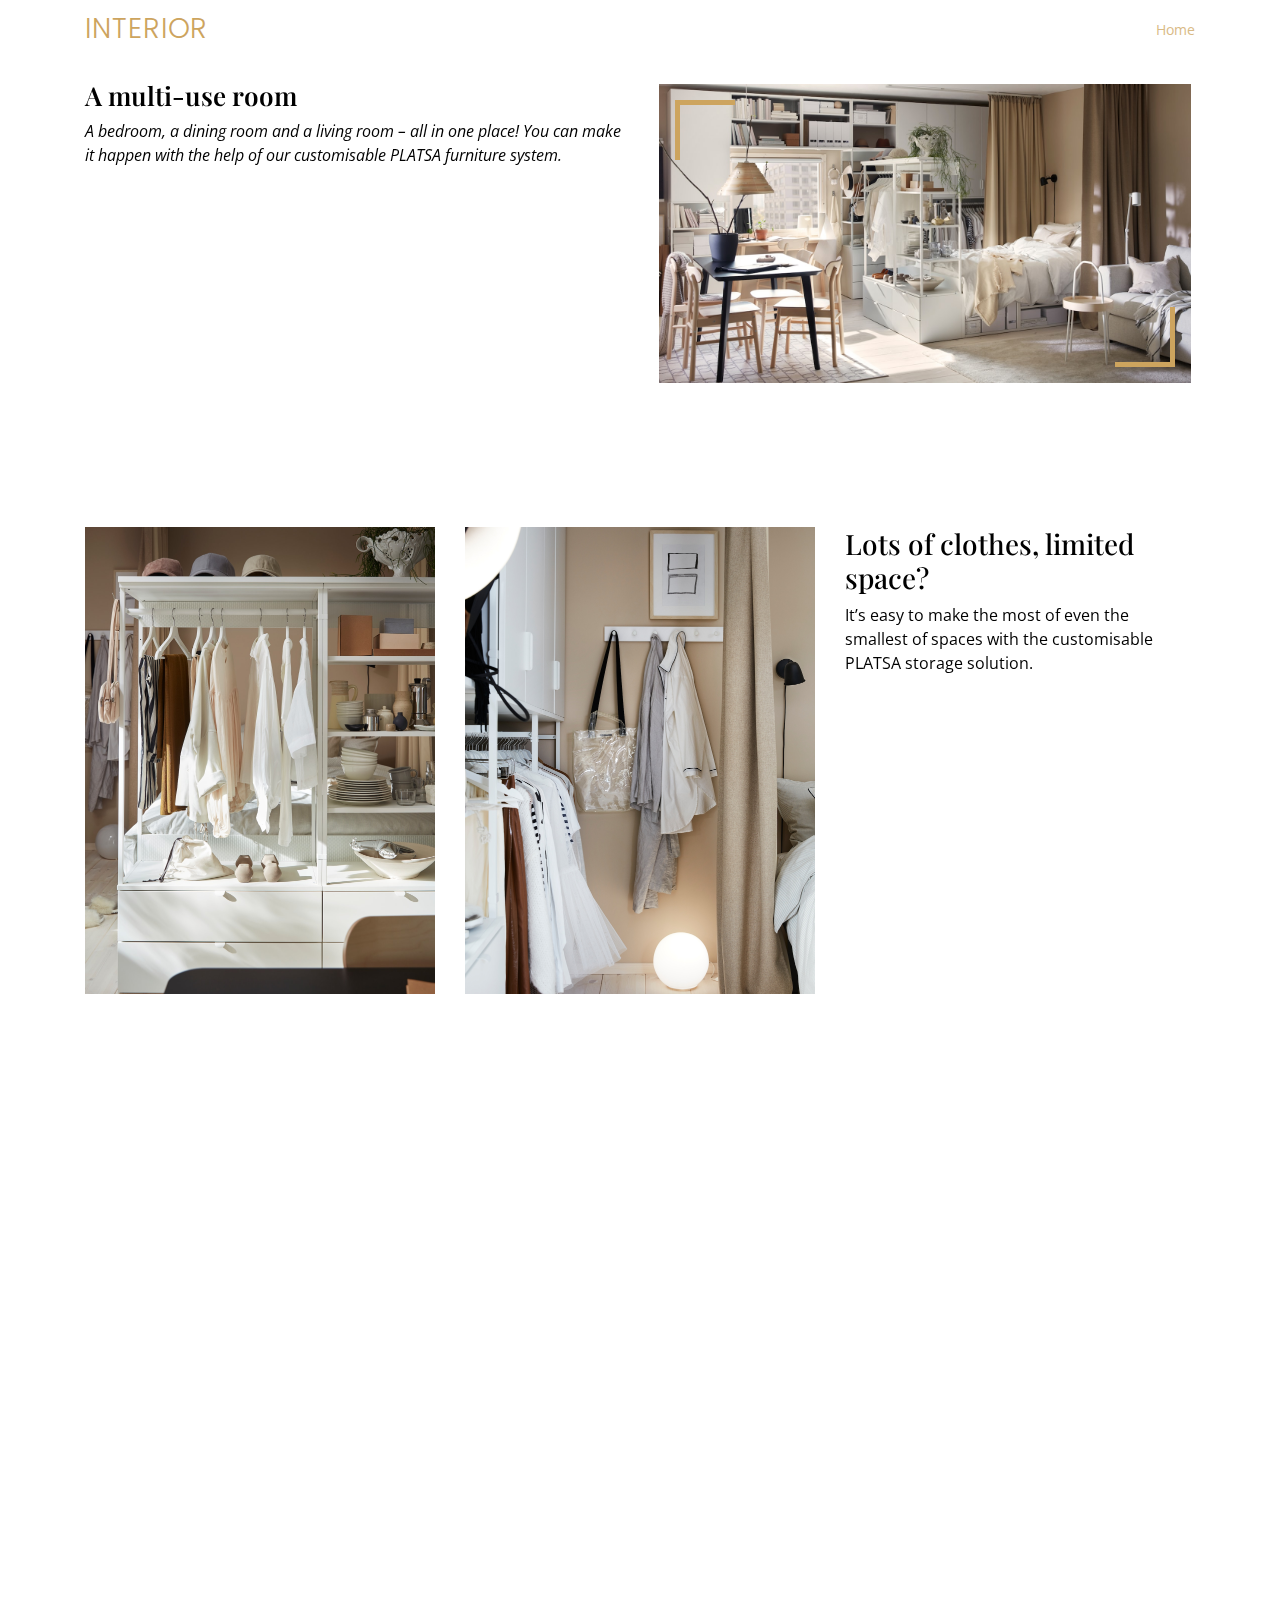
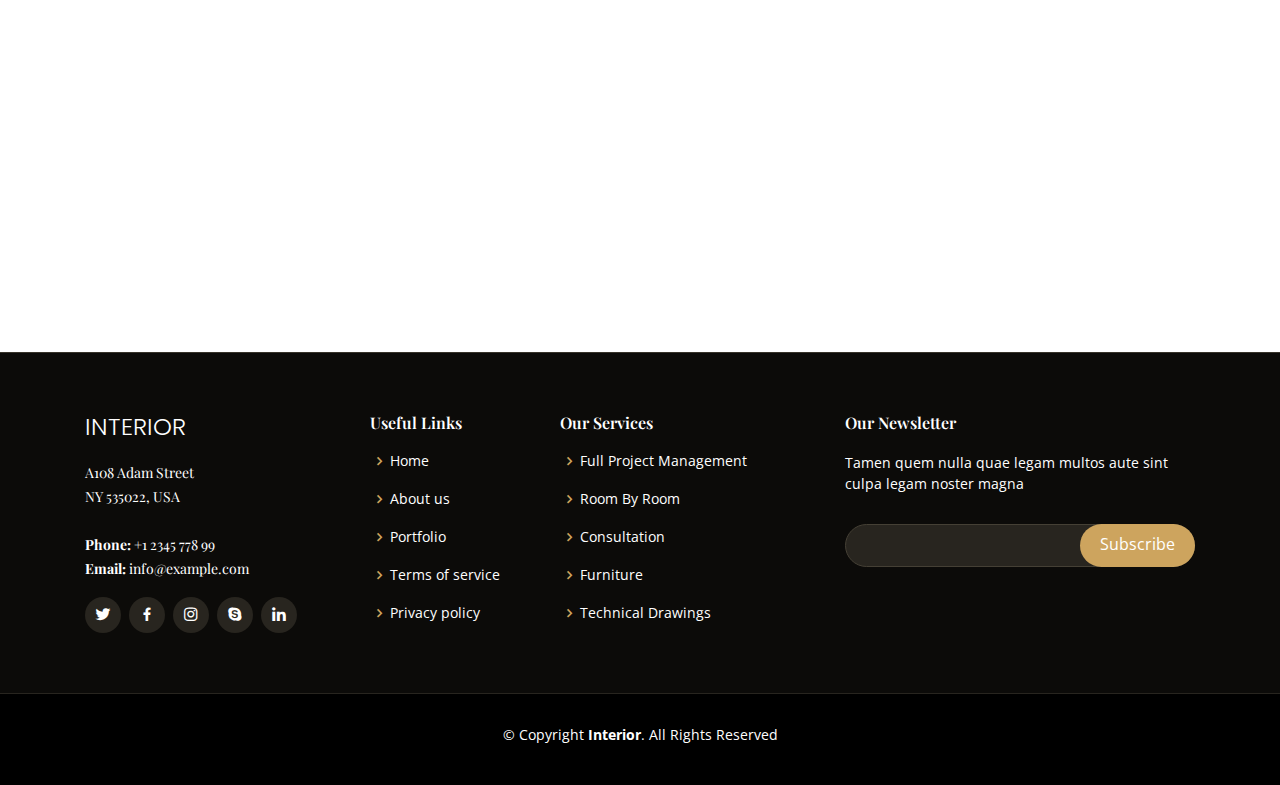
<file: room.html>
<!DOCTYPE html>
<html lang="en">
    
<head>
  <meta charset="utf-8">
  <meta content="width=device-width, initial-scale=1.0" name="viewport">

  <title>Interior bedroom project</title>
  <meta content="" name="descriptison">
  <meta content="" name="keywords">

  <!-- Favicons -->
  <link href="assets/img/favicon.png" rel="icon">
  <link href="assets/img/apple-touch-icon.png" rel="apple-touch-icon">

  <!-- Google Fonts -->
  <link href="https://fonts.googleapis.com/css?family=Open+Sans:300,300i,400,400i,600,600i,700,700i|Playfair+Display:ital,wght@0,400;0,500;0,600;0,700;1,400;1,500;1,600;1,700|Poppins:300,300i,400,400i,500,500i,600,600i,700,700i" rel="stylesheet">

  <!-- Vendor CSS Files -->
  <link href="assets/vendor/bootstrap/css/bootstrap.min.css" rel="stylesheet">
  <link href="assets/vendor/icofont/icofont.min.css" rel="stylesheet">
  <link href="assets/vendor/boxicons/css/boxicons.min.css" rel="stylesheet">
  <link href="assets/vendor/animate.css/animate.min.css" rel="stylesheet">
  <link href="assets/vendor/owl.carousel/assets/owl.carousel.min.css" rel="stylesheet">
  <link href="assets/vendor/venobox/venobox.css" rel="stylesheet">
  <link href="assets/vendor/aos/aos.css" rel="stylesheet">

  <!-- Template Main CSS File -->
  <link href="assets/css/style.css" rel="stylesheet">

  <!-- =======================================================
  * Template Name: Restaurantly - v1.1.0
  * Template URL: https://bootstrapmade.com/restaurantly-restaurant-template/
  * Author: BootstrapMade.com
  * License: https://bootstrapmade.com/license/
  ======================================================== -->
</head>    
    
    
<body>
<header id="header" class="fixed-top" >
    <div class="container d-flex align-items-center">

      <h1 class="logo mr-auto"><a href="index.html">Interior</a></h1>
      <!-- Uncomment below if you prefer to use an image logo -->
      <!-- <a href="index.html" class="logo mr-auto"><img src="assets/img/logo.png" alt="" class="img-fluid"></a>-->

      <nav class="nav-menu d-none d-lg-block">
        <ul>
          <li class="active"><a href="index.html">Home</a></li>

        </ul>
      </nav><!-- .nav-menu -->

    </div>
    
</header>
  <main id="main">
    <!-- ======= About Section ======= -->
    <section id="about" class="about">
      <div class="container" data-aos="fade-up">

        <div class="row">
          <div class="col-lg-6 order-1 order-lg-2" data-aos="zoom-in" data-aos-delay="100">
            <div class="about-img">
              <img src="assets/img/projects/ro2/r5.jpg" alt="">
            </div>
          </div>
          <div class="col-lg-6 pt-4 pt-lg-0 order-2 order-lg-1 content">
            <h2>A multi-use room</h2>
            <p class="font-italic">
             A bedroom, a dining room and a living room – all in one place! You can make it happen with the help of our customisable PLATSA furniture system.
            </p>
            
          </div>
            

            </div> 
          
          </div>
          </section><!-- End About Section -->
          
          
      
                
      <section id="chefs" class="chefs">
      <div class="container" data-aos="fade-up">
          
            
        <div class="row">

          <div class="col-lg-4 col-md-6">
            <div class="member" data-aos="zoom-in" data-aos-delay="100">
              <img src="assets/img/projects/ro2/r4.jpg" class="img-fluid" alt="">
              <div class="member-info">
                <div class="member-info-content">
                  <h4>Show-off storage</h4>
                  <span>Solid wood BUMERANG hangers add an extra sense of quality to your open wardrobe.</span>
                </div>

              </div>
            </div>
          </div>
        

          <div class="col-lg-4 col-md-6">
            <div class="member" data-aos="zoom-in" data-aos-delay="200">
              <img src="assets/img/projects/ro2/r2.jpg" class="img-fluid" alt="">
              <div class="member-info">
                <div class="member-info-content">
                  <h4>One more wear</h4>
                  <span>Worn, but not ready for the laundry? A rack with knobs is the perfect spot for clothes that need airing.</span>
                </div>
             
              </div>
            </div>
          </div>

          <div class="col-lg-4 col-md-6">
            
<!--              <img src="assets/img/projects/kids/k7.jpg" class="img-fluid" alt="">-->
             
                <h3>Lots of clothes, limited space?</h3>
                  <span>It’s easy to make the most of even the smallest of spaces with the customisable PLATSA storage solution.</span>
                
            
          

        </div>
            
            
        </div>
          </div>
      </section>
      
      
      
      
      
      
      
      
             <section id="about" class="about">
   
        <div class="container" data-aos="fade-up">

        <div class="row">

            
            
            <div class="col-lg-6 order-1 order-lg-1" data-aos="zoom-in" data-aos-delay="100">
            <div class="about-img">
              <img src="assets/img/projects/ro2/r3.jpg" alt="">
            </div>
                
          </div> 
            
            <div class="col-lg-6 order-1 order-lg-1">

            <div class="about-img">
              <img src="assets/img/projects/ro2/r1.jpg" alt="">
            </div>
 
            </div> 
            </div>
            
       
        
                </div>
         </section>
      
      
      
      
      


     
        

      
      
 
    
      
      
      
      
    
</main><!-- End #main -->

  <!-- ======= Footer ======= -->
  <footer id="footer">
    <div class="footer-top">
      <div class="container">
        <div class="row">

          <div class="col-lg-3 col-md-6">
            <div class="footer-info">
              <h3>Interior</h3>
              <p>
                A108 Adam Street <br>
                NY 535022, USA<br><br>
                <strong>Phone:</strong> +1 2345 778 99<br>
                <strong>Email:</strong> info@example.com<br>
              </p>
              <div class="social-links mt-3">
                <a href="#" class="twitter"><i class="bx bxl-twitter"></i></a>
                <a href="#" class="facebook"><i class="bx bxl-facebook"></i></a>
                <a href="#" class="instagram"><i class="bx bxl-instagram"></i></a>
                <a href="#" class="google-plus"><i class="bx bxl-skype"></i></a>
                <a href="#" class="linkedin"><i class="bx bxl-linkedin"></i></a>
              </div>
            </div>
          </div>

          <div class="col-lg-2 col-md-6 footer-links">
            <h4>Useful Links</h4>
            <ul>
              <li><i class="bx bx-chevron-right"></i> <a href="#">Home</a></li>
              <li><i class="bx bx-chevron-right"></i> <a href="#">About us</a></li>
              <li><i class="bx bx-chevron-right"></i> <a href="#">Portfolio</a></li>
              <li><i class="bx bx-chevron-right"></i> <a href="#">Terms of service</a></li>
              <li><i class="bx bx-chevron-right"></i> <a href="#">Privacy policy</a></li>
            </ul>
          </div>

          <div class="col-lg-3 col-md-6 footer-links">
            <h4>Our Services</h4>
            <ul>
              <li><i class="bx bx-chevron-right"></i> <a href="#">Full Project Management</a></li>
              <li><i class="bx bx-chevron-right"></i> <a href="#">Room By Room</a></li>
              <li><i class="bx bx-chevron-right"></i> <a href="#">Consultation</a></li>
              <li><i class="bx bx-chevron-right"></i> <a href="#">Furniture</a></li>
              <li><i class="bx bx-chevron-right"></i> <a href="#">Technical Drawings</a></li>
            </ul>
          </div>

          <div class="col-lg-4 col-md-6 footer-newsletter">
            <h4>Our Newsletter</h4>
            <p>Tamen quem nulla quae legam multos aute sint culpa legam noster magna</p>
            <form action="" method="post">
              <input type="email" name="email"><input type="submit" value="Subscribe">
            </form>

          </div>

        </div>
      </div>
    </div>

    <div class="container">
      <div class="copyright">
        &copy; Copyright <strong><span>Interior</span></strong>. All Rights Reserved
      </div>
      <div class="credits">
        <!-- All the links in the footer should remain intact. -->
        <!-- You can delete the links only if you purchased the pro version. -->
        <!-- Licensing information: https://bootstrapmade.com/license/ -->
        <!-- Purchase the pro version with working PHP/AJAX contact form: https://bootstrapmade.com/restaurantly-restaurant-template/ -->
     
      </div>
    </div>
  </footer><!-- End Footer -->

  <div id="preloader"></div>
  <a href="#" class="back-to-top"><i class="bx bx-up-arrow-alt"></i></a>

  <!-- Vendor JS Files -->
  <script src="assets/vendor/jquery/jquery.min.js"></script>
  <script src="assets/vendor/bootstrap/js/bootstrap.bundle.min.js"></script>
  <script src="assets/vendor/jquery.easing/jquery.easing.min.js"></script>
  <script src="assets/vendor/php-email-form/validate.js"></script>
  <script src="assets/vendor/owl.carousel/owl.carousel.min.js"></script>
  <script src="assets/vendor/isotope-layout/isotope.pkgd.min.js"></script>
  <script src="assets/vendor/venobox/venobox.min.js"></script>
  <script src="assets/vendor/aos/aos.js"></script>

  <!-- Template Main JS File -->
  <script src="assets/js/main.js"></script>

</body>

</html>
</file>
<file: assets/vendor/venobox/venobox.css>
/* ------ venobox.css --------*/
.vbox-overlay *, .vbox-overlay *:before, .vbox-overlay *:after{
    -webkit-backface-visibility: hidden;
    -webkit-box-sizing:border-box;
    -moz-box-sizing:border-box;
    box-sizing:border-box;
}
.vbox-overlay * { 
    -webkit-backface-visibility: visible;
    backface-visibility: visible;
}
.vbox-overlay{
    display: -webkit-flex;
    display: flex;
    -webkit-flex-direction: column;
    flex-direction: column;
    -webkit-justify-content: center;
    justify-content: center;
    -webkit-align-items: center;
    align-items: center;
    position: fixed;
    left: 0;
    top: 0;
    bottom: 0;
    right: 0;
    z-index: 999999;
}

/* ----- navigation ----- */
.vbox-title{
    width: 100%;
    height: 40px;
    float: left;
    text-align: center;
    line-height: 28px;
    font-size: 12px;
    padding: 6px 50px;
    overflow: hidden;
    position: fixed;
    display: none;
    left: 0;
    z-index: 89;
}
.vbox-close{
    cursor: pointer;
    position: fixed;
    top: -1px;
    right: 0;
    width: 50px;
    height: 40px;
    padding: 6px;
    display: block;
    background-position:10px center;
    overflow: hidden;
    font-size: 24px;
    line-height: 1;
    text-align: center;
    z-index: 99;
}
.vbox-left{
    cursor: pointer;
    position: fixed;
    left: 0;
    height: 40px;
    overflow: hidden;
    line-height: 28px;
    font-size: 12px;
    z-index: 99;
    display: flex;
    align-items:center;
}
.vbox-num{
    display: inline-block;
    margin: 6px 0 6px 15px;
}
/* ----- Social share ----- */
.vbox-share{
    line-height: 28px;
    font-size: 12px;
    overflow: hidden;
    position: fixed;
    left: 0;
    z-index: 98;
    display: flex;
    align-items:center;
    justify-content: center;
    width: 100%;
    text-align: center;
}
.vbox-share svg{
    max-height: 28px;
    width: 28px;
    z-index: 10;
    margin-left: 12px;
    margin-top: 6px;
    margin-bottom: 6px;
    vertical-align: middle;
}


/* ----- navigation ARROWS ----- */
.vbox-next, .vbox-prev{
    position: fixed;
    top: 50%;
    margin-top: -15px;
    overflow: hidden;
    cursor: pointer;
    display: block;
    width: 45px;
    height: 45px;
    z-index: 99;
}
.vbox-next span, .vbox-prev span{
    position: relative;
    width: 20px;
    height: 20px;
    border: 2px solid transparent;
    border-top-color: #B6B6B6;
    border-right-color: #B6B6B6;
    text-indent: -100px;
    position: absolute;
    top: 8px;
    display: block;
}
.vbox-prev{
    left: 15px;
}
.vbox-next{
    right: 15px;
}
.vbox-prev span{
    left: 10px;
    -ms-transform: rotate(-135deg);
    -webkit-transform: rotate(-135deg);
    transform: rotate(-135deg);
}
.vbox-next span{
    -ms-transform: rotate(45deg);
    -webkit-transform: rotate(45deg);
    transform: rotate(45deg);
    right: 10px;
}
/* ------- inline window ------ */
.vbox-inline{
    width: 420px;
    height: 315px;
    height: 70vh;
    padding: 10px;
    background: #fff;
    margin: 0 auto;
    overflow: auto;
    text-align: left;
}
/* ------- Video & iFrames window ------ */
.venoframe{
    max-width: 100%;
    width: 100%;
    border: none;
    width: 100%;
    height: 260px;
    height: 70vh;
}
.venoframe.vbvid{
    height: 260px;
}
@media (min-width: 768px) {
    .venoframe, .vbox-inline{
        width: 90%;
        height: 360px;
        height: 70vh;
    }
    .venoframe.vbvid{
        width: 640px;
        height: 360px;
    }
}
@media (min-width: 992px) {
    .venoframe, .vbox-inline{
        max-width: 1200px;
        width: 80%;
        height: 540px;
        height: 70vh;
    }
    .venoframe.vbvid{
        width: 960px;
        height: 540px;
    }
}
/* 
Please do NOT edit this part! 
or at least read this note: http://i.imgur.com/7C0ws9e.gif
*/
.vbox-open{
    overflow: hidden;
}
.vbox-container{
    position: absolute;
    left: 0;
    right: 0;
    top: 0;
    bottom: 0;
    overflow-x: hidden;
    overflow-y: scroll;
    overflow-scrolling: touch;
    -webkit-overflow-scrolling: touch;
    z-index: 20;
    max-height: 100%;

}

.vbox-content{
    text-align: center;
    float: left;
    width: 100%;
    position: relative;
    overflow: hidden;
    padding: 20px 4%;
}
.vbox-container img{
    max-width: 100%;
    height: auto;
}
.vbox-figlio{
    box-shadow: 0 0 12px rgba(0,0,0,0.19), 0 6px 6px rgba(0,0,0,0.23);
    max-width: 100%;
    text-align: initial;
}
img.vbox-figlio{
    -webkit-user-select: none;
-khtml-user-select: none;
-moz-user-select: none;
-o-user-select: none;
user-select: none;
}
.vbox-content.swipe-left{
    margin-left: -200px !important;
}
.vbox-content.swipe-right{
    margin-left: 200px !important;
}
.vbox-animated{
    webkit-transition: margin 300ms ease-out;
    transition: margin 300ms ease-out;
}

/* ---------- preloader ----------
 * SPINKIT 
 * http://tobiasahlin.com/spinkit/
-------------------------------- */
.sk-double-bounce,.sk-rotating-plane{width:40px;height:40px;margin:40px auto}.sk-rotating-plane{background-color:#333;-webkit-animation:sk-rotatePlane 1.2s infinite ease-in-out;animation:sk-rotatePlane 1.2s infinite ease-in-out}@-webkit-keyframes sk-rotatePlane{0%{-webkit-transform:perspective(120px) rotateX(0) rotateY(0);transform:perspective(120px) rotateX(0) rotateY(0)}50%{-webkit-transform:perspective(120px) rotateX(-180.1deg) rotateY(0);transform:perspective(120px) rotateX(-180.1deg) rotateY(0)}100%{-webkit-transform:perspective(120px) rotateX(-180deg) rotateY(-179.9deg);transform:perspective(120px) rotateX(-180deg) rotateY(-179.9deg)}}@keyframes sk-rotatePlane{0%{-webkit-transform:perspective(120px) rotateX(0) rotateY(0);transform:perspective(120px) rotateX(0) rotateY(0)}50%{-webkit-transform:perspective(120px) rotateX(-180.1deg) rotateY(0);transform:perspective(120px) rotateX(-180.1deg) rotateY(0)}100%{-webkit-transform:perspective(120px) rotateX(-180deg) rotateY(-179.9deg);transform:perspective(120px) rotateX(-180deg) rotateY(-179.9deg)}}.sk-double-bounce{position:relative}.sk-double-bounce .sk-child{width:100%;height:100%;border-radius:50%;background-color:#333;opacity:.6;position:absolute;top:0;left:0;-webkit-animation:sk-doubleBounce 2s infinite ease-in-out;animation:sk-doubleBounce 2s infinite ease-in-out}.sk-chasing-dots .sk-child,.sk-spinner-pulse,.sk-three-bounce .sk-child{background-color:#333;border-radius:100%}.sk-double-bounce .sk-double-bounce2{-webkit-animation-delay:-1s;animation-delay:-1s}@-webkit-keyframes sk-doubleBounce{0%,100%{-webkit-transform:scale(0);transform:scale(0)}50%{-webkit-transform:scale(1);transform:scale(1)}}@keyframes sk-doubleBounce{0%,100%{-webkit-transform:scale(0);transform:scale(0)}50%{-webkit-transform:scale(1);transform:scale(1)}}.sk-wave{margin:40px auto;width:50px;height:40px;text-align:center;font-size:10px}.sk-wave .sk-rect{background-color:#333;height:100%;width:6px;display:inline-block;-webkit-animation:sk-waveStretchDelay 1.2s infinite ease-in-out;animation:sk-waveStretchDelay 1.2s infinite ease-in-out}.sk-wave .sk-rect1{-webkit-animation-delay:-1.2s;animation-delay:-1.2s}.sk-wave .sk-rect2{-webkit-animation-delay:-1.1s;animation-delay:-1.1s}.sk-wave .sk-rect3{-webkit-animation-delay:-1s;animation-delay:-1s}.sk-wave .sk-rect4{-webkit-animation-delay:-.9s;animation-delay:-.9s}.sk-wave .sk-rect5{-webkit-animation-delay:-.8s;animation-delay:-.8s}@-webkit-keyframes sk-waveStretchDelay{0%,100%,40%{-webkit-transform:scaleY(.4);transform:scaleY(.4)}20%{-webkit-transform:scaleY(1);transform:scaleY(1)}}@keyframes sk-waveStretchDelay{0%,100%,40%{-webkit-transform:scaleY(.4);transform:scaleY(.4)}20%{-webkit-transform:scaleY(1);transform:scaleY(1)}}.sk-wandering-cubes{margin:40px auto;width:40px;height:40px;position:relative}.sk-wandering-cubes .sk-cube{background-color:#333;width:10px;height:10px;position:absolute;top:0;left:0;-webkit-animation:sk-wanderingCube 1.8s ease-in-out -1.8s infinite both;animation:sk-wanderingCube 1.8s ease-in-out -1.8s infinite both}.sk-chasing-dots,.sk-spinner-pulse{width:40px;height:40px;margin:40px auto}.sk-wandering-cubes .sk-cube2{-webkit-animation-delay:-.9s;animation-delay:-.9s}@-webkit-keyframes sk-wanderingCube{0%{-webkit-transform:rotate(0);transform:rotate(0)}25%{-webkit-transform:translateX(30px) rotate(-90deg) scale(.5);transform:translateX(30px) rotate(-90deg) scale(.5)}50%{-webkit-transform:translateX(30px) translateY(30px) rotate(-179deg);transform:translateX(30px) translateY(30px) rotate(-179deg)}50.1%{-webkit-transform:translateX(30px) translateY(30px) rotate(-180deg);transform:translateX(30px) translateY(30px) rotate(-180deg)}75%{-webkit-transform:translateX(0) translateY(30px) rotate(-270deg) scale(.5);transform:translateX(0) translateY(30px) rotate(-270deg) scale(.5)}100%{-webkit-transform:rotate(-360deg);transform:rotate(-360deg)}}@keyframes sk-wanderingCube{0%{-webkit-transform:rotate(0);transform:rotate(0)}25%{-webkit-transform:translateX(30px) rotate(-90deg) scale(.5);transform:translateX(30px) rotate(-90deg) scale(.5)}50%{-webkit-transform:translateX(30px) translateY(30px) rotate(-179deg);transform:translateX(30px) translateY(30px) rotate(-179deg)}50.1%{-webkit-transform:translateX(30px) translateY(30px) rotate(-180deg);transform:translateX(30px) translateY(30px) rotate(-180deg)}75%{-webkit-transform:translateX(0) translateY(30px) rotate(-270deg) scale(.5);transform:translateX(0) translateY(30px) rotate(-270deg) scale(.5)}100%{-webkit-transform:rotate(-360deg);transform:rotate(-360deg)}}.sk-spinner-pulse{-webkit-animation:sk-pulseScaleOut 1s infinite ease-in-out;animation:sk-pulseScaleOut 1s infinite ease-in-out}@-webkit-keyframes sk-pulseScaleOut{0%{-webkit-transform:scale(0);transform:scale(0)}100%{-webkit-transform:scale(1);transform:scale(1);opacity:0}}@keyframes sk-pulseScaleOut{0%{-webkit-transform:scale(0);transform:scale(0)}100%{-webkit-transform:scale(1);transform:scale(1);opacity:0}}.sk-chasing-dots{position:relative;text-align:center;-webkit-animation:sk-chasingDotsRotate 2s infinite linear;animation:sk-chasingDotsRotate 2s infinite linear}.sk-chasing-dots .sk-child{width:60%;height:60%;display:inline-block;position:absolute;top:0;-webkit-animation:sk-chasingDotsBounce 2s infinite ease-in-out;animation:sk-chasingDotsBounce 2s infinite ease-in-out}.sk-chasing-dots .sk-dot2{top:auto;bottom:0;-webkit-animation-delay:-1s;animation-delay:-1s}@-webkit-keyframes sk-chasingDotsRotate{100%{-webkit-transform:rotate(360deg);transform:rotate(360deg)}}@keyframes sk-chasingDotsRotate{100%{-webkit-transform:rotate(360deg);transform:rotate(360deg)}}@-webkit-keyframes sk-chasingDotsBounce{0%,100%{-webkit-transform:scale(0);transform:scale(0)}50%{-webkit-transform:scale(1);transform:scale(1)}}@keyframes sk-chasingDotsBounce{0%,100%{-webkit-transform:scale(0);transform:scale(0)}50%{-webkit-transform:scale(1);transform:scale(1)}}.sk-three-bounce{margin:40px auto;width:80px;text-align:center}.sk-three-bounce .sk-child{width:20px;height:20px;display:inline-block;-webkit-animation:sk-three-bounce 1.4s ease-in-out 0s infinite both;animation:sk-three-bounce 1.4s ease-in-out 0s infinite both}.sk-circle .sk-child:before,.sk-fading-circle .sk-circle:before{display:block;border-radius:100%;content:'';background-color:#333}.sk-three-bounce .sk-bounce1{-webkit-animation-delay:-.32s;animation-delay:-.32s}.sk-three-bounce .sk-bounce2{-webkit-animation-delay:-.16s;animation-delay:-.16s}@-webkit-keyframes sk-three-bounce{0%,100%,80%{-webkit-transform:scale(0);transform:scale(0)}40%{-webkit-transform:scale(1);transform:scale(1)}}@keyframes sk-three-bounce{0%,100%,80%{-webkit-transform:scale(0);transform:scale(0)}40%{-webkit-transform:scale(1);transform:scale(1)}}.sk-circle{margin:40px auto;width:40px;height:40px;position:relative}.sk-circle .sk-child{width:100%;height:100%;position:absolute;left:0;top:0}.sk-circle .sk-child:before{margin:0 auto;width:15%;height:15%;-webkit-animation:sk-circleBounceDelay 1.2s infinite ease-in-out both;animation:sk-circleBounceDelay 1.2s infinite ease-in-out both}.sk-circle .sk-circle2{-webkit-transform:rotate(30deg);-ms-transform:rotate(30deg);transform:rotate(30deg)}.sk-circle .sk-circle3{-webkit-transform:rotate(60deg);-ms-transform:rotate(60deg);transform:rotate(60deg)}.sk-circle .sk-circle4{-webkit-transform:rotate(90deg);-ms-transform:rotate(90deg);transform:rotate(90deg)}.sk-circle .sk-circle5{-webkit-transform:rotate(120deg);-ms-transform:rotate(120deg);transform:rotate(120deg)}.sk-circle .sk-circle6{-webkit-transform:rotate(150deg);-ms-transform:rotate(150deg);transform:rotate(150deg)}.sk-circle .sk-circle7{-webkit-transform:rotate(180deg);-ms-transform:rotate(180deg);transform:rotate(180deg)}.sk-circle .sk-circle8{-webkit-transform:rotate(210deg);-ms-transform:rotate(210deg);transform:rotate(210deg)}.sk-circle .sk-circle9{-webkit-transform:rotate(240deg);-ms-transform:rotate(240deg);transform:rotate(240deg)}.sk-circle .sk-circle10{-webkit-transform:rotate(270deg);-ms-transform:rotate(270deg);transform:rotate(270deg)}.sk-circle .sk-circle11{-webkit-transform:rotate(300deg);-ms-transform:rotate(300deg);transform:rotate(300deg)}.sk-circle .sk-circle12{-webkit-transform:rotate(330deg);-ms-transform:rotate(330deg);transform:rotate(330deg)}.sk-circle .sk-circle2:before{-webkit-animation-delay:-1.1s;animation-delay:-1.1s}.sk-circle .sk-circle3:before{-webkit-animation-delay:-1s;animation-delay:-1s}.sk-circle .sk-circle4:before{-webkit-animation-delay:-.9s;animation-delay:-.9s}.sk-circle .sk-circle5:before{-webkit-animation-delay:-.8s;animation-delay:-.8s}.sk-circle .sk-circle6:before{-webkit-animation-delay:-.7s;animation-delay:-.7s}.sk-circle .sk-circle7:before{-webkit-animation-delay:-.6s;animation-delay:-.6s}.sk-circle .sk-circle8:before{-webkit-animation-delay:-.5s;animation-delay:-.5s}.sk-circle .sk-circle9:before{-webkit-animation-delay:-.4s;animation-delay:-.4s}.sk-circle .sk-circle10:before{-webkit-animation-delay:-.3s;animation-delay:-.3s}.sk-circle .sk-circle11:before{-webkit-animation-delay:-.2s;animation-delay:-.2s}.sk-circle .sk-circle12:before{-webkit-animation-delay:-.1s;animation-delay:-.1s}@-webkit-keyframes sk-circleBounceDelay{0%,100%,80%{-webkit-transform:scale(0);transform:scale(0)}40%{-webkit-transform:scale(1);transform:scale(1)}}@keyframes sk-circleBounceDelay{0%,100%,80%{-webkit-transform:scale(0);transform:scale(0)}40%{-webkit-transform:scale(1);transform:scale(1)}}.sk-cube-grid{width:40px;height:40px;margin:40px auto}.sk-cube-grid .sk-cube{width:33.33%;height:33.33%;background-color:#333;float:left;-webkit-animation:sk-cubeGridScaleDelay 1.3s infinite ease-in-out;animation:sk-cubeGridScaleDelay 1.3s infinite ease-in-out}.sk-cube-grid .sk-cube1{-webkit-animation-delay:.2s;animation-delay:.2s}.sk-cube-grid .sk-cube2{-webkit-animation-delay:.3s;animation-delay:.3s}.sk-cube-grid .sk-cube3{-webkit-animation-delay:.4s;animation-delay:.4s}.sk-cube-grid .sk-cube4{-webkit-animation-delay:.1s;animation-delay:.1s}.sk-cube-grid .sk-cube5{-webkit-animation-delay:.2s;animation-delay:.2s}.sk-cube-grid .sk-cube6{-webkit-animation-delay:.3s;animation-delay:.3s}.sk-cube-grid .sk-cube7{-webkit-animation-delay:0ms;animation-delay:0ms}.sk-cube-grid .sk-cube8{-webkit-animation-delay:.1s;animation-delay:.1s}.sk-cube-grid .sk-cube9{-webkit-animation-delay:.2s;animation-delay:.2s}@-webkit-keyframes sk-cubeGridScaleDelay{0%,100%,70%{-webkit-transform:scale3D(1,1,1);transform:scale3D(1,1,1)}35%{-webkit-transform:scale3D(0,0,1);transform:scale3D(0,0,1)}}@keyframes sk-cubeGridScaleDelay{0%,100%,70%{-webkit-transform:scale3D(1,1,1);transform:scale3D(1,1,1)}35%{-webkit-transform:scale3D(0,0,1);transform:scale3D(0,0,1)}}.sk-fading-circle{margin:40px auto;width:40px;height:40px;position:relative}.sk-fading-circle .sk-circle{width:100%;height:100%;position:absolute;left:0;top:0}.sk-fading-circle .sk-circle:before{margin:0 auto;width:15%;height:15%;-webkit-animation:sk-circleFadeDelay 1.2s infinite ease-in-out both;animation:sk-circleFadeDelay 1.2s infinite ease-in-out both}.sk-fading-circle .sk-circle2{-webkit-transform:rotate(30deg);-ms-transform:rotate(30deg);transform:rotate(30deg)}.sk-fading-circle .sk-circle3{-webkit-transform:rotate(60deg);-ms-transform:rotate(60deg);transform:rotate(60deg)}.sk-fading-circle .sk-circle4{-webkit-transform:rotate(90deg);-ms-transform:rotate(90deg);transform:rotate(90deg)}.sk-fading-circle .sk-circle5{-webkit-transform:rotate(120deg);-ms-transform:rotate(120deg);transform:rotate(120deg)}.sk-fading-circle .sk-circle6{-webkit-transform:rotate(150deg);-ms-transform:rotate(150deg);transform:rotate(150deg)}.sk-fading-circle .sk-circle7{-webkit-transform:rotate(180deg);-ms-transform:rotate(180deg);transform:rotate(180deg)}.sk-fading-circle .sk-circle8{-webkit-transform:rotate(210deg);-ms-transform:rotate(210deg);transform:rotate(210deg)}.sk-fading-circle .sk-circle9{-webkit-transform:rotate(240deg);-ms-transform:rotate(240deg);transform:rotate(240deg)}.sk-fading-circle .sk-circle10{-webkit-transform:rotate(270deg);-ms-transform:rotate(270deg);transform:rotate(270deg)}.sk-fading-circle .sk-circle11{-webkit-transform:rotate(300deg);-ms-transform:rotate(300deg);transform:rotate(300deg)}.sk-fading-circle .sk-circle12{-webkit-transform:rotate(330deg);-ms-transform:rotate(330deg);transform:rotate(330deg)}.sk-fading-circle .sk-circle2:before{-webkit-animation-delay:-1.1s;animation-delay:-1.1s}.sk-fading-circle .sk-circle3:before{-webkit-animation-delay:-1s;animation-delay:-1s}.sk-fading-circle .sk-circle4:before{-webkit-animation-delay:-.9s;animation-delay:-.9s}.sk-fading-circle .sk-circle5:before{-webkit-animation-delay:-.8s;animation-delay:-.8s}.sk-fading-circle .sk-circle6:before{-webkit-animation-delay:-.7s;animation-delay:-.7s}.sk-fading-circle .sk-circle7:before{-webkit-animation-delay:-.6s;animation-delay:-.6s}.sk-fading-circle .sk-circle8:before{-webkit-animation-delay:-.5s;animation-delay:-.5s}.sk-fading-circle .sk-circle9:before{-webkit-animation-delay:-.4s;animation-delay:-.4s}.sk-fading-circle .sk-circle10:before{-webkit-animation-delay:-.3s;animation-delay:-.3s}.sk-fading-circle .sk-circle11:before{-webkit-animation-delay:-.2s;animation-delay:-.2s}.sk-fading-circle .sk-circle12:before{-webkit-animation-delay:-.1s;animation-delay:-.1s}@-webkit-keyframes sk-circleFadeDelay{0%,100%,39%{opacity:0}40%{opacity:1}}@keyframes sk-circleFadeDelay{0%,100%,39%{opacity:0}40%{opacity:1}}.sk-folding-cube{margin:40px auto;width:40px;height:40px;position:relative;-webkit-transform:rotateZ(45deg);transform:rotateZ(45deg)}.sk-folding-cube .sk-cube{float:left;width:50%;height:50%;position:relative;-webkit-transform:scale(1.1);-ms-transform:scale(1.1);transform:scale(1.1)}.sk-folding-cube .sk-cube:before{content:'';position:absolute;top:0;left:0;width:100%;height:100%;background-color:#333;-webkit-animation:sk-foldCubeAngle 2.4s infinite linear both;animation:sk-foldCubeAngle 2.4s infinite linear both;-webkit-transform-origin:100% 100%;-ms-transform-origin:100% 100%;transform-origin:100% 100%}.sk-folding-cube .sk-cube2{-webkit-transform:scale(1.1) rotateZ(90deg);transform:scale(1.1) rotateZ(90deg)}.sk-folding-cube .sk-cube3{-webkit-transform:scale(1.1) rotateZ(180deg);transform:scale(1.1) rotateZ(180deg)}.sk-folding-cube .sk-cube4{-webkit-transform:scale(1.1) rotateZ(270deg);transform:scale(1.1) rotateZ(270deg)}.sk-folding-cube .sk-cube2:before{-webkit-animation-delay:.3s;animation-delay:.3s}.sk-folding-cube .sk-cube3:before{-webkit-animation-delay:.6s;animation-delay:.6s}.sk-folding-cube .sk-cube4:before{-webkit-animation-delay:.9s;animation-delay:.9s}@-webkit-keyframes sk-foldCubeAngle{0%,10%{-webkit-transform:perspective(140px) rotateX(-180deg);transform:perspective(140px) rotateX(-180deg);opacity:0}25%,75%{-webkit-transform:perspective(140px) rotateX(0);transform:perspective(140px) rotateX(0);opacity:1}100%,90%{-webkit-transform:perspective(140px) rotateY(180deg);transform:perspective(140px) rotateY(180deg);opacity:0}}@keyframes sk-foldCubeAngle{0%,10%{-webkit-transform:perspective(140px) rotateX(-180deg);transform:perspective(140px) rotateX(-180deg);opacity:0}25%,75%{-webkit-transform:perspective(140px) rotateX(0);transform:perspective(140px) rotateX(0);opacity:1}100%,90%{-webkit-transform:perspective(140px) rotateY(180deg);transform:perspective(140px) rotateY(180deg);opacity:0}}
</file>
<file: assets/css/style.css>
/**
* Template Name: Restaurantly - v1.1.0
* Template URL: https://bootstrapmade.com/restaurantly-restaurant-template/
* Author: BootstrapMade.com
* License: https://bootstrapmade.com/license/
*/


.carousel-item {
  height: 100vh;
  min-height: 350px;
  background: no-repeat center center scroll;
  -webkit-background-size: 100%;
  -moz-background-size: 100%;
  -o-background-size: 100%;
  background-size: 100%;
}

/*
#carouselExampleIndicators{
    width: 100%;
  height: 100vh;
}
*/


.item {
  border: none;
  margin-bottom: 30px;
}

.item .item-wrap {
  display: block;
  position: relative;
  overflow: hidden;
}

.item .item-wrap:after {
  z-index: 2;
  position: absolute;
  content: "";
  top: 0;
  left: 0;
  right: 0;
  bottom: 0;
  background: rgba(0, 0, 0, 0.4);
  visibility: hidden;
  opacity: 0;
  transition: .3s all ease-in-out;
}

.item .item-wrap img {
  transition: .3s transform ease;
  transform: scale(1);
}

.item .item-wrap > .work-info {
  position: absolute;
  top: 50%;
  width: 100%;
  text-align: center;
  z-index: 3;
  transform: translateY(-50%);
  color: #fff;
  opacity: 0;
  visibility: hidden;
  margin-top: 20px;
  transition: .3s all ease;
}

.item .item-wrap > .work-info h3 {
  font-size: 20px;
  margin-bottom: 0;
}

.item .item-wrap > .work-info span {
  font-size: 14px;
  text-transform: uppercase;
  letter-spacing: .2rem;
}

.item .item-wrap:hover {
  text-decoration: none;
}

.item .item-wrap:hover img {
  transform: scale(1.05);
}

.item .item-wrap:hover:after {
  opacity: 1;
  visibility: visible;
}

.item .item-wrap:hover .work-info {
  margin-top: 0px;
  opacity: 1;
  visibility: visible;
}






/*--------------------------------------------------------------
# General
--------------------------------------------------------------*/
body {
  font-family: "Open Sans", sans-serif;
  background: white;
  color: black;
}

a {
  color: #cda45e;
}

a:hover {
  color: #d9ba85;
  text-decoration: none;
}

h1, h2, h3, h4, h5, h6 {
  font-family: "Playfair Display", serif;
}

/*--------------------------------------------------------------
# Preloader
--------------------------------------------------------------*/
#preloader {
  position: fixed;
  top: 0;
  left: 0;
  right: 0;
  bottom: 0;
  z-index: 9999;
  overflow: hidden;
  background: #1a1814;
}

#preloader:before {
  content: "";
  position: fixed;
  top: calc(50% - 30px);
  left: calc(50% - 30px);
  border: 6px solid #1a1814;
  border-top-color: #cda45e;
  border-bottom-color: #cda45e;
  border-radius: 50%;
  width: 60px;
  height: 60px;
  -webkit-animation: animate-preloader 1s linear infinite;
  animation: animate-preloader 1s linear infinite;
}

@-webkit-keyframes animate-preloader {
  0% {
    transform: rotate(0deg);
  }
  100% {
    transform: rotate(360deg);
  }
}

@keyframes animate-preloader {
  0% {
    transform: rotate(0deg);
  }
  100% {
    transform: rotate(360deg);
  }
}

/*--------------------------------------------------------------
# Back to top button
--------------------------------------------------------------*/
.back-to-top {
  position: fixed;
  display: none;
  right: 15px;
  bottom: 15px;
  z-index: 995;
}

.back-to-top i {
  display: flex;
  align-items: center;
  justify-content: center;
  font-size: 24px;
  width: 44px;
  height: 44px;
  border-radius: 50px;
  color: #cda45e;
  transition: all 0.4s;
  border: 2px solid #cda45e;
}

.back-to-top i:hover {
  background: #cda45e;
  color: #1a1814;
}

/*--------------------------------------------------------------
# Disable aos animation delay on mobile devices
--------------------------------------------------------------*/
@media screen and (max-width: 768px) {
  [data-aos-delay] {
    transition-delay: 0 !important;
  }
}

/*--------------------------------------------------------------
# Top Bar
-------------------------------------------------------------
/*--------------------------------------------------------------
# Header
--------------------------------------------------------------*/
#header {
  background: white;
  transition: all 0.5s;
  z-index: 997;
  padding: 15px 0;
/*  top: 40px;*/
}

/*
#header.header-scrolled {
  top: 0;
  background: rgba(0, 0, 0, 0);
  border-bottom: 1px solid #37332a;
}
*/

#header .logo {
  font-size: 28px;
  margin: 0;
  padding: 0;
  line-height: 1;
  font-weight: 300;
  letter-spacing: 1px;
  text-transform: uppercase;
  font-family: "Poppins", sans-serif;
}

#header .logo a {
  color: #cda45e;
}

#header .logo img {
  max-height: 40px;
}

/*--------------------------------------------------------------
# Navigation Menu
--------------------------------------------------------------*/
/* Desktop Navigation */
.nav-menu ul {
  margin: 0;
  padding: 0;
  list-style: none;
}

.nav-menu > ul {
  display: flex;
  align-items: center;
}

.nav-menu > ul > li {
  position: relative;
  white-space: nowrap;
  padding-left: 28px;
}

.nav-menu a {
  display: block;
  position: relative;
  color: black;
  transition: 0.3s;
  font-size: 14px;
  font-family: "Open Sans", sans-serif;
}

.nav-menu a:hover, .nav-menu .active > a, .nav-menu li:hover > a {
  color: #d9ba85;
}

.nav-menu .book-a-table a {
  border: 2px solid #cda45e;
  color: #fff;
  border-radius: 50px;
  padding: 8px 25px;
  text-transform: uppercase;
  font-size: 13px;
  font-weight: 500;
  letter-spacing: 1px;
  transition: 0.3s;
}

.nav-menu .book-a-table a:hover {
  background: #cda45e;
  color: #fff;
}

.nav-menu .drop-down ul {
  display: block;
  position: absolute;
  left: 15px;
  top: calc(100% + 30px);
  z-index: 99;
  opacity: 0;
  visibility: hidden;
  padding: 10px 0;
  background: #fff;
  box-shadow: 0px 0px 30px rgba(127, 137, 161, 0.25);
  transition: 0.3s;
}

.nav-menu .drop-down:hover > ul {
  opacity: 1;
  top: 100%;
  visibility: visible;
}

.nav-menu .drop-down li {
  min-width: 180px;
  position: relative;
}

.nav-menu .drop-down ul a {
  padding: 10px 20px;
  font-size: 14px;
  font-weight: 500;
  text-transform: none;
  color: #1a1814;
}

.nav-menu .drop-down ul a:hover, .nav-menu .drop-down ul .active > a, .nav-menu .drop-down ul li:hover > a {
  color: #cda45e;
}

.nav-menu .drop-down > a:after {
  content: "\ea99";
  font-family: IcoFont;
  padding-left: 5px;
}

.nav-menu .drop-down .drop-down ul {
  top: 0;
  left: calc(100% - 30px);
}

.nav-menu .drop-down .drop-down:hover > ul {
  opacity: 1;
  top: 0;
  left: 100%;
}

.nav-menu .drop-down .drop-down > a {
  padding-right: 35px;
}

.nav-menu .drop-down .drop-down > a:after {
  content: "\eaa0";
  font-family: IcoFont;
  position: absolute;
  right: 15px;
}

@media (max-width: 1366px) {
  .nav-menu .drop-down .drop-down ul {
    left: -90%;
  }
  .nav-menu .drop-down .drop-down:hover > ul {
    left: -100%;
  }
  .nav-menu .drop-down .drop-down > a:after {
    content: "\ea9d";
  }
}

/* Mobile Navigation */
.mobile-nav-toggle {
  position: absolute;
  right: 15px;
  top: 15px;
  z-index: 9998;
  border: 0;
  background: none;
  font-size: 24px;
  transition: all 0.4s;
  outline: none !important;
  line-height: 1;
  cursor: pointer;
  text-align: right;
}

.mobile-nav-toggle i {
  color: black;
}

.mobile-nav {
  position: fixed;
  top: 15px;
  right: 15px;
  bottom: 15px;
  left: 15px;
  z-index: 9999;
  overflow-y: auto;
  background: #1a1814;
  border: 2px solid rgba(255, 255, 255, 0.1);
  transition: ease-in-out 0.2s;
  opacity: 0;
  visibility: hidden;
  border-radius: 10px;
  padding: 10px 0;
}

.mobile-nav * {
  margin: 0;
  padding: 0;
  list-style: none;
}

.mobile-nav .mobile-nav-close {
  margin: 0 15px 0 auto;
  display: block;
  border: 0;
  background: none;
  font-size: 24px;
  transition: all 0.4s;
  outline: none !important;
  line-height: 1;
  cursor: pointer;
  text-align: right;
  color: rgba(255, 255, 255, 0.5);
}

.mobile-nav .mobile-nav-close:hover {
  color: #fff;
}

.mobile-nav a {
  display: block;
  position: relative;
  color: #fff;
  padding: 10px 20px;
  font-weight: 500;
  outline: none;
  transition: 0.3s;
}

.mobile-nav a:hover, .mobile-nav .active > a, .mobile-nav li:hover > a {
  color: #cda45e;
  text-decoration: none;
}

.mobile-nav .drop-down > a:after {
  content: "\ea99";
  font-family: IcoFont;
  padding-left: 10px;
  position: absolute;
  right: 15px;
}

.mobile-nav .active.drop-down > a:after {
  content: "\eaa1";
}

.mobile-nav .book-a-table a {
  color: #fff;
  border: 2px solid #cda45e;
  border-radius: 50px;
  margin: 20px 0 0 0;
  padding: 10px 25px;
  text-transform: uppercase;
  font-size: 13px;
  font-weight: 500;
  letter-spacing: 1px;
  transition: 0.3s;
  display: inline-block;
}

.mobile-nav .book-a-table a:hover {
  background: #cda45e;
  color: #fff;
}

.mobile-nav .drop-down > a {
  padding-right: 35px;
}

.mobile-nav .drop-down ul {
  display: none;
  overflow: hidden;
}

.mobile-nav .drop-down li {
  padding-left: 20px;
}

.mobile-nav-overly {
  width: 100%;
  height: 100%;
  z-index: 9997;
  top: 0;
  left: 0;
  position: fixed;
  background: rgba(0, 0, 0, 0.6);
  overflow: hidden;
  display: none;
  transition: ease-in-out 0.2s;
}

.mobile-nav-active {
  overflow: hidden;
}

.mobile-nav-active .mobile-nav {
  opacity: 1;
  visibility: visible;
}

.mobile-nav-active .mobile-nav-toggle i {
  color: #fff;
}

/*--------------------------------------------------------------
# Hero Section
--------------------------------------------------------------*/
#hero {
  width: 100%;
  height: 100vh;
  background-size: cover;
  position: relative;
  padding: 0;
}


/*--------------------------------------------------------------
# Sections General
--------------------------------------------------------------*/
section {
  padding: 60px 0;
  overflow: hidden;
}

.section-bg {
  background-color: white;
}

.section-title {
  padding-bottom: 40px;
}

.section-title h2 {
  font-size: 14px;
  font-weight: 500;
  padding: 0;
  line-height: 1px;
  margin: 0 0 5px 0;
  letter-spacing: 2px;
  text-transform: uppercase;
  color: #aaaaaa;
  font-family: "Poppins", sans-serif;
}

.section-title h2::after {
  content: "";
  width: 120px;
  height: 1px;
  display: inline-block;
  background: rgba(255, 255, 255, 0.2);
  margin: 4px 10px;
}

.section-title p {
  margin: 0;
  margin: 0;
  font-size: 36px;
  font-weight: 700;
  font-family: "Playfair Display", serif;
  color: #cda45e;
}

/*--------------------------------------------------------------
# About
--------------------------------------------------------------*/
.breadcrumbs {
  padding: 15px 0;
  background: white;
  margin-top: 110px;
}

@media (max-width: 992px) {
  .breadcrumbs {
    margin-top: 98px;
  }
}

.breadcrumbs h2 {
  font-size: 26px;
  font-weight: 300;
}

.breadcrumbs ol {
  display: flex;
  flex-wrap: wrap;
  list-style: none;
  padding: 0;
  margin: 0;
  font-size: 14px;
}

.breadcrumbs ol li + li {
  padding-left: 10px;
}

.breadcrumbs ol li + li::before {
  display: inline-block;
  padding-right: 10px;
  color: white;
  content: "/";
}

@media (max-width: 768px) {
  .breadcrumbs .d-flex {
    display: block !important;
  }
  .breadcrumbs ol {
    display: block;
  }
  .breadcrumbs ol li {
    display: inline-block;
  }
}

/*--------------------------------------------------------------
# About
--------------------------------------------------------------*/
.about {
/*  background: url("../img/office2.jpg") center center;*/
  background-size: cover;
  position: relative;
  padding: 80px 0;
}

.about:before {
  content: "";
  background: rgba(0, 0, 0, 0);
  position: absolute;
  bottom: 0;
  top: 0;
  left: 0;
  right: 0;
}

.about .about-img {
  position: relative;
  transition: .5s;
}

.about .about-img img {
  max-width: 100%;
  border: 4px solid rgba(255, 255, 255, 0.2);
  position: relative;
}

.about .about-img::before {
  position: absolute;
  left: 20px;
  top: 20px;
  width: 60px;
  height: 60px;
  z-index: 1;
  content: '';
  border-left: 5px solid #cda45e;
  border-top: 5px solid #cda45e;
  transition: .5s;
}

.about .about-img::after {
  position: absolute;
  right: 20px;
  bottom: 20px;
  width: 60px;
  height: 60px;
  z-index: 2;
  content: '';
  border-right: 5px solid #cda45e;
  border-bottom: 5px solid #cda45e;
  transition: .5s;
}

.about .about-img:hover {
  transform: scale(1.03);
}

.about .about-img:hover::before {
  left: 10px;
  top: 10px;
}

.about .about-img:hover::after {
  right: 10px;
  bottom: 10px;
}

.about .content h2 {
  font-weight: 600;
  font-size: 26px;
}

.about .content ul {
  list-style: none;
  padding: 0;
}

.about .content ul li {
  padding-bottom: 10px;
}

.about .content ul i {
  font-size: 20px;
  padding-right: 4px;
  color: #cda45e;
}

.about .content p:last-child {
  margin-bottom: 0;
}

@media (min-width: 1024px) {
  .about {
    background-attachment: fixed;
  }
}

/*--------------------------------------------------------------
# Why Us
--------------------------------------------------------------*/



.why-us .box {
  padding: 50px 30px;
  box-shadow: 0px 2px 15px rgba(0, 0, 0, 0.1);
  transition: all ease-in-out 0.3s;
/*  background: #1a1814;*/
  
}

.why-us .box span {
  display: block;
  font-size: 28px;
  font-weight: 700;
  color: #cda45e;
}

.why-us .box h4 {
  font-size: 24px;
  font-weight: 600;
  padding: 0;
  margin: 20px 0;
  color: rgba(255, 255, 255, 0.8);
}

.why-us .box p {
  color: #aaaaaa;
  font-size: 15px;
  margin: 0;
  padding: 0;
}

.why-us .box:hover {
  background: #cda45e;
  padding: 30px 30px 70px 30px;
  box-shadow: 10px 15px 30px rgba(0, 0, 0, 0.18);
}

.why-us .box:hover span, .why-us .box:hover h4, .why-us .box:hover p {
  color: #fff;
}

/*--------------------------------------------------------------
# Service Section
--------------------------------------------------------------*/
-*/

#services {

  background: url("../img/hero-bg.jpg") top center;
  background-size: cover;

}

.services .icon-box {
  box-shadow: 0px 0 25px 0 rgba(0, 0, 0, 0.1);
  padding: 50px 30px;
  transition: all ease-in-out 0.4s;
  background: #fff;
}

.services .icon-box .icon {
  margin-bottom: 10px;
}

.services .icon-box .icon i {
  color: #cda45e;
  font-size: 36px;
  transition: 0.3s;
}

.services .icon-box h4 {
  font-weight: 500;
  margin-bottom: 15px;
  font-size: 24px;
}

.services .icon-box h4 a {
  color: #cda45e;;
  transition: ease-in-out 0.3s;
}

.services .icon-box p {
  line-height: 24px;
  font-size: 14px;
  margin-bottom: 0;
}

.services .icon-box:hover {
  transform: translateY(-10px);
    
}

.services .icon-box:hover h4 a {
   
  color: #47b2e4;
}


/*--------------------------------------------------------------
# Specials
--------------------------------------------------------------*/
.specials {
  overflow: hidden;
}

.specials .nav-tabs {
  border: 0;
}

.specials .nav-link {
  border: 0;
  padding: 12px 15px;
  transition: 0.3s;
  color: #fff;
  border-radius: 0;
  border-right: 2px solid #cda45e;
  font-weight: 600;
  font-size: 15px;
}

.specials .nav-link:hover {
  color: #cda45e;
}

.specials .nav-link.active {
  color: #1a1814;
  background: #cda45e;
  border-color: #cda45e;
}

.specials .nav-link:hover {
  border-color: #cda45e;
}

.specials .tab-pane.active {
  -webkit-animation: fadeIn 0.5s ease-out;
  animation: fadeIn 0.5s ease-out;
}

.specials .details h3 {
  font-size: 26px;
  font-weight: 600;
  margin-bottom: 20px;
  color: #fff;
}

.specials .details p {
  color: #aaaaaa;
}

.specials .details p:last-child {
  margin-bottom: 0;
}

@media (max-width: 992px) {
  .specials .nav-link {
    border: 0;
    padding: 15px;
  }
}

/*--------------------------------------------------------------
# Events
--------------------------------------------------------------*/
.events {
/*  background: url(../img/events-bg.jpg) center center no-repeat;*/
  background-size: cover;
  position: relative;
}

.events::before {
  content: '';
  background-color: rgba(0, 0, 0, 0);
  position: absolute;
  top: 0;
  right: 0;
  left: 0;
  bottom: 0;
}

.events .section-title h2 {
  color: #fff;
}

.events .container {
  position: relative;
}

@media (min-width: 1024px) {
  .events {
    background-attachment: fixed;
  }
}

.events .events-carousel {
  background: rgba(255, 255, 255, 0.08);
  padding: 30px;
}

.events .event-item {
  color: black;
}

.events .event-item h3 {
  font-weight: 600;
  font-size: 26px;
  color: #cda45e;
}

.events .event-item .price {
  font-size: 26px;
  font-family: "Open Sans", sans-serif;
  font-weight: 700;
  margin-bottom: 15px;
}

.events .event-item .price span {
  border-bottom: 2px solid #cda45e;
}

.events .event-item ul {
  list-style: none;
  padding: 0;
}

.events .event-item ul li {
  padding-bottom: 10px;
}

.events .event-item ul i {
  font-size: 20px;
  padding-right: 4px;
  color: #cda45e;
}

.events .event-item p:last-child {
  margin-bottom: 0;
}

.events .owl-nav, .events .owl-dots {
  margin-top: 5px;
  text-align: center;
}

.events .owl-dot {
  display: inline-block;
  margin: 0 5px;
  width: 12px;
  height: 12px;
  border-radius: 50%;
  background-color: #ddd !important;
}

.events .owl-dot.active {
  background-color: #cda45e !important;
}

@media (min-width: 992px) {
  .events .testimonial-item p {
    width: 80%;
  }
}

/*--------------------------------------------------------------
# Book A Table
--------------------------------------------------------------*/
.book-a-table .php-email-form {
  width: 100%;
}

.book-a-table .php-email-form .form-group {
  padding-bottom: 8px;
}

.book-a-table .php-email-form .validate {
  display: none;
  color: red;
  margin: 0 0 15px 0;
  font-weight: 400;
  font-size: 13px;
}

.book-a-table .php-email-form .error-message {
  display: none;
  color: #fff;
  background: #ed3c0d;
  text-align: left;
  padding: 15px;
  font-weight: 600;
}

.book-a-table .php-email-form .error-message br + br {
  margin-top: 25px;
}

.book-a-table .php-email-form .sent-message {
  display: none;
  color: #fff;
  background: #18d26e;
  text-align: center;
  padding: 15px;
  font-weight: 600;
}

.book-a-table .php-email-form .loading {
  display: none;
  text-align: center;
  padding: 15px;
}

.book-a-table .php-email-form .loading:before {
  content: "";
  display: inline-block;
  border-radius: 50%;
  width: 24px;
  height: 24px;
  margin: 0 10px -6px 0;
  border: 3px solid #cda45e;
  border-top-color: #1a1814;
  -webkit-animation: animate-loading 1s linear infinite;
  animation: animate-loading 1s linear infinite;
}

.book-a-table .php-email-form input, .book-a-table .php-email-form textarea {
  border-radius: 0;
  box-shadow: none;
  font-size: 14px;
  background: #0c0b09;
  border-color: #625b4b;
  color: white;
}

.book-a-table .php-email-form input::-webkit-input-placeholder, .book-a-table .php-email-form textarea::-webkit-input-placeholder {
  color: #a49b89;
}

.book-a-table .php-email-form input::-moz-placeholder, .book-a-table .php-email-form textarea::-moz-placeholder {
  color: #a49b89;
}

.book-a-table .php-email-form input:-ms-input-placeholder, .book-a-table .php-email-form textarea:-ms-input-placeholder {
  color: #a49b89;
}

.book-a-table .php-email-form input::-ms-input-placeholder, .book-a-table .php-email-form textarea::-ms-input-placeholder {
  color: #a49b89;
}

.book-a-table .php-email-form input::placeholder, .book-a-table .php-email-form textarea::placeholder {
  color: #a49b89;
}

.book-a-table .php-email-form input:focus, .book-a-table .php-email-form textarea:focus {
  border-color: #cda45e;
}

.book-a-table .php-email-form input {
  height: 44px;
}

.book-a-table .php-email-form textarea {
  padding: 10px 12px;
}

.book-a-table .php-email-form button[type="submit"] {
  background: #cda45e;
  border: 0;
  padding: 10px 35px;
  color: #fff;
  transition: 0.4s;
  border-radius: 50px;
}

.book-a-table .php-email-form button[type="submit"]:hover {
  background: #d3af71;
}

/*--------------------------------------------------------------
# Testimonials
--------------------------------------------------------------*/
.testimonials .testimonial-item {
  box-sizing: content-box;
  min-height: 320px;
}

.testimonials .testimonial-item .testimonial-img {
  width: 90px;
  border-radius: 50%;
  margin: -40px 0 0 40px;
  position: relative;
  z-index: 2;
  border: 6px solid rgba(255, 255, 255, 0.2);
}

.testimonials .testimonial-item h3 {
  font-size: 18px;
  font-weight: bold;
  margin: 10px 0 5px 45px;
  color: white;
}

.testimonials .testimonial-item h4 {
  font-size: 14px;
  color: rgba(255, 255, 255, 0.6);
  margin: 0 0 0 45px;
}

.testimonials .testimonial-item .quote-icon-left, .testimonials .testimonial-item .quote-icon-right {
  color: #d3af71;
  font-size: 26px;
}

.testimonials .testimonial-item .quote-icon-left {
  display: inline-block;
  left: -5px;
  position: relative;
}

.testimonials .testimonial-item .quote-icon-right {
  display: inline-block;
  right: -5px;
  position: relative;
  top: 10px;
}

.testimonials .testimonial-item p {
  font-style: italic;
  margin: 0 15px 0 15px;
  padding: 20px 20px 60px 20px;

  position: relative;
  border-radius: 6px;
  position: relative;
  z-index: 1;
}

.testimonials .owl-nav, .testimonials .owl-dots {
  margin-top: 5px;
  text-align: center;
}

.testimonials .owl-dot {
  display: inline-block;
  margin: 0 5px;
  width: 12px;
  height: 12px;
  border-radius: 50%;
  background-color: #ddd !important;
}

.testimonials .owl-dot.active {
  background-color: #cda45e !important;
}

@media (max-width: 767px) {
  .testimonials {
    margin: 30px 10px;
  }
}

/*--------------------------------------------------------------
# Gallery
--------------------------------------------------------------*/
.gallery .gallery-item {
  overflow: hidden;
  border-right: 3px solid #454035;
  border-bottom: 3px solid #454035;
}

.gallery .gallery-item img {
  transition: all ease-in-out 0.4s;
}

.gallery .gallery-item:hover img {
  transform: scale(1.1);
}

/*--------------------------------------------------------------
# Chefs
--------------------------------------------------------------*/
.chefs .member {
  text-align: center;
  margin-bottom: 20px;
  background: #343a40;
  position: relative;
  overflow: hidden;
}

.chefs .member .member-info {
  opacity: 0;
  position: absolute;
  bottom: 0;
  top: 0;
  left: 0;
  right: 0;
  transition: 0.2s;
}

.chefs .member .member-info-content {
  position: absolute;
  left: 0;
  right: 0;
  bottom: 10px;
  transition: bottom 0.4s;
}

.chefs .member .member-info-content h4 {
  font-weight: 700;
  margin-bottom: 2px;
  font-size: 18px;
  color: #fff;
}

.chefs .member .member-info-content span {
  font-style: italic;
  display: block;
  font-size: 13px;
  color: #fff;
}

.chefs .member .social {
  position: absolute;
  left: 0;
  bottom: -38px;
  right: 0;
  height: 48px;
  transition: bottom ease-in-out 0.4s;
  text-align: center;
}

.chefs .member .social a {
  transition: color 0.3s;
  color: #fff;
  margin: 0 10px;
  display: inline-block;
}

.chefs .member .social a:hover {
  color: #cda45e;
}

.chefs .member .social i {
  font-size: 18px;
  margin: 0 2px;
}

.chefs .member:hover .member-info {
  background: linear-gradient(0deg, rgba(0, 0, 0, 0.9) 0%, rgba(0, 0, 0, 0.8) 20%, rgba(0, 212, 255, 0) 100%);
  opacity: 1;
  transition: 0.4s;
}

.chefs .member:hover .member-info-content {
  bottom: 60px;
  transition: bottom 0.4s;
}

.chefs .member:hover .social {
  bottom: 0;
  transition: bottom ease-in-out 0.4s;
}

/*--------------------------------------------------------------
# Contact
--------------------------------------------------------------*/
.contact .info {
  width: 100%;
}

.contact .info i {
  font-size: 20px;
  float: left;
  width: 44px;
  height: 44px;
  background: #cda45e;
  display: flex;
  justify-content: center;
  align-items: center;
  border-radius: 50px;
  transition: all 0.3s ease-in-out;
}

.contact .info h4 {
  padding: 0 0 0 60px;
  font-size: 18px;
  font-weight: 500;
  margin-bottom: 5px;
  font-family: "Poppins", sans-serif;
}

.contact .info p {
  padding: 0 0 0 60px;
  margin-bottom: 0;
  font-size: 14px;
  color: #bab3a6;
}

.contact .info .open-hours, .contact .info .email, .contact .info .phone {
  margin-top: 40px;
}

.contact .php-email-form {
  width: 100%;
}

.contact .php-email-form .form-group {
  padding-bottom: 8px;
}

.contact .php-email-form .validate {
  display: none;
  color: red;
  margin: 0 0 15px 0;
  font-weight: 400;
  font-size: 13px;
}

.contact .php-email-form .error-message {
  display: none;
  color: #fff;
  background: #ed3c0d;
  text-align: center;
  padding: 15px;
  font-weight: 600;
}

.contact .php-email-form .sent-message {
  display: none;
  color: #fff;
  background: #18d26e;
  text-align: center;
  padding: 15px;
  font-weight: 600;
}

.contact .php-email-form .loading {
  display: none;
  text-align: center;
  padding: 15px;
}

.contact .php-email-form .loading:before {
  content: "";
  display: inline-block;
  border-radius: 50%;
  width: 24px;
  height: 24px;
  margin: 0 10px -6px 0;
  border: 3px solid #cda45e;
  border-top-color: #1a1814;
  -webkit-animation: animate-loading 1s linear infinite;
  animation: animate-loading 1s linear infinite;
}

.contact .php-email-form input, .contact .php-email-form textarea {
  border-radius: 0;
  box-shadow: none;
  font-size: 14px;
 
  border-color: #625b4b;
  color: white;
}

.contact .php-email-form input::-webkit-input-placeholder, .contact .php-email-form textarea::-webkit-input-placeholder {
  color: #a49b89;
}

.contact .php-email-form input::-moz-placeholder, .contact .php-email-form textarea::-moz-placeholder {
  color: #a49b89;
}

.contact .php-email-form input:-ms-input-placeholder, .contact .php-email-form textarea:-ms-input-placeholder {
  color: #a49b89;
}

.contact .php-email-form input::-ms-input-placeholder, .contact .php-email-form textarea::-ms-input-placeholder {
  color: #a49b89;
}

.contact .php-email-form input::placeholder, .contact .php-email-form textarea::placeholder {
  color: #a49b89;
}

.contact .php-email-form input:focus, .contact .php-email-form textarea:focus {
  border-color: #cda45e;
}

.contact .php-email-form input {
  height: 44px;
}

.contact .php-email-form textarea {
  padding: 10px 12px;
}

.contact .php-email-form button[type="submit"] {
  background: #cda45e;
  border: 0;
  padding: 10px 35px;
  color: #fff;
  transition: 0.4s;
  border-radius: 50px;
}

.contact .php-email-form button[type="submit"]:hover {
  background: #d3af71;
}

@-webkit-keyframes animate-loading {
  0% {
    transform: rotate(0deg);
  }
  100% {
    transform: rotate(360deg);
  }
}

@keyframes animate-loading {
  0% {
    transform: rotate(0deg);
  }
  100% {
    transform: rotate(360deg);
  }
}

/*--------------------------------------------------------------
# Footer
--------------------------------------------------------------*/
#footer {
  background: black;
  padding: 0 0 30px 0;
  color: #fff;
  font-size: 14px;
}

#footer .footer-top {
  background: #0c0b09;
  border-top: 1px solid #37332a;
  border-bottom: 1px solid #28251f;
  padding: 60px 0 30px 0;
}

#footer .footer-top .footer-info {
  margin-bottom: 30px;
}

#footer .footer-top .footer-info h3 {
  font-size: 24px;
  margin: 0 0 20px 0;
  padding: 2px 0 2px 0;
  line-height: 1;
  font-weight: 300;
  text-transform: uppercase;
  font-family: "Poppins", sans-serif;
}

#footer .footer-top .footer-info p {
  font-size: 14px;
  line-height: 24px;
  margin-bottom: 0;
  font-family: "Playfair Display", serif;
  color: #fff;
}

#footer .footer-top .social-links a {
  font-size: 18px;
  display: inline-block;
  background: #28251f;
  color: #fff;
  line-height: 1;
  padding: 8px 0;
  margin-right: 4px;
  border-radius: 50%;
  text-align: center;
  width: 36px;
  height: 36px;
  transition: 0.3s;
}

#footer .footer-top .social-links a:hover {
  background: #cda45e;
  color: #fff;
  text-decoration: none;
}

#footer .footer-top h4 {
  font-size: 16px;
  font-weight: 600;
  color: #fff;
  position: relative;
  padding-bottom: 12px;
}

#footer .footer-top .footer-links {
  margin-bottom: 30px;
}

#footer .footer-top .footer-links ul {
  list-style: none;
  padding: 0;
  margin: 0;
}

#footer .footer-top .footer-links ul i {
  padding-right: 2px;
  color: #cda45e;
  font-size: 18px;
  line-height: 1;
}

#footer .footer-top .footer-links ul li {
  padding: 10px 0;
  display: flex;
  align-items: center;
}

#footer .footer-top .footer-links ul li:first-child {
  padding-top: 0;
}

#footer .footer-top .footer-links ul a {
  color: #fff;
  transition: 0.3s;
  display: inline-block;
  line-height: 1;
}

#footer .footer-top .footer-links ul a:hover {
  color: #cda45e;
}

#footer .footer-top .footer-newsletter form {
  margin-top: 30px;
  background: #28251f;
  padding: 6px 10px;
  position: relative;
  border-radius: 50px;
  border: 1px solid #454035;
}

#footer .footer-top .footer-newsletter form input[type="email"] {
  border: 0;
  padding: 4px;
  width: calc(100% - 110px);
  background: #28251f;
  color: white;
}

#footer .footer-top .footer-newsletter form input[type="submit"] {
  position: absolute;
  top: -1px;
  right: -1px;
  bottom: -1px;
  border: 0;
  background: none;
  font-size: 16px;
  padding: 0 20px 2px 20px;
  background: #cda45e;
  color: #fff;
  transition: 0.3s;
  border-radius: 50px;
}

#footer .footer-top .footer-newsletter form input[type="submit"]:hover {
  background: #d3af71;
}

#footer .copyright {
  text-align: center;
  padding-top: 30px;
}

#footer .credits {
  padding-top: 10px;
  text-align: center;
  font-size: 13px;
  color: #fff;
}
</file>
